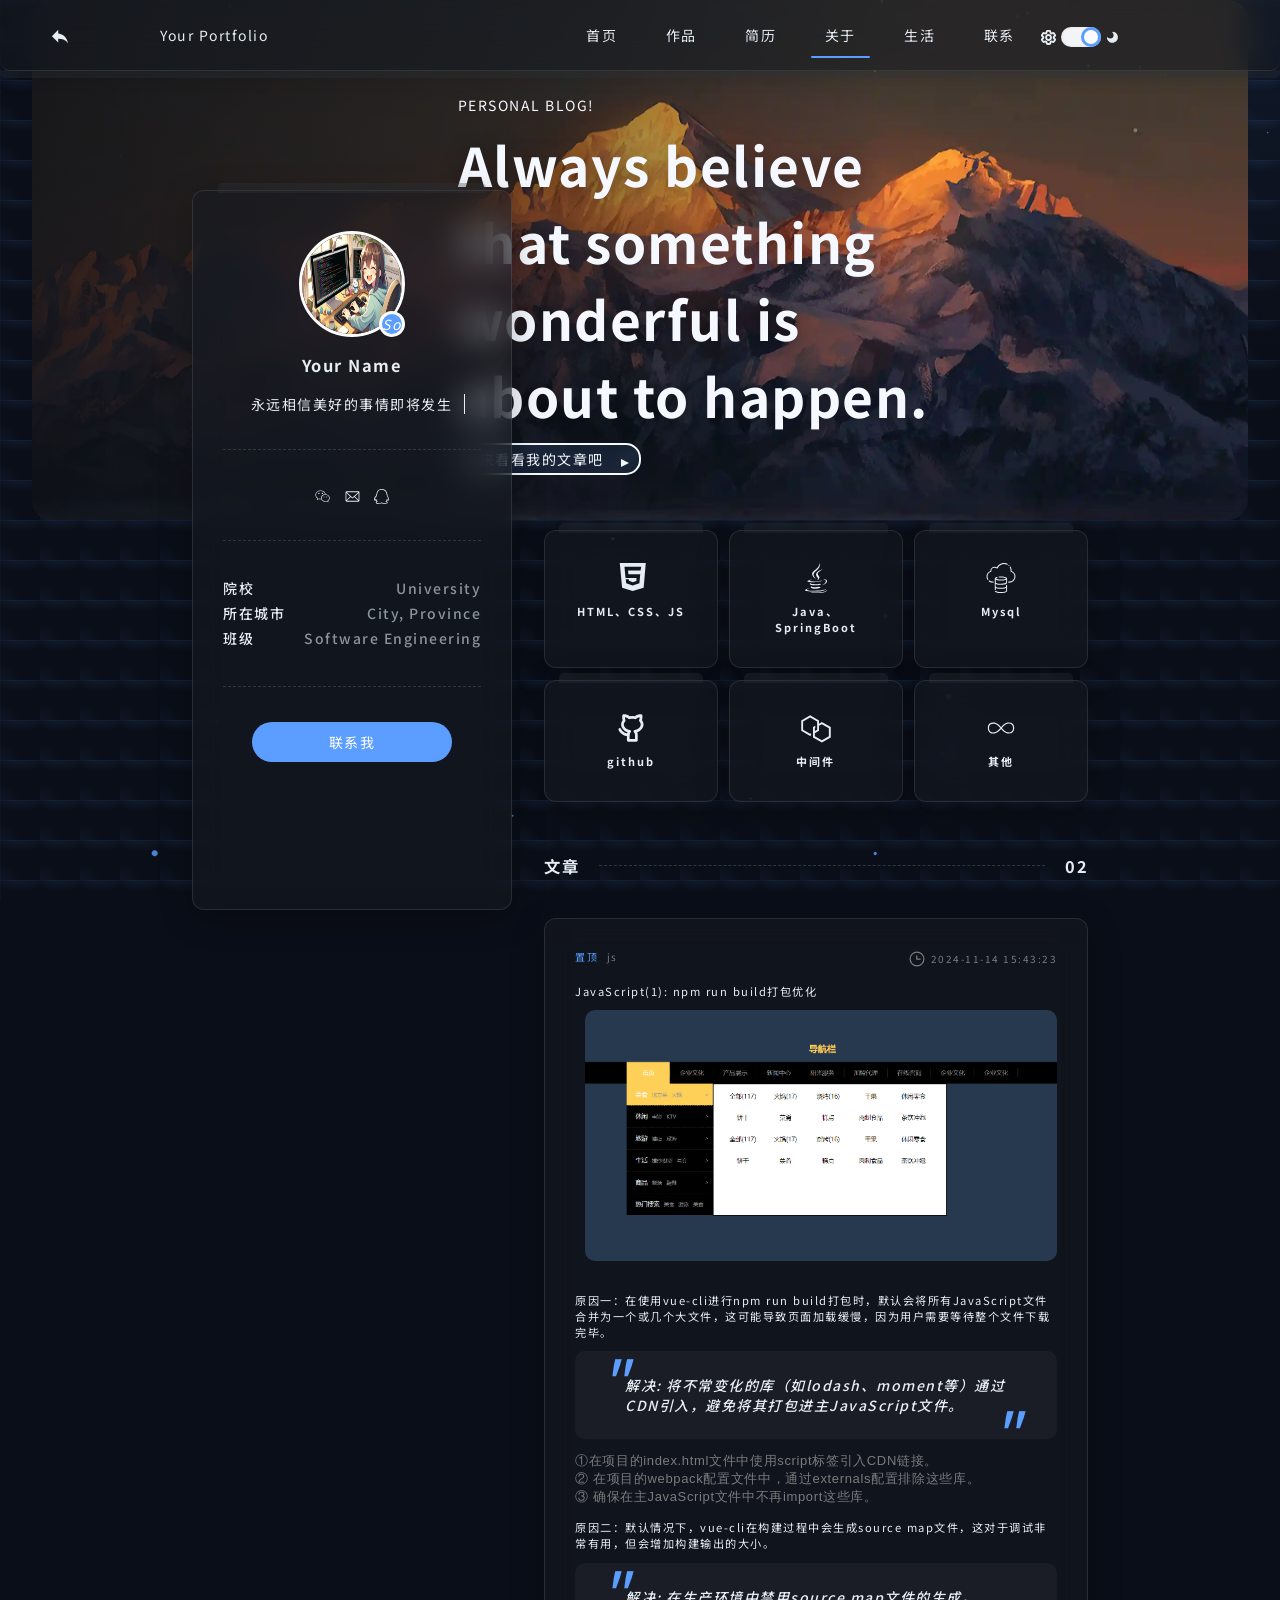
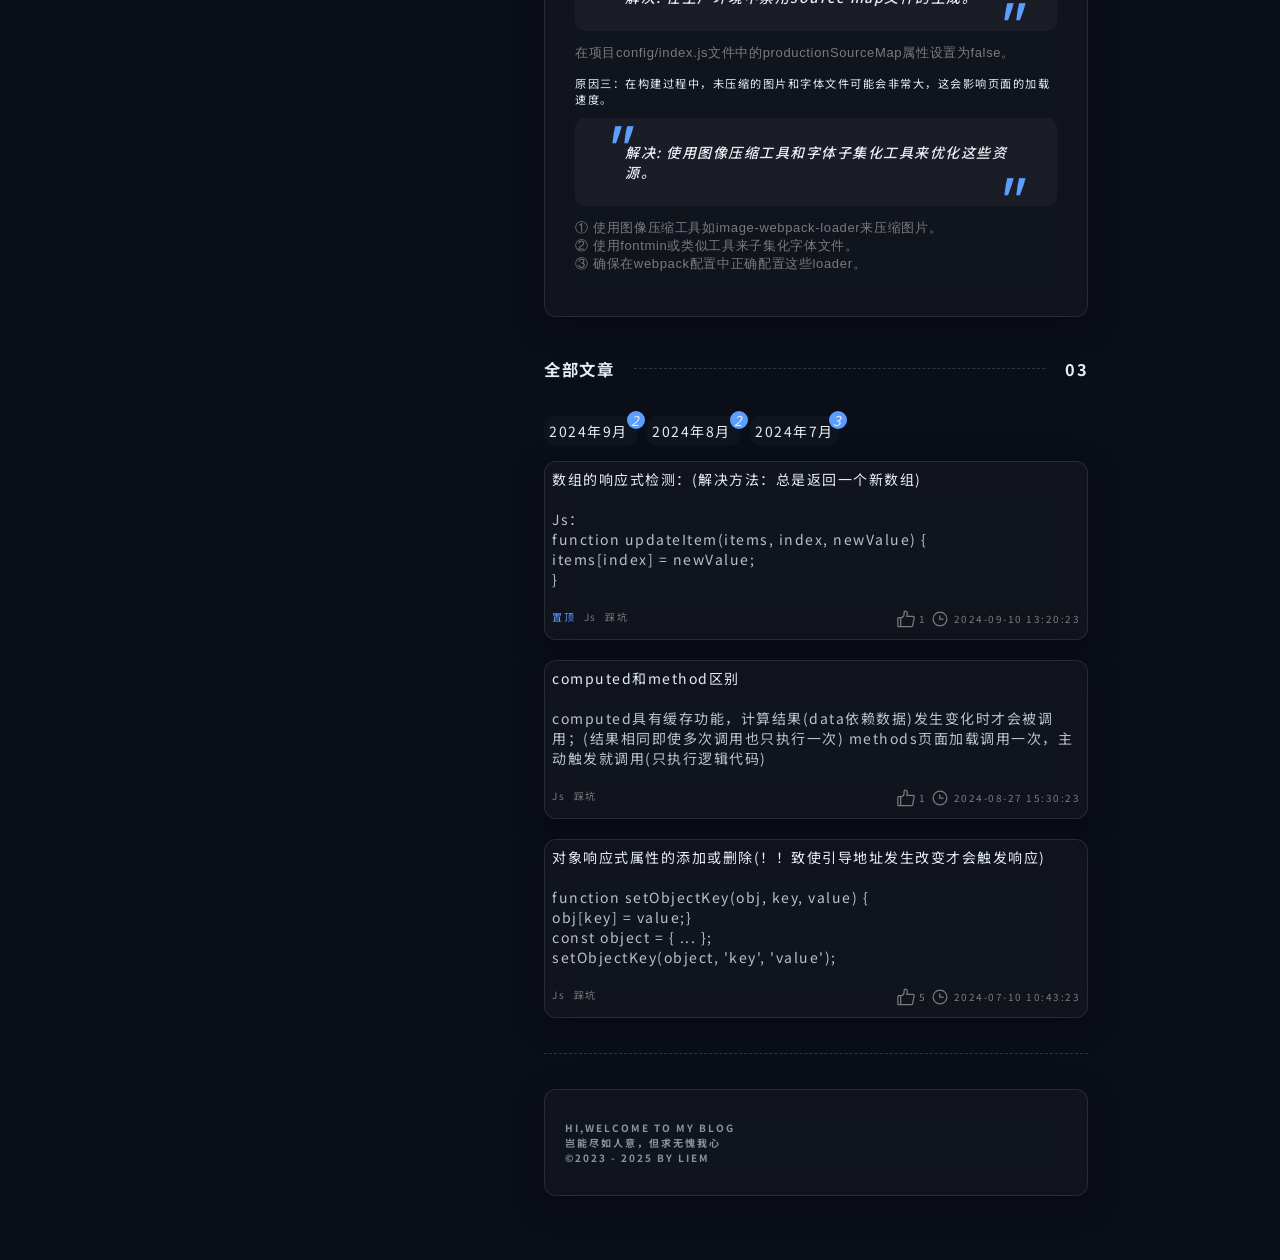
<file: blog.html>
<!DOCTYPE html>
<html lang="en">

<head>
  <meta charset="UTF-8">
  <meta http-equiv="X-UA-Compatible" content="IE=edge">
  <meta name="viewport" content="width=device-width, initial-scale=1.0">
  <title>YB的小窝</title>
  <link rel="preconnect" href="https://fonts.googleapis.com">
  <link rel="preconnect" href="https://fonts.gstatic.com" crossorigin>
  <link href="https://fonts.googleapis.com/css2?family=Noto+Sans+SC:wght@400;500;700&family=JetBrains+Mono:wght@400;500&display=swap" rel="stylesheet">
  <link rel="stylesheet" href="./css/base.css">
  <link rel="stylesheet" href="./css/blog.css">
  <script src="./js/jq.js"></script>
</head>


<body>
  <canvas class="canvas-wrap" id="triangle-lost-in-space" resize="true"></canvas>

  <!-- loadding -->
  <div class="lodding-wrap">
    <div class="loadding-div"></div>
  </div>

  <!-- 主要页面 -->
  <div class="box">

    <!-- 顶部栏 -->
    <div class="header borderafter">
      <!-- 返回按钮 -->
      <a style="position: absolute;left:50px;" href="javascript:history.back()">
        <svg t="1" class="icon" viewBox="0 0 1024 1024" version="1.1" xmlns="http://www.w3.org/2000/svg" p-id="3737"
          width="20" height="20">
          <path
            d="M98 468.9l322.8-322.8v184.4C743.6 376.7 881.9 607.3 928 837.8 812.7 676.4 651.3 602.6 420.8 602.6v189.1L98 468.9z"
            p-id="3738" fill="#254665"></path>
        </svg>
      </a>

      <div class="col">
        <span><a href="./index.html">Your Portfolio</a></span>
        <!-- 右边操作栏 -->
        <div class="header-right">
          <!-- 按钮 -->
          <div class="min_menu-wrap" id="minmenu">
            <span class="min_menu"></span>
          </div>
          <!-- 列表 -->
          <div class="menu_list">
            <!-- 栏目 -->
            <ul class="header-nav">
              <li><a href="./index.html">首页</a></li>
              <li><a href="./home.html">作品</a></li>
              <li><a href="./resume.html">简历</a></li>
              <li class="active"><a href="./blog.html">关于</a></li>
              <li><a href="./live.html">生活</a></li>
              <li><a href="./contact.html">联系</a></li>
            </ul>
            <!-- 开关灯 -->
            <span class="kaig-bottm">
              <svg t="12" class="icon" viewBox="0 0 1024 1024" version="1.1" xmlns="http://www.w3.org/2000/svg"
                p-id="2250" width="15" height="15">
                <path
                  d="M1008.535135 710.670332l-70.446388 116.386904a112.099975 112.099975 0 0 1-140.572857 43.829042l-69.422645-17.083729c-5.502624 3.1992-11.133217 6.3984-16.763809 9.341665l-18.299425 62.896276C687.335435 981.514621 639.4754 1023.744064 582.657604 1023.744064H441.764828c-56.817796 0-104.677831-42.293427-110.308423-97.703574l-18.299425-62.896276a422.166458 422.166458 0 0 1-16.827793-9.341665l-69.614597 17.083729a112.163959 112.163959 0 0 1-140.508873-43.893026L15.631361 710.542364a107.493127 107.493127 0 0 1 32.43989-144.731817L96.251206 518.910272a410.649338 410.649338 0 0 1 0-14.204448l-48.179955-46.836291a107.365159 107.365159 0 0 1-32.375906-144.731817l70.190452-116.450888a112.099975 112.099975 0 0 1 140.572857-43.893026l69.550612 17.083729c5.566608-3.1992 11.133217-6.3984 16.827794-9.341665l18.299425-62.896276C336.831061 42.229443 384.691096 0 441.508892 0H582.529636c56.817796 0 104.677831 42.293427 110.372407 97.63959l18.235441 62.704324c5.75856 3.007248 11.325169 6.142464 16.827793 9.341665l69.678581-17.083729a112.163959 112.163959 0 0 1 140.508873 43.893026l70.446388 116.514872a107.493127 107.493127 0 0 1-32.375906 144.731817l-48.179955 46.772307a414.616346 414.616346 0 0 1 0 14.204448l48.243939 46.836291c47.092227 31.928018 62.192452 94.952262 32.247938 145.115721z m-213.066733-142.23644l3.391152-31.032242a246.210447 246.210447 0 0 0 0-51.699076l-3.263184-30.904274 93.992502-91.305173-53.554612-88.553862-131.615096 32.311922-23.546113-16.059985a294.134466 294.134466 0 0 0-48.627844-26.809297l-27.513121-11.901025L568.453156 127.968008H455.649356L419.370426 252.736816l-27.705074 11.965009c-16.635841 7.166208-32.951762 16.187953-48.499875 26.745313l-23.610097 15.996001-131.487128-32.247938-53.36266 88.489878 94.056486 91.433141-3.263184 30.968258a247.874031 247.874031 0 0 0 0 51.699076l3.1992 30.904274-93.928518 91.369157 53.554612 88.489878 131.551112-32.311922 23.610097 16.059985c15.292177 10.429393 31.544114 19.451137 48.563859 26.809297l27.577106 11.965009L455.905292 895.776056h112.611848l36.342914-124.768808 27.64109-11.965009c16.699825-7.166208 32.951762-16.187953 48.563859-26.745313l23.546113-15.996001 131.423144 32.247938 53.68258-88.745814-94.184454-91.369157zM512.147232 615.846038c57.329668 0 103.846038-46.516371 103.974006-103.974006 0-57.329668-46.644339-103.974006-103.974006-103.974007S408.173225 454.542364 408.173225 511.872032 454.817564 615.846038 512.147232 615.846038z m0 127.968008c-127.968008 0-231.942014-103.910022-231.942015-231.942014 0-127.968008 103.910022-231.942014 231.942015-231.942015 127.968008 0 231.942014 103.910022 231.942014 232.133967A232.133967 232.133967 0 0 1 512.147232 743.814046z"
                  p-id="2251"></path>
              </svg>
              <!-- 开关按钮 -->
              <span class="my-radio active" id="myRadio">
                <i></i>
              </span>
              <svg t="123" class="icon" viewBox="0 0 1024 1024" version="1.1" xmlns="http://www.w3.org/2000/svg"
                p-id="3376" width="15" height="15">
                <path
                  d="M505.4 878.6c-196.7 0-358-150.9-374.9-343.1 1-18.6 16.1-33.4 34.9-33.4 10.8 0 20.5 4.8 26.9 12.4 0.2 0.3 0.5 0.1 0.5-0.7 41.6 44.2 100.5 71.9 166.1 71.9 127.1 0 230.1-103 230.1-230.1 0-66.1-28-125.1-72.6-166.8 0.1-0.1 0.5-0.1 0.3-0.3-7-6.5-11.4-15.7-11.4-26.1 0-19 14.9-34.1 33.7-35.3 192.1 17.1 342.9 178.3 342.9 375 0 208-168.5 376.5-376.5 376.5z"
                  p-id="3377"></path>
              </svg>
            </span>
          </div>
        </div>
      </div>
    </div>
    <!-- 顶部导航 -->
    <div class="navigation">
      <div class="nav-titleBox co zz">
        <!-- 占位符 -->
        <div class="co-left"></div>

        <!-- 标题 -->
        <div class="co-right">
          <span class="titleBox-tag">Personal Blog!</span>
          <h1>
            Always believe that something wonderful is about to happen.
          </h1>
          <a class="buttom navbtn" href="#next-one">来看看我的文章吧
          </a>
        </div>
      </div>
    </div>

    <!-- 个人资料 -->
    <div class="content zz">
      <!-- 占位符 -->
      <div class="co-left">
        <!-- 个人吸盘 -->
        <div class="me-card carbox borderbefore" id="mycard">
          <div class="mecar-title">
            <div class="me-image">
              <span class="status">
                <i>Software Engineer</i>
              </span>
              <img src="./img/touxiang.jpg" alt="">
            </div>
            <h3>Your Name</h3>
            <p class="me-hover">
              <span>永远相信美好的事情即将发生</span>
            </p>
          </div>
          <div class="borderbotm"></div>
          <div class="lianxi-list">
            <a title="wx:t1y1b24">
              <svg t="1234" class="icon" viewBox="0 0 1024 1024" version="1.1" xmlns="http://www.w3.org/2000/svg"
                p-id="14861" width="15" height="15">
                <path
                  d="M506.942 345.921c25.259 0 42.134-16.916 42.134-42.107 0-25.477-16.848-41.956-42.134-41.956-25.299 0-50.668 16.48-50.668 41.956 0.028 25.204 25.409 42.107 50.668 42.107l0 0zM506.942 345.921zM271.257 261.857c-25.259 0-50.79 16.48-50.79 41.956 0 25.19 25.532 42.107 50.79 42.107 25.163 0 42.012-16.916 42.012-42.107-0.014-25.477-16.834-41.956-42.012-41.956l0 0zM271.257 261.857zM1010.654 615.492c0-133.202-123.563-246.702-275.237-258.512 0.205-1.652 0.301-3.373-0.068-5.092-30.406-141.79-182.886-248.695-354.7-248.695-194.15 0-352.119 135.387-352.119 301.793 0 89.279 45.574 169.725 131.946 233.158l-30.106 90.508c-1.939 5.885-0.177 12.37 4.506 16.452 2.853 2.458 6.445 3.741 10.076 3.741 2.335 0 4.697-0.546 6.867-1.625l113.036-56.565 13.926 2.827c34.802 7.154 64.853 13.353 101.868 13.353 10.895 0 40.878-3.987 43.404-7.182 40.755 101.99 153.094 175.61 285.273 175.61 33.86 0 68.13-8.164 98.891-15.866l87.136 47.636c2.307 1.257 4.847 1.911 7.359 1.911 3.441 0 6.881-1.161 9.639-3.413 4.847-3.932 6.841-10.404 5.038-16.33l-22.255-74.001c74.602-58.955 115.521-129.488 115.521-199.708l0 0zM409.798 665.75c-9.626 0.833-19.388 1.243-29.082 1.243-32.686 0-60.334-5.652-92.31-12.26l-18.582-3.755c-3.195-0.683-6.567-0.245-9.503 1.269l-81.687 40.892 21.231-63.775c2.076-6.24-0.205-13.053-5.57-16.821-82.07-57.207-123.659-126.894-123.659-207.093 0-144.179 139.087-261.516 310.067-261.516 151.142 0 284.959 91.955 312.579 214.261-158.475 2.076-286.706 113.487-286.706 250.32 0 19.893 3.018 39.171 8.11 57.767-1.542-0.382-3.168-0.683-4.887-0.532l0 0zM860.371 788.699c-4.875 3.673-6.935 10.007-5.188 15.852l13.804 45.903-56.647-30.993c-2.157-1.188-4.588-1.803-7.004-1.803-1.188 0-2.389 0.15-3.564 0.464-30.379 7.674-61.822 15.593-92.433 15.593-142.186 0-257.857-97.717-257.857-217.811 0-120.095 115.658-217.771 257.857-217.771 139.469 0 257.325 99.724 257.325 217.771 0 59.87-37.738 121.255-106.291 172.797l0 0zM868.181 797.178zM616.454 506.006c-16.848 0-33.696 16.971-33.696 33.792 0 16.944 16.848 33.669 33.696 33.669 25.313 0 42.038-16.725 42.038-33.669 0-16.848-16.725-33.792-42.038-33.792l0 0zM616.454 506.006zM801.58 506.006c-16.603 0-33.451 16.971-33.451 33.792 0 16.944 16.848 33.669 33.451 33.669 25.231 0 42.257-16.725 42.257-33.669 0-16.848-16.998-33.792-42.257-33.792l0 0zM801.58 506.006z"
                  p-id="14862"></path>
              </svg>
            </a>
            <a title="email:your-email@example.com" href="Mailto:your-email@example.com?Subject=邮箱标题&amp;Body=邮箱内容！">
              <svg t="12345" class="icon" viewBox="0 0 1024 1024" version="1.1" xmlns="http://www.w3.org/2000/svg"
                p-id="17271" width="15" height="15">
                <path
                  d="M983.899806 785.385782V224.886223h0.180631l-0.180631-4.696419c-0.180632-5.238314-0.722526-10.476627-1.806315-15.714941-2.890104-25.469042-21.675781-44.977245-45.519139-47.686717H122.287529c-11.741048 0-23.482096 1.625684-34.861881 5.238314-30.346093 10.295996-50.757453 40.100194-50.576821 74.058917v534.849885c-0.361263 21.314518 5.780208 42.087141 17.701887 59.789028l0.361263 0.722526 5.418946 3.973893c18.243782 21.856412 44.977245 34.319986 73.517022 34.500618H904.421944c37.751984 0 70.265655-27.094726 79.477862-66.291763l0.180631-0.541894c0.361263-5.96084 0.361263-11.741048-0.180631-17.701888zM390.16405 547.494091l55.453872 49.854295 43.893456 40.100194c5.418945 5.96084 13.005468 9.57347 21.133886 9.57347 7.947786 0 15.534309-3.431999 21.133886-9.57347l101.153642-91.941436 272.753572 263.721997H126.622685L390.16405 547.494091z m120.119951 30.346092L111.449638 216.03528H115.604163c214.409596-0.903158 703.559711-2.890104 793.875463-0.361263l-399.195625 362.166166z m165.458458-69.72376l251.619686-227.956959v474.518963L675.742459 508.116423z m-328.568707 0.180631L93.205856 760.278003V278.895043l253.967896 229.402011z"
                  p-id="17272"></path>
              </svg>
            </a>
            <a title="QQ:your-qq-number">
              <svg t="123456" class="icon" viewBox="0 0 1024 1024" version="1.1" xmlns="http://www.w3.org/2000/svg"
                p-id="18277" width="15" height="15">
                <path
                  d="M537.576602 0c345.434577 0 362.285044 329.787714 362.285044 329.787714 52.356809 69.207276 24.072096 131.794725 24.072096 131.794725 168.504671 264.793055 59.578437 341.22196 29.488318 346.638181-29.488318 5.416222-58.374833-32.49733-58.374833-32.49733s-9.628838 37.913551-33.700934 58.374833c87.86315 40.922563 72.216288 92.075767 72.216288 92.075767s-18.655874 154.061414-383.94993 56.569425l-31.293725-5.416222c-350.248996 126.378504-393.578768-43.931575-393.578768-43.931575s-14.443258-71.012683 53.560413-97.491989c-39.718958-24.072096-53.560413-75.2253-53.560413-75.2253s-35.506341 57.77303-81.845126 36.709946C-3.443754 775.723291-31.728467 587.359141 143.997834 451.351799c0 0-25.275701-80.641521 32.49733-128.785713C176.495163 322.566085 192.142025 0 537.576602 0L537.576602 0 537.576602 0zM230.055576 341.22196C153.626672 406.216619 204.779876 471.211278 204.779876 471.211278 36.275204 574.72129 66.365324 742.022357 66.365324 742.022357s27.081108-13.239653 45.736982-52.356809c19.257677-39.117156 48.745994 6.619826 48.745994 6.619826s18.655874 89.066755 74.623497 123.971294c56.569425 34.904539-2.40721 57.171228-2.40721 57.171228s-61.985647 0.601802-56.569425 43.329773c5.416222 42.126168 205.81642 95.084779 325.575097 1.203605l63.791054 8.425234c209.427235 72.81809 312.937247 4.814419 319.557073-8.425234 6.619826-13.239653-31.895527-38.515353-67.401869-53.560413-35.506341-15.04506-44.533377-30.691922-13.239653-51.153204 31.293725-21.063084 43.931575-62.587449 61.985647-105.31542 18.054072-42.72797 45.736982-21.664886 49.347797-9.628838 3.610814 12.036048 29.488318 52.356809 29.488318 52.356809s68.003671-72.216288-73.419893-285.856139c0 0 30.691922-63.791054-21.063084-116.147863 0 0-12.63785-300.299397-320.158876-300.299397C224.639355 52.356809 230.055576 341.22196 230.055576 341.22196L230.055576 341.22196 230.055576 341.22196z"
                  p-id="18278"></path>
              </svg>
            </a>
          </div>
          <div class="borderbotm"></div>
          <div class="mecar-bottm">
            <div>
              <span class="mecarbottm-key">院校</span>
              <span class="mecarbottm-value">University</span>
            </div>
            <div>
              <span class="mecarbottm-key">所在城市</span>
              <span class="mecarbottm-value">City, Province</span>
            </div>
            <div>
              <span class="mecarbottm-key">班级</span>
              <span class="mecarbottm-value">Software Engineering</span>
            </div>

          </div>
          <div class="borderbotm"></div>
          <div class="buttom-box ">
            <a class="button" href="Mailto:your-email@example.com?Subject=邮箱标题&amp;Body=邮箱内容！">联系我</a>
          </div>
        </div>
      </div>
      <!-- 主要内容部分 -->
      <div class="co-right" id="next-one">
        <div class="content-li li1">
          <div class="li1-box borderbefore">
            <svg t="1663164259401" class="icon" viewBox="0 0 1024 1024" version="1.1" xmlns="http://www.w3.org/2000/svg"
              p-id="1936" width="30" height="30">
              <path
                d="M128 0l888.832 0-72.704 843.776-376.832 115.712-358.4-115.712zM839.68 254.976l21.504-128-572.416-1.024 36.864 384 372.736 0 0 100.352-124.928 44.032-130.048-46.08-8.192-54.272-102.4 1.024 15.36 135.168 219.136 76.8 230.4-72.704 29.696-309.248-405.504 0-10.24-130.048 428.032 0z"
                p-id="1937"></path>
            </svg>
            <p>HTML、CSS、JS</p>
          </div>
          <div class="li1-box borderbefore">
            <svg t="1663164308088" class="icon" viewBox="0 0 1024 1024" version="1.1" xmlns="http://www.w3.org/2000/svg"
              p-id="2882" width="30" height="30">
              <path
                d="M377.642667 791.893333s-39.125333 22.784 27.861333 30.464c81.152 9.301333 122.624 7.978667 212.010667-9.002666 0 0 23.552 14.762667 56.362666 27.562666-200.490667 85.888-453.674667-5.034667-296.234666-49.024m-24.533334-112.085333s-43.861333 32.469333 23.125334 39.424c86.698667 8.917333 155.136 9.685333 273.621333-13.141333 0 0 16.384 16.597333 42.112 25.685333-242.304 70.869333-512.298667 5.546667-338.858667-51.968m206.506667-190.208c49.408 56.874667-12.970667 108.074667-12.970667 108.074667s125.397333-64.768 67.797334-145.834667c-53.802667-75.605333-95.061333-113.152 128.298666-242.688 0-0.042667-350.549333 87.509333-183.125333 280.448m265.130667 385.237333s28.970667 23.850667-31.872 42.282667c-115.712 35.072-481.621333 45.610667-583.210667 1.408-36.522667-15.914667 32-37.973333 53.504-42.581333 22.485333-4.864 35.328-3.968 35.328-3.968-40.661333-28.629333-262.656 56.192-112.768 80.512 408.746667 66.261333 745.045333-29.866667 639.018667-77.653334M396.458667 563.626667s-186.112 44.202667-65.877334 60.245333c50.730667 6.784 151.936 5.248 246.186667-2.645333 77.056-6.485333 154.368-20.352 154.368-20.352s-27.178667 11.605333-46.848 25.045333c-188.970667 49.706667-554.069333 26.581333-448.938667-24.234667 88.832-42.922667 161.109333-38.058667 161.109334-38.058666m333.824 186.624c192.128-99.84 103.296-195.797333 41.301333-182.826667-15.146667 3.157333-21.973333 5.888-21.973333 5.888s5.632-8.832 16.426666-12.672c122.666667-43.136 217.002667 127.189333-39.594666 194.645333 0-0.042667 2.986667-2.645333 3.84-5.034666M614.442667 0s106.410667 106.410667-100.906667 270.08c-166.229333 131.285333-37.888 206.165333-0.042667 291.669333-97.024-87.594667-168.234667-164.608-120.490666-236.330666 70.144-105.344 264.405333-156.373333 221.44-325.418667M415.317333 1020.757333c184.405333 11.818667 467.584-6.528 474.282667-93.781333 0 0-12.885333 33.066667-152.405333 59.349333-157.354667 29.610667-351.530667 26.154667-466.645334 7.168 0-0.042667 23.594667 19.498667 144.768 27.264"
                p-id="2883"></path>
            </svg>
            <p>Java、SpringBoot</p>
          </div>
          <div class="li1-box borderbefore">
            <svg t="1663164338148" class="icon" viewBox="0 0 1024 1024" version="1.1" xmlns="http://www.w3.org/2000/svg"
              p-id="3834" width="30" height="30">
              <path
                d="M246.744812 635.667692h-14.572307a183.138462 183.138462 0 0 1-109.883077-36.233846 18.510769 18.510769 0 0 0-24.812308 3.544616H95.901735a17.329231 17.329231 0 0 0 3.544616 24.418461A215.433846 215.433846 0 0 0 232.172505 669.538462h14.572307a17.723077 17.723077 0 1 0 0-35.052308zM781.981735 102.793846a17.329231 17.329231 0 0 0 12.996923-5.513846 16.147692 16.147692 0 0 0 4.726154-12.603077 16.147692 16.147692 0 0 0-5.513846-12.209231 18.116923 18.116923 0 0 0-24.812308 0 16.541538 16.541538 0 0 0-4.726153 11.815385 17.723077 17.723077 0 0 0 17.32923 18.510769zM873.747889 270.572308V256a250.486154 250.486154 0 0 0-33.083077-124.455385 17.723077 17.723077 0 0 0-24.024615-6.301538 17.329231 17.329231 0 0 0-6.301539 24.024615 215.433846 215.433846 0 0 1 28.356924 106.732308 169.353846 169.353846 0 0 1 0 24.418462 16.935385 16.935385 0 0 0 12.20923 18.510769 174.08 174.08 0 0 1 120.91077 163.446154 177.230769 177.230769 0 0 1-179.593847 173.292307h-14.572307a17.723077 17.723077 0 1 0 0 35.052308h14.572307a211.889231 211.889231 0 0 0 214.646154-208.344615 207.163077 207.163077 0 0 0-133.12-191.803077zM732.750966 29.144615a272.147692 272.147692 0 0 0-265.846154 11.815385A258.363077 258.363077 0 0 0 371.594043 146.116923a150.843077 150.843077 0 0 0-73.649231-18.904615 147.298462 147.298462 0 0 0-149.267692 143.36A207.556923 207.556923 0 0 0 17.132505 462.375385a202.830769 202.830769 0 0 0 31.901538 109.48923 18.116923 18.116923 0 0 0 14.966154 7.876923 17.329231 17.329231 0 0 0 9.452308-2.756923 15.753846 15.753846 0 0 0 7.483077-11.027692 15.36 15.36 0 0 0-2.363077-14.572308 170.535385 170.535385 0 0 1-25.993847-90.584615 174.08 174.08 0 0 1 118.153847-163.052308 17.329231 17.329231 0 0 0 12.20923-18.116923 82.313846 82.313846 0 0 1 0-9.452307 111.852308 111.852308 0 0 1 115.003077-107.913847 118.153846 118.153846 0 0 1 70.498462 24.024616 18.904615 18.904615 0 0 0 15.753846 3.150769 19.692308 19.692308 0 0 0 11.815385-10.633846 233.156923 233.156923 0 0 1 320.590769-118.153846 17.723077 17.723077 0 0 0 16.147692-31.507693zM511.409428 459.224615a630.153846 630.153846 0 0 0-67.741539 3.15077 17.329231 17.329231 0 0 0-15.753846 19.298461 17.723077 17.723077 0 0 0 19.298462 15.753846c20.48-1.969231 42.141538-3.150769 64.196923-3.150769 106.732308 0 171.716923 23.630769 176.836923 34.658462-5.12 12.603077-70.104615 35.84-176.836923 35.84s-170.929231-23.236923-176.443077-34.264616c0-2.756923 12.209231-12.603077 45.292307-21.267692a17.723077 17.723077 0 0 0 12.603077-21.661539 18.116923 18.116923 0 0 0-21.267692-12.996923c-47.655385 12.603077-71.68 31.113846-71.68 55.138462v370.609231a17.723077 17.723077 0 0 0 17.723077 17.723077 17.723077 17.723077 0 0 0 17.723077-17.723077v-46.08a472.615385 472.615385 0 0 0 176.443077 28.356923 474.978462 474.978462 0 0 0 174.867692-28.356923v98.461538c-5.12 12.603077-70.104615 35.84-176.836923 35.84-89.796923 0-157.538462-16.935385-174.08-33.083077a17.723077 17.723077 0 0 0-25.206154 0 17.723077 17.723077 0 0 0 0 24.812308c27.963077 25.993846 105.944615 42.535385 196.923077 42.535385 78.769231 0 211.889231-14.966154 211.889231-70.498462v-192.984615a17.723077 17.723077 0 0 0-17.723077-17.723077 17.723077 17.723077 0 0 0-17.723077 17.723077v51.987692c-5.12 12.603077-70.104615 36.233846-176.836923 36.233846s-171.716923-23.630769-176.443077-35.446154V712.861538a472.615385 472.615385 0 0 0 176.443077 28.75077c78.769231 0 211.889231-14.966154 211.889231-70.892308v-140.996923c4.332308-57.107692-128.787692-70.498462-207.556923-70.498462z m0 246.941539c-106.732308 0-171.716923-23.236923-176.443077-35.446154v-99.249231a465.526154 465.526154 0 0 0 176.443077 28.750769 467.495385 467.495385 0 0 0 175.261538-28.750769V669.538462c-3.544615 13.390769-68.529231 36.627692-175.261538 36.627692z"
                fill="#333333" p-id="3835"></path>
            </svg>
            <p>Mysql</p>
          </div>
          <div class="li1-box borderbefore">
            <svg t="1663164362075" class="icon" viewBox="0 0 1024 1024" version="1.1" xmlns="http://www.w3.org/2000/svg"
              p-id="4757" width="30" height="30">
              <path
                d="M695.765333 981.333333h-276.053333c-26.794667 0-47.317333-21.077333-47.317333-48.64V739.84c0-29.184 6.314667-56.746667 17.365333-81.066667-129.365333-48.64-214.528-150.784-214.528-264.277333 0-53.504 17.365333-103.765333 50.474667-147.498667-12.629333-42.154667-15.786667-95.658667-12.629334-157.269333C216.234667 62.122667 236.8 42.666667 261.973333 42.666667c14.208 0 134.101333 1.621333 203.52 64.853333a504.448 504.448 0 0 1 184.533334 0C717.866667 44.288 837.717333 42.666667 853.504 42.666667c25.216 0 45.738667 19.456 47.317333 45.397333 4.693333 61.610667 0 115.114667-12.629333 157.269333C921.301333 290.688 938.666667 340.906667 938.666667 392.832c0 113.493333-85.162667 215.637333-214.528 264.277333a207.786667 207.786667 0 0 1 17.365333 81.066667v192.896c1.578667 27.562667-20.48 50.261333-45.738667 50.261333z m-228.693333-97.28h181.333333V739.84c0-27.562667-12.586667-53.504-33.109333-71.338667-14.165333-11.349333-20.48-30.805333-15.786667-50.261333 4.778667-17.834667 18.944-32.426667 36.309334-35.669333 123.050667-24.32 208.213333-102.144 208.213333-189.696 0-47.018667-25.258667-82.688-45.738667-105.386667-14.208-14.549333-17.365333-35.626667-7.893333-55.082667 6.314667-12.970667 15.786667-40.533333 15.786667-89.173333-39.466667 6.485333-85.205333 19.456-102.528 45.397333-11.093333 16.213333-31.573333 24.32-50.474667 19.456a393.045333 393.045333 0 0 0-194.005333 0c-18.944 4.864-37.888-3.242667-50.474667-19.456-17.365333-25.941333-63.146667-38.912-102.528-45.397333 1.578667 48.64 9.429333 76.202667 15.786667 89.173333 7.850667 17.834667 4.693333 40.533333-7.936 55.082667-20.48 22.698667-45.738667 58.368-45.738667 105.386667 0 87.552 85.205333 163.754667 208.213333 189.696 17.365333 3.242667 31.573333 17.834667 36.266667 35.669333 4.736 17.834667-1.578667 37.290667-15.786667 50.261333a95.104 95.104 0 0 0-33.109333 71.296v144.298667h3.157333z"
                p-id="4758"></path>
              <path
                d="M403.968 788.394667c-212.949333 0-309.162667-194.56-313.898667-202.666667-11.050667-24.32-1.578667-53.461333 20.48-64.810667 23.68-11.349333 52.053333-1.621333 63.146667 21.077334 3.114667 6.485333 80.426667 157.269333 241.28 149.162666 26.837333-1.621333 48.896 19.456 48.896 46.976 1.578667 27.562667-18.901333 50.261333-45.738667 50.261334h-14.165333z"
                p-id="4759"></path>
            </svg>
            <p>github</p>
          </div>
          <div class="li1-box borderbefore">
            <svg t="1663164383323" class="icon" viewBox="0 0 1024 1024" version="1.1" xmlns="http://www.w3.org/2000/svg"
              p-id="5574" width="30" height="30">
              <path
                d="M711.68 306.688l-97.28 56.32V256L311.296 80.896 7.68 256v350.208l303.616 175.104 33.28-19.456v-73.728l-33.28 19.456-239.616-138.24v-276.48l239.616-138.24 239.616 138.24V568.832L472.576 614.4v-95.744l14.336-8.192V436.736l-78.336 45.056v350.208l303.616 175.104 303.616-175.104V481.792L711.68 306.688z m239.616 488.448l-239.616 138.24-239.616-138.24v-106.496l142.336-81.92V436.736l97.28-56.32 239.616 138.24v276.48z"
                p-id="5575"></path>
            </svg>
            <p>中间件</p>
          </div>
          <div class="li1-box borderbefore">
            <svg t="1663164411953" class="icon" viewBox="0 0 1024 1024" version="1.1" xmlns="http://www.w3.org/2000/svg"
              p-id="6509" width="30" height="30">
              <path
                d="M781.041526 702.256158c-16.83134 0-34.491559-1.680269-52.873208-5.064342-85.793992-15.801894-151.311171-82.962503-213.415624-152.277172-62.652945 69.642127-129.096217 136.478348-217.570247 152.294568-70.713528 12.640901-130.713041 0.388856-173.508729-35.43607-40.167838-33.624818-61.400419-85.202521-61.400419-149.156088 0-64.520479 21.726837-116.567879 62.833047-150.514015 43.171242-35.655058 102.770642-47.420009 172.33909-34.026978 87.798649 16.901948 154.213267 86.10303 217.33284 156.718321 62.184271-69.613474 127.35148-138.577149 212.878388-156.647713l0 0c67.512626-14.261818 128.272455-3.003404 171.080423 31.705096 41.557488 33.694403 64.444754 87.947028 64.444754 152.765289 0 64.296375-21.394263 116.095112-61.869093 149.797701C869.62198 688.800705 828.659033 702.256158 781.041526 702.256158zM541.569456 514.873444c60.654428 67.89125 119.423927 129.252783 193.847963 142.959969 58.313104 10.744715 106.824981 1.688455 140.287093-26.172079 31.04711-25.853831 47.458895-67.01837 47.458895-119.045303 0-53.279461-17.161868-95.356788-49.629327-121.68134-33.737382-27.353998-81.32112-35.529191-137.603984-23.635303C661.437497 383.037836 602.76112 446.251553 541.569456 514.873444zM243.962338 362.741581c-37.352723 0-69.124334 10.190083-93.373621 30.216185-31.596625 26.093285-48.296983 67.471694-48.296983 119.659287 0 51.728128 16.276708 92.695169 47.070039 118.471229 33.419134 27.975145 82.102926 37.217646 140.779304 26.728758 77.165474-13.795191 136.761803-74.853825 197.828624-142.966109C426.068885 445.440072 366.364085 382.095371 289.87911 367.369995 273.809109 364.277564 258.462586 362.741581 243.962338 362.741581z"
                p-id="6510"></path>
            </svg>
            <p>其他</p>
          </div>
        </div>

        <div class="content-li li2">
          <h3>
            <span>文章
            </span>
            <div class="borderbotm"></div>
            <span>02</span>
          </h3>
          <div class="li2-box carbox">
            <div class="address-wrap">
              <div class="address-left">
                <span class="zd">置顶</span>
                <span>js</span>
              </div>
              <div class="address-right">
                <svg t="1663149212139" class="icon" viewBox="0 0 1024 1024" version="1.1"
                  xmlns="http://www.w3.org/2000/svg" p-id="1979" width="20" height="20">
                  <path
                    d="M192 512a320 320 0 1 1 640 0 320 320 0 0 1-640 0zM512 128a384 384 0 1 0 0 768 384 384 0 0 0 0-768z m21.333333 224a32 32 0 0 0-64 0V554.666667h202.666667a32 32 0 0 0 0-64H533.333333V352z"
                    fill="#222222" p-id="1980"></path>
                </svg>
                <span>2024-11-14 15:43:23</span>
              </div>
            </div>

            <p>JavaScript(1): npm run build打包优化</p>
            <div class="text-img">
              <img src="./img/project/daohanglan.png" alt="">
            </div>
            <p>原因一：在使用vue-cli进行npm run build打包时，默认会将所有JavaScript文件合并为一个或几个大文件，这可能导致页面加载缓慢，因为用户需要等待整个文件下载完毕。</p>
            <div class="text-block">
              <blockquote>
                解决: 将不常变化的库（如lodash、moment等）通过CDN引入，避免将其打包进主JavaScript文件。
              </blockquote>
            </div>
            <p class="text-hover">
              ①在项目的index.html文件中使用script标签引入CDN链接。 <br>
              ② 在项目的webpack配置文件中，通过externals配置排除这些库。 <br>
              ③ 确保在主JavaScript文件中不再import这些库。
            </p>


            <p>原因二：默认情况下，vue-cli在构建过程中会生成source map文件，这对于调试非常有用，但会增加构建输出的大小。</p>
            <div class="text-block">
              <blockquote>
                解决: 在生产环境中禁用source map文件的生成。
              </blockquote>
            </div>
            <p class="text-hover">
              在项目config/index.js文件中的productionSourceMap属性设置为false。
            </p>
            <p>原因三：在构建过程中，未压缩的图片和字体文件可能会非常大，这会影响页面的加载速度。</p>
            <div class="text-block">
              <blockquote>
                解决: 使用图像压缩工具和字体子集化工具来优化这些资源。
              </blockquote>
            </div>
            <p class="text-hover">
              ① 使用图像压缩工具如image-webpack-loader来压缩图片。 <br>
              ② 使用fontmin或类似工具来子集化字体文件。 <br>
              ③ 确保在webpack配置中正确配置这些loader。
            </p>


          </div>
        </div>

        <div class="content-li li3">
          <h3>
            <span>全部文章</span>
            <div class="borderbotm"></div>
            <span>03</span>
          </h3>

          <div class="time-tags-wrap">
            <span>2024年9月 <i>2</i></span>
            <span>2024年8月 <i>2</i></span>
            <span>2024年7月 <i>3</i></span>
          </div>
          <div class="carbox li3-box">
            <a>数组的响应式检测：(解决方法：总是返回一个新数组)</a>
            <p>Js：<br/>
              function updateItem(items, index, newValue) {<br/>
                items[index] = newValue;<br/>
            }<br/>
          </p>
            <div class="address-wrap">
              <div class="address-left">
                <span class="zd">置顶</span>
                <span>Js</span>
                <span>踩坑</span>
              </div>
              <div class="address-right">
                <span>
                  <svg t="1663167559418" class="icon" viewBox="0 0 1024 1024" version="1.1"
                    xmlns="http://www.w3.org/2000/svg" p-id="8282" width="20" height="20">
                    <path
                      d="M857.28 344.992h-264.832c12.576-44.256 18.944-83.584 18.944-118.208 0-78.56-71.808-153.792-140.544-143.808-60.608 8.8-89.536 59.904-89.536 125.536v59.296c0 76.064-58.208 140.928-132.224 148.064l-117.728-0.192A67.36 67.36 0 0 0 64 483.04V872c0 37.216 30.144 67.36 67.36 67.36h652.192a102.72 102.72 0 0 0 100.928-83.584l73.728-388.96a102.72 102.72 0 0 0-100.928-121.824zM128 872V483.04c0-1.856 1.504-3.36 3.36-3.36H208v395.68H131.36A3.36 3.36 0 0 1 128 872z m767.328-417.088l-73.728 388.96a38.72 38.72 0 0 1-38.048 31.488H272V476.864a213.312 213.312 0 0 0 173.312-209.088V208.512c0-37.568 12.064-58.912 34.72-62.176 27.04-3.936 67.36 38.336 67.36 80.48 0 37.312-9.504 84-28.864 139.712a32 32 0 0 0 30.24 42.496h308.512a38.72 38.72 0 0 1 38.048 45.888z"
                      p-id="8283"></path>
                  </svg>
                  1
                </span>

                <svg t="1663149212139" class="icon" viewBox="0 0 1024 1024" version="1.1"
                  xmlns="http://www.w3.org/2000/svg" p-id="1979" width="20" height="20">
                  <path
                    d="M192 512a320 320 0 1 1 640 0 320 320 0 0 1-640 0zM512 128a384 384 0 1 0 0 768 384 384 0 0 0 0-768z m21.333333 224a32 32 0 0 0-64 0V554.666667h202.666667a32 32 0 0 0 0-64H533.333333V352z"
                    fill="#222222" p-id="1980"></path>
                </svg>
                <span>2024-09-10 13:20:23</span>
              </div>
            </div>
          </div>
          <div class="carbox li3-box">
            <a>computed和method区别</a>
            <p>computed具有缓存功能，计算结果(data依赖数据)发生变化时才会被调用；(结果相同即使多次调用也只执行一次)
              methods页面加载调用一次，主动触发就调用(只执行逻辑代码)
            </p>
            <div class="address-wrap">
              <div class="address-left">
                <span>Js</span>
                <span>踩坑</span>
              </div>
              <div class="address-right">
                <span>
                  <svg t="1663167559418" class="icon" viewBox="0 0 1024 1024" version="1.1"
                    xmlns="http://www.w3.org/2000/svg" p-id="8282" width="20" height="20">
                    <path
                      d="M857.28 344.992h-264.832c12.576-44.256 18.944-83.584 18.944-118.208 0-78.56-71.808-153.792-140.544-143.808-60.608 8.8-89.536 59.904-89.536 125.536v59.296c0 76.064-58.208 140.928-132.224 148.064l-117.728-0.192A67.36 67.36 0 0 0 64 483.04V872c0 37.216 30.144 67.36 67.36 67.36h652.192a102.72 102.72 0 0 0 100.928-83.584l73.728-388.96a102.72 102.72 0 0 0-100.928-121.824zM128 872V483.04c0-1.856 1.504-3.36 3.36-3.36H208v395.68H131.36A3.36 3.36 0 0 1 128 872z m767.328-417.088l-73.728 388.96a38.72 38.72 0 0 1-38.048 31.488H272V476.864a213.312 213.312 0 0 0 173.312-209.088V208.512c0-37.568 12.064-58.912 34.72-62.176 27.04-3.936 67.36 38.336 67.36 80.48 0 37.312-9.504 84-28.864 139.712a32 32 0 0 0 30.24 42.496h308.512a38.72 38.72 0 0 1 38.048 45.888z"
                      p-id="8283"></path>
                  </svg>
                  1
                </span>

                <svg t="1663149212139" class="icon" viewBox="0 0 1024 1024" version="1.1"
                  xmlns="http://www.w3.org/2000/svg" p-id="1979" width="20" height="20">
                  <path
                    d="M192 512a320 320 0 1 1 640 0 320 320 0 0 1-640 0zM512 128a384 384 0 1 0 0 768 384 384 0 0 0 0-768z m21.333333 224a32 32 0 0 0-64 0V554.666667h202.666667a32 32 0 0 0 0-64H533.333333V352z"
                    fill="#222222" p-id="1980"></path>
                </svg>
                <span>2024-08-27 15:30:23</span>
              </div>
            </div>
          </div>
          <div class="carbox li3-box">
            <a>对象响应式属性的添加或删除(！！致使引导地址发生改变才会触发响应)</a>
            <p>
              function setObjectKey(obj, key, value) {<br>
                obj[key] = value;} <br>
                const object = { ... };<br>
                setObjectKey(object, 'key', 'value');<br>
            </p>
            <div class="address-wrap">
              <div class="address-left">
                <span>Js</span>
                <span>踩坑</span>
              </div>
              <div class="address-right">
                <span>
                  <svg t="1663167559418" class="icon" viewBox="0 0 1024 1024" version="1.1"
                    xmlns="http://www.w3.org/2000/svg" p-id="8282" width="20" height="20">
                    <path
                      d="M857.28 344.992h-264.832c12.576-44.256 18.944-83.584 18.944-118.208 0-78.56-71.808-153.792-140.544-143.808-60.608 8.8-89.536 59.904-89.536 125.536v59.296c0 76.064-58.208 140.928-132.224 148.064l-117.728-0.192A67.36 67.36 0 0 0 64 483.04V872c0 37.216 30.144 67.36 67.36 67.36h652.192a102.72 102.72 0 0 0 100.928-83.584l73.728-388.96a102.72 102.72 0 0 0-100.928-121.824zM128 872V483.04c0-1.856 1.504-3.36 3.36-3.36H208v395.68H131.36A3.36 3.36 0 0 1 128 872z m767.328-417.088l-73.728 388.96a38.72 38.72 0 0 1-38.048 31.488H272V476.864a213.312 213.312 0 0 0 173.312-209.088V208.512c0-37.568 12.064-58.912 34.72-62.176 27.04-3.936 67.36 38.336 67.36 80.48 0 37.312-9.504 84-28.864 139.712a32 32 0 0 0 30.24 42.496h308.512a38.72 38.72 0 0 1 38.048 45.888z"
                      p-id="8283"></path>
                  </svg>
                  5
                </span>

                <svg t="1663149212139" class="icon" viewBox="0 0 1024 1024" version="1.1"
                  xmlns="http://www.w3.org/2000/svg" p-id="1979" width="20" height="20">
                  <path
                    d="M192 512a320 320 0 1 1 640 0 320 320 0 0 1-640 0zM512 128a384 384 0 1 0 0 768 384 384 0 0 0 0-768z m21.333333 224a32 32 0 0 0-64 0V554.666667h202.666667a32 32 0 0 0 0-64H533.333333V352z"
                    fill="#222222" p-id="1980"></path>
                </svg>
                <span>2024-07-10 10:43:23</span>
              </div>
            </div>
          </div>
        </div>
        <div class="borderbotm"></div>
        <div class="carbox copybottm">
          Hi,welcome to my blog
          <br />
          岂能尽如人意，但求无愧我心
          <br />
          ©2023 - 2025 By Liem
        </div>
      </div>
    </div>
</body>

<script src="./js/base.js"></script>
<script type="text/javascript" src="./js/paper-full.min.js"></script>
<script type="text/javascript" src="./js/canvas.js"></script>

</html>
</file>
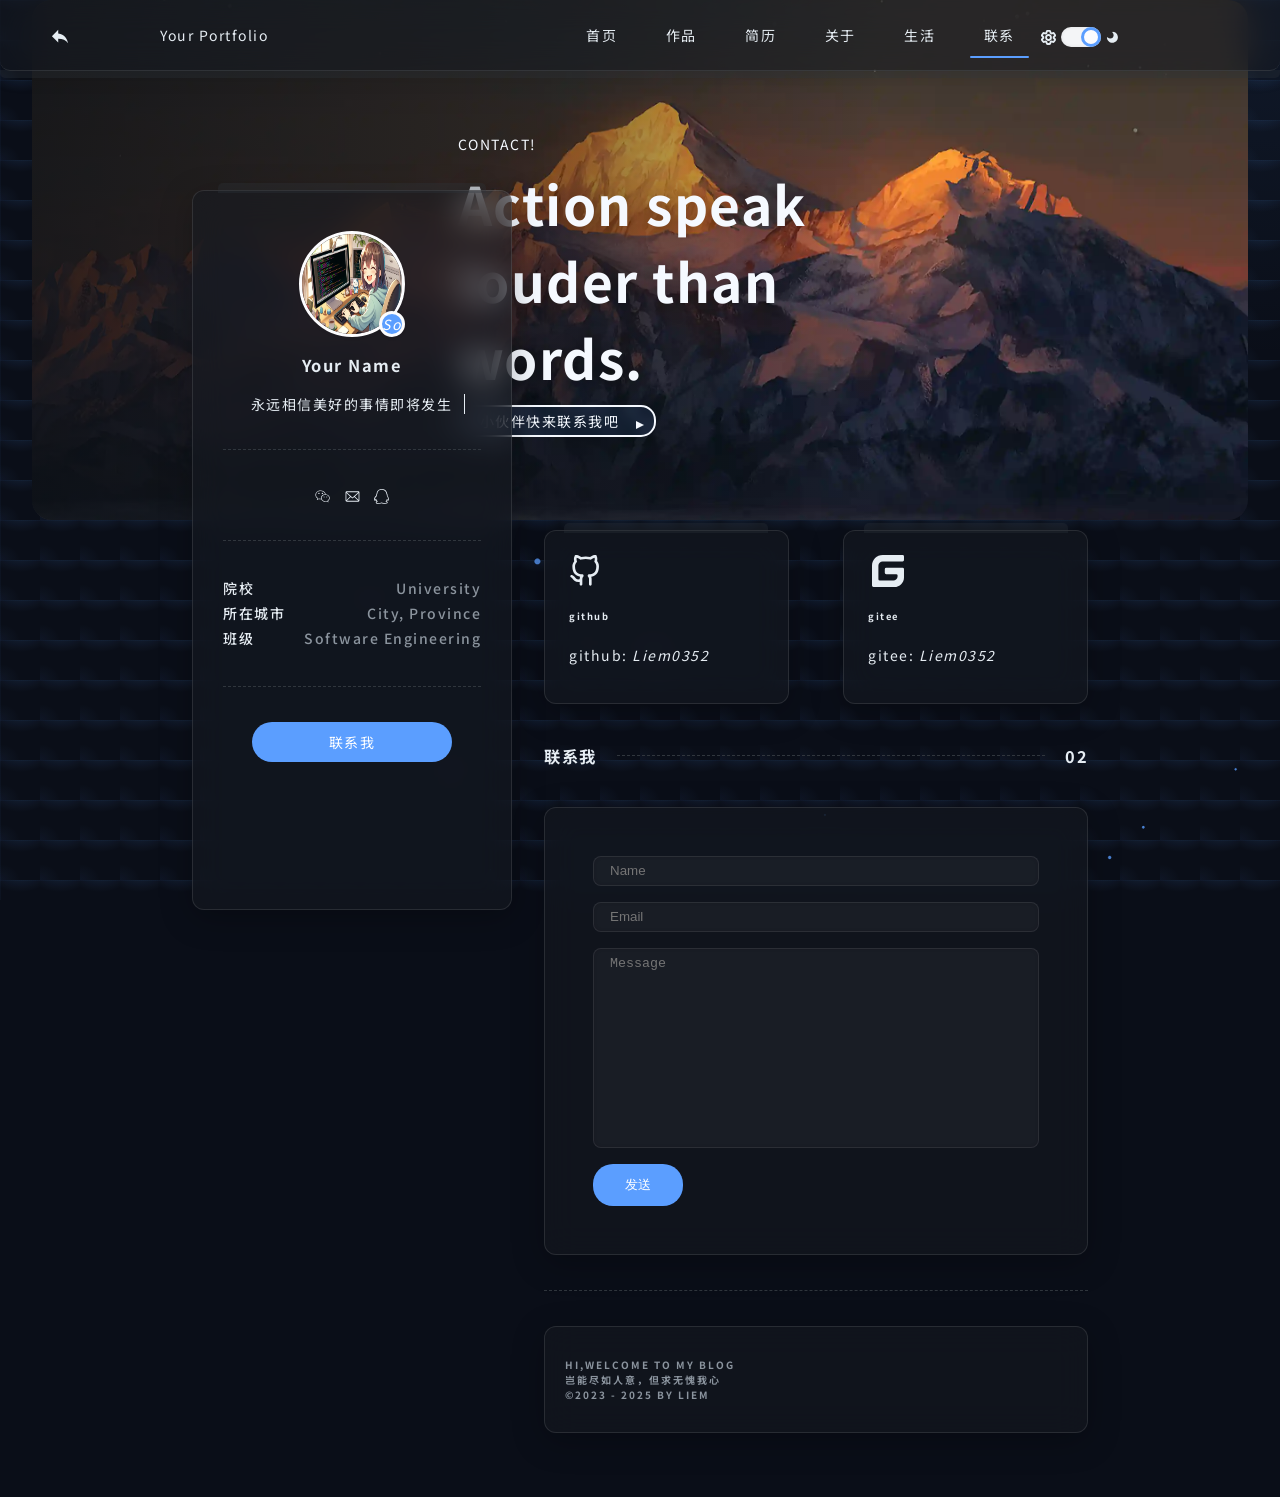
<file: contact.html>
<!DOCTYPE html>
<html lang="en">

<head>
  <meta charset="UTF-8">
  <meta http-equiv="X-UA-Compatible" content="IE=edge">
  <meta name="viewport" content="width=device-width, initial-scale=1.0">
  <title>YB的小窝</title>
  <link rel="preconnect" href="https://fonts.googleapis.com">
  <link rel="preconnect" href="https://fonts.gstatic.com" crossorigin>
  <link href="https://fonts.googleapis.com/css2?family=Noto+Sans+SC:wght@400;500;700&family=JetBrains+Mono:wght@400;500&display=swap" rel="stylesheet">
  <link rel="stylesheet" href="./css/base.css">
  <link rel="stylesheet" href="./css/contact.css">
  <script src="./js/jq.js"></script>
</head>
<script>
  function sendEmailEvent() {
    alert('发送成功！')
    $('#emailname').val('')
    $('#emailtext').val('')
    $('#emailtextarea').val('')
  }
</script>

<body>
  <canvas class="canvas-wrap" id="triangle-lost-in-space" resize="true"></canvas>

  <!-- loadding -->
  <div class="lodding-wrap">
    <div class="loadding-div"></div>
  </div>

  <!-- 主要页面 -->
  <div class="box">

    <!-- 顶部栏 -->
    <div class="header borderafter">
      <!-- 返回按钮 -->
      <a style="position: absolute;left:50px;" href="javascript:history.back()">
        <svg t="1649246285004" class="icon" viewBox="0 0 1024 1024" version="1.1" xmlns="http://www.w3.org/2000/svg"
          p-id="3737" width="20" height="20">
          <path
            d="M98 468.9l322.8-322.8v184.4C743.6 376.7 881.9 607.3 928 837.8 812.7 676.4 651.3 602.6 420.8 602.6v189.1L98 468.9z"
            p-id="3738" fill="#254665"></path>
        </svg>
      </a>

      <div class="col">
        <span><a href="./index.html">Your Portfolio</a></span>
        <!-- 右边操作栏 -->
        <div class="header-right">
          <!-- 按钮 -->
          <div class="min_menu-wrap" id="minmenu">
            <span class="min_menu"></span>
          </div>
          <!-- 列表 -->
          <div class="menu_list">
            <!-- 栏目 -->
            <ul class="header-nav">
              <li><a href="./index.html">首页</a></li>
              <li><a href="./home.html">作品</a></li>
              <li><a href="./resume.html">简历</a></li>
              <li><a href="./blog.html">关于</a></li>
              <li><a href="./live.html">生活</a></li>
              <li class="active"><a href="./contact.html">联系</a></li>
            </ul>
            <!-- 开关灯 -->
            <span class="kaig-bottm">
              <svg t="1649159647627" class="icon" viewBox="0 0 1024 1024" version="1.1"
                xmlns="http://www.w3.org/2000/svg" p-id="2250" width="15" height="15">
                <path
                  d="M1008.535135 710.670332l-70.446388 116.386904a112.099975 112.099975 0 0 1-140.572857 43.829042l-69.422645-17.083729c-5.502624 3.1992-11.133217 6.3984-16.763809 9.341665l-18.299425 62.896276C687.335435 981.514621 639.4754 1023.744064 582.657604 1023.744064H441.764828c-56.817796 0-104.677831-42.293427-110.308423-97.703574l-18.299425-62.896276a422.166458 422.166458 0 0 1-16.827793-9.341665l-69.614597 17.083729a112.163959 112.163959 0 0 1-140.508873-43.893026L15.631361 710.542364a107.493127 107.493127 0 0 1 32.43989-144.731817L96.251206 518.910272a410.649338 410.649338 0 0 1 0-14.204448l-48.179955-46.836291a107.365159 107.365159 0 0 1-32.375906-144.731817l70.190452-116.450888a112.099975 112.099975 0 0 1 140.572857-43.893026l69.550612 17.083729c5.566608-3.1992 11.133217-6.3984 16.827794-9.341665l18.299425-62.896276C336.831061 42.229443 384.691096 0 441.508892 0H582.529636c56.817796 0 104.677831 42.293427 110.372407 97.63959l18.235441 62.704324c5.75856 3.007248 11.325169 6.142464 16.827793 9.341665l69.678581-17.083729a112.163959 112.163959 0 0 1 140.508873 43.893026l70.446388 116.514872a107.493127 107.493127 0 0 1-32.375906 144.731817l-48.179955 46.772307a414.616346 414.616346 0 0 1 0 14.204448l48.243939 46.836291c47.092227 31.928018 62.192452 94.952262 32.247938 145.115721z m-213.066733-142.23644l3.391152-31.032242a246.210447 246.210447 0 0 0 0-51.699076l-3.263184-30.904274 93.992502-91.305173-53.554612-88.553862-131.615096 32.311922-23.546113-16.059985a294.134466 294.134466 0 0 0-48.627844-26.809297l-27.513121-11.901025L568.453156 127.968008H455.649356L419.370426 252.736816l-27.705074 11.965009c-16.635841 7.166208-32.951762 16.187953-48.499875 26.745313l-23.610097 15.996001-131.487128-32.247938-53.36266 88.489878 94.056486 91.433141-3.263184 30.968258a247.874031 247.874031 0 0 0 0 51.699076l3.1992 30.904274-93.928518 91.369157 53.554612 88.489878 131.551112-32.311922 23.610097 16.059985c15.292177 10.429393 31.544114 19.451137 48.563859 26.809297l27.577106 11.965009L455.905292 895.776056h112.611848l36.342914-124.768808 27.64109-11.965009c16.699825-7.166208 32.951762-16.187953 48.563859-26.745313l23.546113-15.996001 131.423144 32.247938 53.68258-88.745814-94.184454-91.369157zM512.147232 615.846038c57.329668 0 103.846038-46.516371 103.974006-103.974006 0-57.329668-46.644339-103.974006-103.974006-103.974007S408.173225 454.542364 408.173225 511.872032 454.817564 615.846038 512.147232 615.846038z m0 127.968008c-127.968008 0-231.942014-103.910022-231.942015-231.942014 0-127.968008 103.910022-231.942014 231.942015-231.942015 127.968008 0 231.942014 103.910022 231.942014 232.133967A232.133967 232.133967 0 0 1 512.147232 743.814046z"
                  p-id="2251"></path>
              </svg>
              <!-- 开关按钮 -->
              <span class="my-radio active" id="myRadio">
                <i></i>
              </span>
              <svg t="1649159678284" class="icon" viewBox="0 0 1024 1024" version="1.1"
                xmlns="http://www.w3.org/2000/svg" p-id="3376" width="15" height="15">
                <path
                  d="M505.4 878.6c-196.7 0-358-150.9-374.9-343.1 1-18.6 16.1-33.4 34.9-33.4 10.8 0 20.5 4.8 26.9 12.4 0.2 0.3 0.5 0.1 0.5-0.7 41.6 44.2 100.5 71.9 166.1 71.9 127.1 0 230.1-103 230.1-230.1 0-66.1-28-125.1-72.6-166.8 0.1-0.1 0.5-0.1 0.3-0.3-7-6.5-11.4-15.7-11.4-26.1 0-19 14.9-34.1 33.7-35.3 192.1 17.1 342.9 178.3 342.9 375 0 208-168.5 376.5-376.5 376.5z"
                  p-id="3377"></path>
              </svg>
            </span>
          </div>
        </div>
      </div>
    </div>
    <!-- 顶部导航 -->
    <div class="navigation">
      <div class="nav-titleBox co zz">
        <!-- 占位符 -->
        <div class="co-left"></div>

        <!-- 标题 -->
        <div class="co-right">
          <span class="titleBox-tag">CONTACT!</span>
          <h1>
            Action speak louder than words.
          </h1>
          <a class="buttom navbtn" href="#next-one">小伙伴快来联系我吧
          </a>
        </div>
      </div>
    </div>

    <!-- 个人资料 -->
    <div class="content zz">
      <!-- 占位符 -->
      <div class="co-left">
        <!-- 个人吸盘 -->
        <div class="me-card carbox borderbefore" id="mycard">
          <div class="mecar-title">
            <div class="me-image">
              <span class="status">
                <i>Software Engineer</i>
              </span>
              <img src="./img/touxiang.jpg" alt="">
            </div>
            <h3>Your Name</h3>
            <p class="me-hover">
              <span>永远相信美好的事情即将发生</span>
            </p>
          </div>
          <div class="borderbotm"></div>
          <div class="lianxi-list">
            <a title="wx:t1y1b24">
              <svg t="1234" class="icon" viewBox="0 0 1024 1024" version="1.1" xmlns="http://www.w3.org/2000/svg"
                p-id="14861" width="15" height="15">
                <path
                  d="M506.942 345.921c25.259 0 42.134-16.916 42.134-42.107 0-25.477-16.848-41.956-42.134-41.956-25.299 0-50.668 16.48-50.668 41.956 0.028 25.204 25.409 42.107 50.668 42.107l0 0zM506.942 345.921zM271.257 261.857c-25.259 0-50.79 16.48-50.79 41.956 0 25.19 25.532 42.107 50.79 42.107 25.163 0 42.012-16.916 42.012-42.107-0.014-25.477-16.834-41.956-42.012-41.956l0 0zM271.257 261.857zM1010.654 615.492c0-133.202-123.563-246.702-275.237-258.512 0.205-1.652 0.301-3.373-0.068-5.092-30.406-141.79-182.886-248.695-354.7-248.695-194.15 0-352.119 135.387-352.119 301.793 0 89.279 45.574 169.725 131.946 233.158l-30.106 90.508c-1.939 5.885-0.177 12.37 4.506 16.452 2.853 2.458 6.445 3.741 10.076 3.741 2.335 0 4.697-0.546 6.867-1.625l113.036-56.565 13.926 2.827c34.802 7.154 64.853 13.353 101.868 13.353 10.895 0 40.878-3.987 43.404-7.182 40.755 101.99 153.094 175.61 285.273 175.61 33.86 0 68.13-8.164 98.891-15.866l87.136 47.636c2.307 1.257 4.847 1.911 7.359 1.911 3.441 0 6.881-1.161 9.639-3.413 4.847-3.932 6.841-10.404 5.038-16.33l-22.255-74.001c74.602-58.955 115.521-129.488 115.521-199.708l0 0zM409.798 665.75c-9.626 0.833-19.388 1.243-29.082 1.243-32.686 0-60.334-5.652-92.31-12.26l-18.582-3.755c-3.195-0.683-6.567-0.245-9.503 1.269l-81.687 40.892 21.231-63.775c2.076-6.24-0.205-13.053-5.57-16.821-82.07-57.207-123.659-126.894-123.659-207.093 0-144.179 139.087-261.516 310.067-261.516 151.142 0 284.959 91.955 312.579 214.261-158.475 2.076-286.706 113.487-286.706 250.32 0 19.893 3.018 39.171 8.11 57.767-1.542-0.382-3.168-0.683-4.887-0.532l0 0zM860.371 788.699c-4.875 3.673-6.935 10.007-5.188 15.852l13.804 45.903-56.647-30.993c-2.157-1.188-4.588-1.803-7.004-1.803-1.188 0-2.389 0.15-3.564 0.464-30.379 7.674-61.822 15.593-92.433 15.593-142.186 0-257.857-97.717-257.857-217.811 0-120.095 115.658-217.771 257.857-217.771 139.469 0 257.325 99.724 257.325 217.771 0 59.87-37.738 121.255-106.291 172.797l0 0zM868.181 797.178zM616.454 506.006c-16.848 0-33.696 16.971-33.696 33.792 0 16.944 16.848 33.669 33.696 33.669 25.313 0 42.038-16.725 42.038-33.669 0-16.848-16.725-33.792-42.038-33.792l0 0zM616.454 506.006zM801.58 506.006c-16.603 0-33.451 16.971-33.451 33.792 0 16.944 16.848 33.669 33.451 33.669 25.231 0 42.257-16.725 42.257-33.669 0-16.848-16.998-33.792-42.257-33.792l0 0zM801.58 506.006z"
                  p-id="14862"></path>
              </svg>
            </a>
            <a title="email:your-email@example.com" href="Mailto:your-email@example.com?Subject=邮箱标题&amp;Body=邮箱内容！">
              <svg t="12345" class="icon" viewBox="0 0 1024 1024" version="1.1" xmlns="http://www.w3.org/2000/svg"
                p-id="17271" width="15" height="15">
                <path
                  d="M983.899806 785.385782V224.886223h0.180631l-0.180631-4.696419c-0.180632-5.238314-0.722526-10.476627-1.806315-15.714941-2.890104-25.469042-21.675781-44.977245-45.519139-47.686717H122.287529c-11.741048 0-23.482096 1.625684-34.861881 5.238314-30.346093 10.295996-50.757453 40.100194-50.576821 74.058917v534.849885c-0.361263 21.314518 5.780208 42.087141 17.701887 59.789028l0.361263 0.722526 5.418946 3.973893c18.243782 21.856412 44.977245 34.319986 73.517022 34.500618H904.421944c37.751984 0 70.265655-27.094726 79.477862-66.291763l0.180631-0.541894c0.361263-5.96084 0.361263-11.741048-0.180631-17.701888zM390.16405 547.494091l55.453872 49.854295 43.893456 40.100194c5.418945 5.96084 13.005468 9.57347 21.133886 9.57347 7.947786 0 15.534309-3.431999 21.133886-9.57347l101.153642-91.941436 272.753572 263.721997H126.622685L390.16405 547.494091z m120.119951 30.346092L111.449638 216.03528H115.604163c214.409596-0.903158 703.559711-2.890104 793.875463-0.361263l-399.195625 362.166166z m165.458458-69.72376l251.619686-227.956959v474.518963L675.742459 508.116423z m-328.568707 0.180631L93.205856 760.278003V278.895043l253.967896 229.402011z"
                  p-id="17272"></path>
              </svg>
            </a>
            <a title="QQ:your-qq-number">
              <svg t="123456" class="icon" viewBox="0 0 1024 1024" version="1.1" xmlns="http://www.w3.org/2000/svg"
                p-id="18277" width="15" height="15">
                <path
                  d="M537.576602 0c345.434577 0 362.285044 329.787714 362.285044 329.787714 52.356809 69.207276 24.072096 131.794725 24.072096 131.794725 168.504671 264.793055 59.578437 341.22196 29.488318 346.638181-29.488318 5.416222-58.374833-32.49733-58.374833-32.49733s-9.628838 37.913551-33.700934 58.374833c87.86315 40.922563 72.216288 92.075767 72.216288 92.075767s-18.655874 154.061414-383.94993 56.569425l-31.293725-5.416222c-350.248996 126.378504-393.578768-43.931575-393.578768-43.931575s-14.443258-71.012683 53.560413-97.491989c-39.718958-24.072096-53.560413-75.2253-53.560413-75.2253s-35.506341 57.77303-81.845126 36.709946C-3.443754 775.723291-31.728467 587.359141 143.997834 451.351799c0 0-25.275701-80.641521 32.49733-128.785713C176.495163 322.566085 192.142025 0 537.576602 0L537.576602 0 537.576602 0zM230.055576 341.22196C153.626672 406.216619 204.779876 471.211278 204.779876 471.211278 36.275204 574.72129 66.365324 742.022357 66.365324 742.022357s27.081108-13.239653 45.736982-52.356809c19.257677-39.117156 48.745994 6.619826 48.745994 6.619826s18.655874 89.066755 74.623497 123.971294c56.569425 34.904539-2.40721 57.171228-2.40721 57.171228s-61.985647 0.601802-56.569425 43.329773c5.416222 42.126168 205.81642 95.084779 325.575097 1.203605l63.791054 8.425234c209.427235 72.81809 312.937247 4.814419 319.557073-8.425234 6.619826-13.239653-31.895527-38.515353-67.401869-53.560413-35.506341-15.04506-44.533377-30.691922-13.239653-51.153204 31.293725-21.063084 43.931575-62.587449 61.985647-105.31542 18.054072-42.72797 45.736982-21.664886 49.347797-9.628838 3.610814 12.036048 29.488318 52.356809 29.488318 52.356809s68.003671-72.216288-73.419893-285.856139c0 0 30.691922-63.791054-21.063084-116.147863 0 0-12.63785-300.299397-320.158876-300.299397C224.639355 52.356809 230.055576 341.22196 230.055576 341.22196L230.055576 341.22196 230.055576 341.22196z"
                  p-id="18278"></path>
              </svg>
            </a>
          </div>
          <div class="borderbotm"></div>
          <div class="mecar-bottm">
            <div>
              <span class="mecarbottm-key">院校</span>
              <span class="mecarbottm-value">University</span>
            </div>
            <div>
              <span class="mecarbottm-key">所在城市</span>
              <span class="mecarbottm-value">City, Province</span>
            </div>
            <div>
              <span class="mecarbottm-key">班级</span>
              <span class="mecarbottm-value">Software Engineering</span>
            </div>

          </div>
          <div class="borderbotm"></div>
          <div class="buttom-box ">
            <a class="button" href="Mailto:your-email@example.com?Subject=邮箱标题&amp;Body=邮箱内容！">联系我</a>
          </div>
        </div>
      </div>
      <!-- 主要内容部分 -->
      <div class="co-right" id="next-one">
        <div class="content-li li1">
          <div class="li1-box">
            <div class="li1-box-item carbox borderbefore">
              <svg t="1649226472349" class="icon" viewBox="0 0 1024 1024" version="1.1"
                xmlns="http://www.w3.org/2000/svg" p-id="3023" width="32" height="32">
                <path
                  d="M682.215454 981.446137c-25.532318 0-42.553863-17.021545-42.553864-42.553864v-165.960067c4.255386-34.043091-8.510773-59.575409-29.787704-80.852341-12.766159-12.766159-17.021545-29.787704-8.510773-42.553864 4.255386-17.021545 21.276932-25.532318 34.043091-29.787704 123.406204-12.766159 238.301635-55.320023 238.301635-255.323181 0-46.80925-17.021545-93.6185-51.064636-131.916976-12.766159-12.766159-12.766159-29.787704-8.510772-42.553864 12.766159-34.043091 12.766159-68.086182 4.255386-102.129272-21.276932 4.255386-55.320023 17.021545-110.640045 55.320022-8.510773 8.510773-21.276932 8.510773-34.043091 4.255387-89.363113-25.532318-187.236999-25.532318-276.600112 0-12.766159 4.255386-25.532318 4.255386-38.298477-4.255387C307.741455 104.836549 269.442978 92.07039 248.166047 87.815004c-8.510773 34.043091-8.510773 68.086182 4.255386 102.129272 4.255386 17.021545 4.255386 34.043091-8.510773 42.553864-34.043091 38.298477-51.064636 85.107727-51.064636 131.916976 0 200.003158 114.895431 242.557022 238.301635 255.323181 17.021545 0 29.787704 12.766159 34.043091 29.787704 4.255386 17.021545 0 34.043091-8.510773 42.553864-21.276932 21.276932-29.787704 46.80925-29.787704 76.596954v165.960068c0 25.532318-17.021545 42.553863-42.553863 42.553863s-42.553863-17.021545-42.553864-42.553863v-72.341568c-127.66159 21.276932-182.981613-51.064636-221.28009-97.873886-17.021545-21.276932-29.787704-38.298477-46.80925-42.553864-21.276932-4.255386-38.298477-29.787704-29.787704-51.064636 4.255386-21.276932 29.787704-38.298477 51.064636-29.787704 42.553863 12.766159 68.086182 42.553863 93.6185 72.341568 34.043091 46.80925 63.830795 80.852341 153.193908 63.830795v-4.255386c0-25.532318 4.255386-55.320023 12.766159-76.596955-119.150818-25.532318-246.812408-102.129272-246.812408-327.664748 0-63.830795 21.276932-123.406204 59.575409-170.215454-17.021545-59.575409-12.766159-114.895431 12.766159-170.215454 4.255386-12.766159 12.766159-21.276932 25.532318-25.532318 17.021545-4.255386 72.341568-12.766159 187.236999 59.575409 93.6185-21.276932 191.492386-21.276932 280.855499 0 110.640045-72.341568 170.215454-63.830795 187.236999-59.575409 12.766159 4.255386 21.276932 12.766159 25.532319 25.532318 21.276932 55.320023 25.532318 110.640045 12.766159 165.960067 38.298477 46.80925 59.575409 106.384659 59.575408 170.215454 0 242.557022-144.683136 306.387817-246.812408 331.920135 8.510773 25.532318 12.766159 55.320023 12.766159 80.852341V938.892273c0 25.532318-17.021545 42.553863-42.553863 42.553864z"
                  p-id="3024"></path>
              </svg>
              <h6>github</h6>
              <p>github: <i>Liem0352</i>
              </p>
            </div>
            <div class="li1-box-item carbox borderbefore">
              <svg t="1649226330710" class="icon" viewBox="0 0 1024 1024" version="1.1"
                xmlns="http://www.w3.org/2000/svg" p-id="2175" width="40" height="32">
                <path
                  d="M978.467145 409.613653H455.100998v0.011378A45.5101 45.5101 0 0 0 409.590898 455.123753l-0.04551 113.775249a45.5101 45.5101 0 0 0 45.5101 45.521478L773.671696 614.409102a45.5101 45.5101 0 0 1 45.5101 45.5101v22.75505c0 75.398858-61.131442 136.530299-136.530299 136.530299H250.271416a45.5101 45.5101 0 0 1-45.5101-45.5101V341.348503h-0.011377c0-75.398858 61.120064-136.530299 136.530299-136.530299h637.061754v-0.022755a45.5101 45.5101 0 0 0 45.5101-45.487345l0.102398-113.775249H1023.977245a45.5101 45.5101 0 0 0-45.5101-45.532855L341.325748 0.022755C152.822915 0.022755 0 152.84567 0 341.348503v637.141397a45.5101 45.5101 0 0 0 45.5101 45.5101h671.273971c169.661652 0 307.193173-137.531522 307.193174-307.193173V455.123753a45.5101 45.5101 0 0 0-45.5101-45.5101z"
                  p-id="2176"></path>
              </svg>
              <h6>gitee</h6>
              <p>gitee: <i>Liem0352</i>
              </p>
            </div>
            
          </div>
        </div>
        <div class="content-li li2">
          <h3>
            <span>联系我
            </span>
            <div class="borderbotm"></div>
            <span>02</span>
          </h3>
          <div class="li2-box carbox">
            <input id="emailname" type="text" placeholder="Name">
            <input id="emailtext" type="text" placeholder="Email">
            <textarea id="emailtextarea" name="" id="" cols="30" rows="10" placeholder="Message"></textarea>
            <button class="buttonsty" onclick="sendEmailEvent()">发送</button>
          </div>
        </div>
        <div class="borderbotm"></div>
        <div class="carbox copybottm">
            Hi,welcome to my blog 
            <br/>
            岂能尽如人意，但求无愧我心
            <br/>
            ©2023 - 2025 By Liem 
        </div>
      </div>
    </div>
</body>

<script src="./js/base.js"></script>
<script type="text/javascript" src="./js/paper-full.min.js"></script>
<script type="text/javascript" src="./js/canvas.js"></script>

</html>
</file>
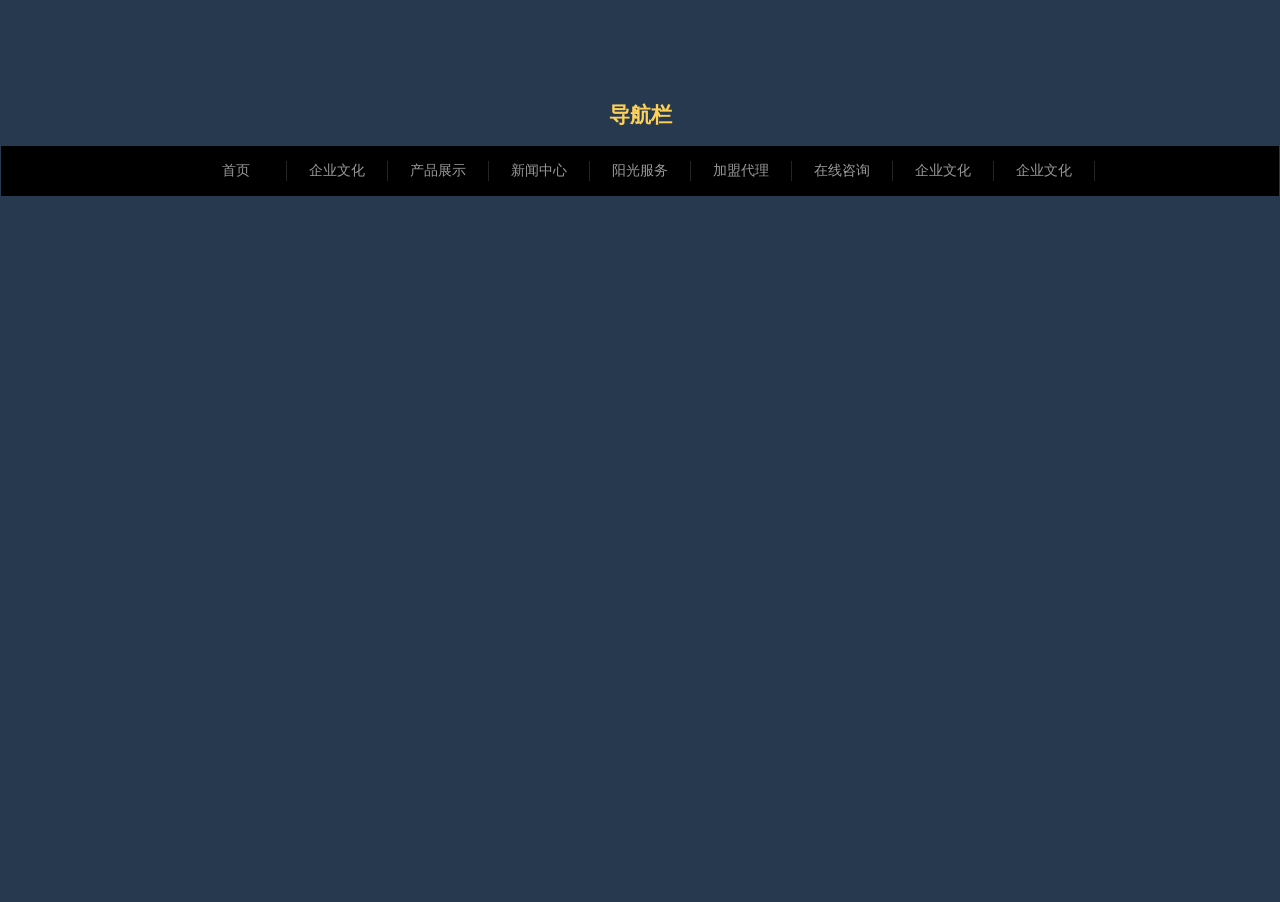
<file: Demo1.html>
<!DOCTYPE html>
<html lang="en"><head><meta http-equiv="Content-Type" content="text/html; charset=UTF-8">
    
    <meta http-equiv="X-UA-Compatible" content="IE=edge">
    <meta name="viewport" content="width=device-width, initial-scale=1.0">
    <title>Document</title>
    <!-- <link rel="stylesheet" href="./asd.css"> -->
<style>
    html {
        height: 100%;
    }
    
    body {
        background: #26394E;
        height: 100%;
        font-size: 14px;
        /* overflow: hidden; */
        border: 1px solid #ff000000;
        margin: 0px;
    }
    
    ul {
        list-style: none;
        padding: 0px;
    }
    
    a {
        display: inline-block;
        height: 100%;
        width: 100%;
        text-decoration: none;
        color: inherit;
        text-align: center;
    }
    
    h2 {
        margin-top: 100px;
        text-align: center;
        color: #fed057;
    }
    
    .header {
        background-color: antiquewhite;
    }
    
    .list-box {
        color: #999999;
        display: flex;
        justify-content: center;
        background-color: black;
        height: 50px;
        line-height: 50px;
    }
    
    .list-box::after {
        content: '';
        clear: both;
        height: 0px;
        display: inline-block;
    }
    
    .list-box>li {
        position: relative;
        float: left;
        width: 100px;
    }
    
    .list-box a {
        position: relative;
        overflow: hidden;
    }
    
    .list-box a>span {
        display: inline-block;
        left: 0px;
        right: 0px;
        transition: top .3s ease;
    }
    
    .list-box a>span.top {
        position: absolute;
        top: -50px;
        background-color: #fed057;
        color: white;
    }
    
    .list-box a>span.bottm {
        position: absolute;
        top: 0px;
    }
    /* .list-box li.active span.top {
        top: 0px;
    }
    
    .list-box li.active span.bottm {
        top: 50px;
    } */
    
    .list-box li:hover span.top {
        top: 0px;
    }
    
    .list-box li:hover span.bottm {
        top: 50px;
    }
    
    .list-box>li:hover .li-box {
        display: block;
    }
    
    .li-box {
        display: none;
        top: 50px;
        position: absolute;
        width: 200px;
        /* height: 200px; */
        background-color: black;
        left: 0px;
    }
    
    .li-box>ul {
        height: 100%;
        color: aliceblue;
    }
    
    .li-box>ul>li:not(:last-child) {
        border-bottom: 1px #252525 dashed;
    }
    
    .li-box>ul>li {
        display: block;
        padding-left: 20px;
    }
    
    .li-box>ul>li:hover {
        background-color: #fed057;
        color: white;
    }
    
    hr {
        display: inline-block;
        width: 1px;
        background-color: #252525;
        height: 20px;
        vertical-align: middle;
        margin: 15px 0px;
        padding: 0px;
        border: 0px;
    }
    /* .content-box ul {
        position: relative;
    }
    
    .content-box ul>div {} */
    
    .content-box>ul>li {
        /* position: relative; */
        height: 50px;
        line-height: 50px;
    }
    
    .content-box>ul>li a {
        text-align: left !important;
        position: relative;
    }
    
    .content-box>ul>li a i,
    .content-box>ul>li a span {
        font-size: 11px;
        margin-left: 10px;
        color: #969696;
    }
    
    .content-box>ul>li a i {
        position: absolute;
        right: 10px;
    }
    
    .content-box>ul>li:hover div {
        display: block;
    }
    
    .content-box>ul>li div {
        display: none;
        position: absolute;
        top: 0px;
        left: 100%;
        width: 120px;
        padding: 2px 20px;
        min-height: 98%;
        background-color: #ffffff;
        border: 2px solid black;
        color: black;
        min-width: 500px;
    }
    
    .content-box>ul>li div>span {
        width: 19%;
        display: inline-block;
        text-align: center;
    }
</style></head>



<body>
    <h2>导航栏</h2>
    <div class="header">
        <ul class="list-box">
            <li>
                <a>
                    <span class="top">首页</span>
                    <span class="bottm">首页</span>
                </a>
                <div class="li-box content-box">
                    <ul>
                        <li><a>美食<span>地方菜</span><span>火锅</span><i>&gt;</i></a>
                            <div>
                                <span>全部(117)</span>
                                <span>火锅(17)</span>
                                <span>烧烤(16)</span>
                                <span>干果</span>
                                <span>休闲零食</span>
                                <span>饼干</span>
                                <span>菜肴</span>
                                <span>糕点</span>
                                <span>肉制食品</span>
                                <span>茶饮冲泡</span>
                                <span>全部(117)</span>
                                <span>火锅(17)</span>
                                <span>烧烤(16)</span>
                                <span>干果</span>
                                <span>休闲零食</span>
                                <span>饼干</span>
                                <span>菜肴</span>
                                <span>糕点</span>
                                <span>肉制食品</span>
                                <span>茶饮冲泡</span>
                            </div>
                        </li>
                        <li><a>休闲<span>电影</span><span>KTV</span><i>&gt;</i></a>
                            <div>
                                <span>茶艺</span>
                                <span>插花</span>
                                <span>炊事用品</span>
                                <span>装饰用品</span>
                                <span>化妆用品</span>
                                <span>茶艺</span>
                                <span>插花</span>
                                <span>炊事用品</span>
                                <span>装饰用品</span>
                                <span>化妆用品</span>
                                <span>茶艺</span>
                                <span>插花</span>
                                <span>炊事用品</span>
                                <span>装饰用品</span>
                                <span>化妆用品</span>
                                <span>茶艺</span>
                                <span>插花</span>
                                <span>炊事用品</span>
                                <span>装饰用品</span>
                                <span>化妆用品</span>
                                <span>茶艺</span>
                                <span>插花</span>
                                <span>炊事用品</span>
                                <span>装饰用品</span>
                                <span>化妆用品</span>
                            </div>
                        </li>
                        <li><a>旅游<span>酒店</span><span>旅游</span><i>&gt;</i></a>
                            <div>
                                <span>摄像</span>
                                <span>收藏</span>
                                <span>茶艺</span>
                                <span>插花</span>
                                <span>脑筋急转弯</span>
                                <span>卡拉OK</span>
                                <span>谜语</span>
                                <span>谜语</span>
                                <span>摄像</span>
                                <span>收藏</span>
                                <span>茶艺</span>
                                <span>插花</span>
                                <span>脑筋急转弯</span>
                                <span>卡拉OK</span>
                                <span>谜语</span>
                                <span>谜语</span>
                                <span>摄像</span>
                                <span>收藏</span>
                                <span>茶艺</span>
                                <span>插花</span>
                                <span>脑筋急转弯</span>
                                <span>卡拉OK</span>
                                <span>谜语</span>
                                <span>谜语</span>
                                <span>摄像</span>
                                <span>收藏</span>
                                <span>茶艺</span>
                                <span>插花</span>
                                <span>脑筋急转弯</span>
                                <span>卡拉OK</span>
                                <span>谜语</span>
                                <span>谜语</span>
                            </div>
                        </li>
                        <li><a>生活<span>婚纱摄影</span><span>写真</span><i>&gt;</i></a>
                            <div>
                                <span>洗漱用品</span>
                                <span>炊事用品</span>
                                <span>装饰用品</span>
                                <span>化妆用品</span>
                                <span>床上用品</span>
                                <span>洗漱用品</span>
                                <span>炊事用品</span>
                                <span>装饰用品</span>
                                <span>化妆用品</span>
                                <span>床上用品</span>
                                <span>洗漱用品</span>
                                <span>炊事用品</span>
                                <span>装饰用品</span>
                                <span>化妆用品</span>
                                <span>床上用品</span>
                                <span>洗漱用品</span>
                                <span>炊事用品</span>
                                <span>装饰用品</span>
                                <span>化妆用品</span>
                                <span>床上用品</span>
                            </div>
                        </li>
                        <li><a>商品<span>服装</span><span>鞋靴</span><i>&gt;</i></a>
                            <div>
                                <span>男服</span>
                                <span>女服</span>
                                <span>中老年人服</span>
                                <span>儿童服</span>
                                <span>幼童服</span>
                                <span>男服</span>
                                <span>女服</span>
                                <span>中老年人服</span>
                                <span>儿童服</span>
                                <span>幼童服</span>
                                <span>男服</span>
                                <span>女服</span>
                                <span>中老年人服</span>
                                <span>儿童服</span>
                                <span>幼童服</span>
                                <span>男服</span>
                                <span>女服</span>
                                <span>中老年人服</span>
                                <span>儿童服</span>
                                <span>幼童服</span>
                            </div>
                        </li>
                        <li><a>热门搜索<span>美食</span><span>游泳</span><span>美食</span><span>游泳</span></a>
                        </li>
                    </ul>
                </div>
            </li>
            <hr>
            <li>
                <a>
                    <span class="top">企业文化</span>
                    <span class="bottm">企业文化</span>
                </a>
            </li>
            <hr>
            <li>
                <a href="">
                    <span class="top">产品展示</span>
                    <span class="bottm">产品展示</span>
                </a>
                <div class="li-box">
                    <ul>
                        <li>普通产品</li>
                        <li>会员产品</li>
                        <li>普通产品</li>
                        <li>会员产品</li>
                        <li>普通产品</li>
                        <li>会员产品</li>
                    </ul>
                </div>
            </li>
            <hr>
            <li>
                <a href="">
                    <span class="top">新闻中心</span>
                    <span class="bottm">新闻中心</span>
                </a>
                <div class="li-box">
                    <ul>
                        <li>娱乐新闻</li>
                        <li>政治新闻</li>
                        <li>社会新闻</li>
                        <li>娱乐新闻</li>
                        <li>政治新闻</li>
                        <li>社会新闻</li>
                    </ul>
                </div>
            </li>
            <hr>
            <li>
                <a href="">
                    <span class="top">阳光服务</span>
                    <span class="bottm">阳光服务</span>
                </a>
                <div class="li-box">
                    <ul>
                        <li>123</li>
                        <li>456</li>
                        <li>789</li>
                    </ul>
                </div>
            </li>
            <hr>
            <li>
                <a href="">
                    <span class="top">加盟代理</span>
                    <span class="bottm">加盟代理</span>
                </a>
                <div class="li-box">
                    <ul>
                        <li>联系网址：www.123.com</li>
                        <li>加盟须知</li>
                        <li>了解以下</li>
                    </ul>
                </div>
            </li>
            <hr>
            <li>
                <a href="">
                    <span class="top">在线咨询</span>
                    <span class="bottm">在线咨询</span>
                </a>
                <div class="li-box">
                    <ul>
                        <li>邮箱：your-email@example.com</li>
                        <li>电话：your-phone-number</li>
                        <li>微信：your-wechat-id</li>
                    </ul>
                </div>
            </li>
            <hr>
            <li>
                <a>
                    <span class="top">企业文化</span>
                    <span class="bottm">企业文化</span>
                </a>
            </li>
            <hr>
            <li>
                <a>
                    <span class="top">企业文化</span>
                    <span class="bottm">企业文化</span>
                </a>
            </li>
            <hr>
        </ul>
    </div>



</body></html>
</file>
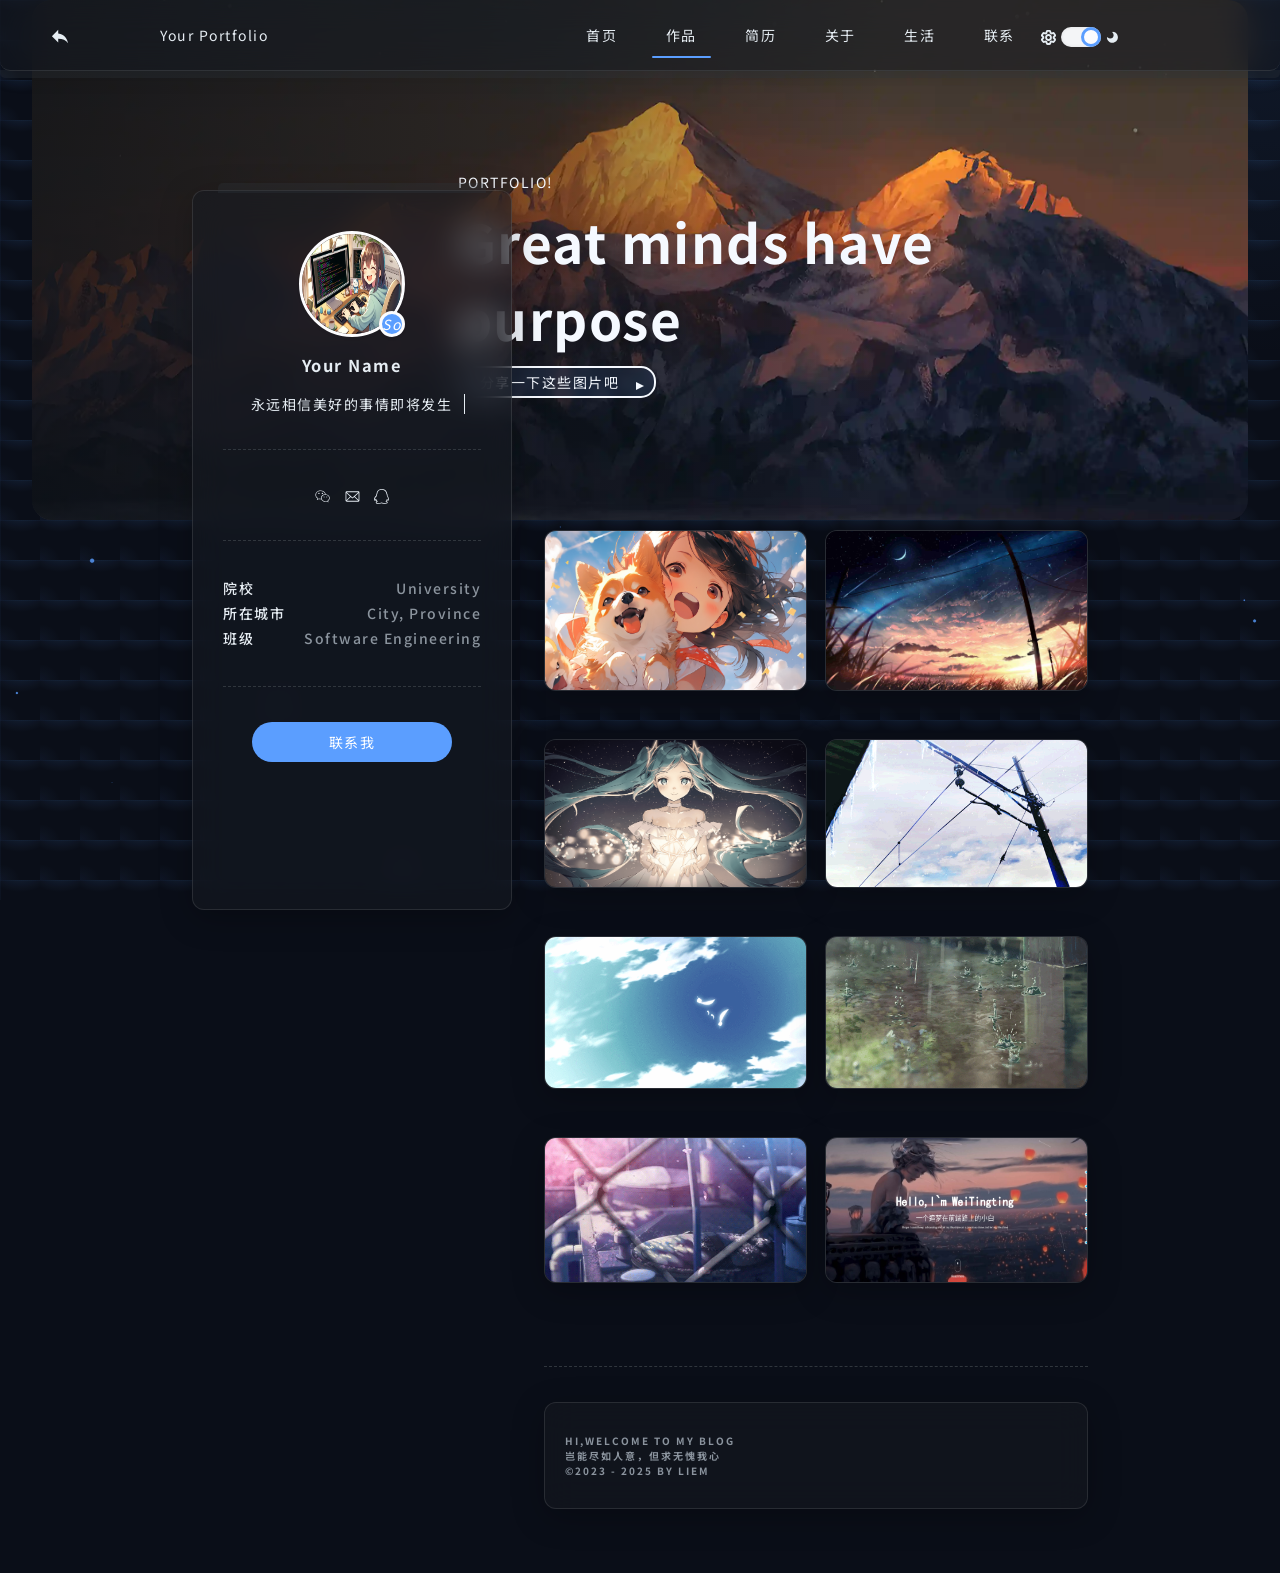
<file: home.html>
<!DOCTYPE html>
<html lang="en">

<head>
  <meta charset="UTF-8">
  <meta http-equiv="X-UA-Compatible" content="IE=edge">
  <meta name="viewport" content="width=device-width, initial-scale=1.0">
  <title>YB的小窝</title>
  <link rel="preconnect" href="https://fonts.googleapis.com">
  <link rel="preconnect" href="https://fonts.gstatic.com" crossorigin>
  <link href="https://fonts.googleapis.com/css2?family=Noto+Sans+SC:wght@400;500;700&family=JetBrains+Mono:wght@400;500&display=swap" rel="stylesheet">
  <link rel="stylesheet" href="./css/base.css">
  <script src="./js/jq.js"></script>
  <link rel="stylesheet" href="./css/home.css">
</head>

<body>
  <canvas class="canvas-wrap" id="triangle-lost-in-space" resize="true"></canvas>

  <!-- loadding -->
  <div class="lodding-wrap">
    <div class="loadding-div"></div>
  </div>


  <!-- 主要页面 -->
  <div class="box">

    <!-- 顶部栏 -->
    <div class="header borderafter">
      <!-- 返回按钮 -->
      <a style="position: absolute;left:50px;" href="javascript:history.back()">
        <svg t="1649246285004" class="icon" viewBox="0 0 1024 1024" version="1.1" xmlns="http://www.w3.org/2000/svg"
          p-id="3737" width="20" height="20">
          <path
            d="M98 468.9l322.8-322.8v184.4C743.6 376.7 881.9 607.3 928 837.8 812.7 676.4 651.3 602.6 420.8 602.6v189.1L98 468.9z"
            p-id="3738" fill="#254665"></path>
        </svg>
      </a>


      <div class="col">
        <span><a href="./index.html">Your Portfolio</a></span>
        <!-- 右边操作栏 -->
        <div class="header-right">
          <!-- 按钮 -->
          <div class="min_menu-wrap" id="minmenu">
            <span class="min_menu"></span>
          </div>
          <!-- 列表 -->
          <div class="menu_list">
            <!-- 栏目 -->
            <ul class="header-nav">
              <li><a href="./index.html">首页</a></li>
              <li class="active"><a href="./home.html">作品</a></li>
              <li><a href="./resume.html">简历</a></li>
              <li><a href="./blog.html">关于</a></li>
              <li><a href="./live.html">生活</a></li>
              <li><a href="./contact.html">联系</a></li>
            </ul>
            <!-- 开关灯 -->
            <span class="kaig-bottm">
              <svg t="1649159647627" class="icon" viewBox="0 0 1024 1024" version="1.1"
                xmlns="http://www.w3.org/2000/svg" p-id="2250" width="15" height="15">
                <path
                  d="M1008.535135 710.670332l-70.446388 116.386904a112.099975 112.099975 0 0 1-140.572857 43.829042l-69.422645-17.083729c-5.502624 3.1992-11.133217 6.3984-16.763809 9.341665l-18.299425 62.896276C687.335435 981.514621 639.4754 1023.744064 582.657604 1023.744064H441.764828c-56.817796 0-104.677831-42.293427-110.308423-97.703574l-18.299425-62.896276a422.166458 422.166458 0 0 1-16.827793-9.341665l-69.614597 17.083729a112.163959 112.163959 0 0 1-140.508873-43.893026L15.631361 710.542364a107.493127 107.493127 0 0 1 32.43989-144.731817L96.251206 518.910272a410.649338 410.649338 0 0 1 0-14.204448l-48.179955-46.836291a107.365159 107.365159 0 0 1-32.375906-144.731817l70.190452-116.450888a112.099975 112.099975 0 0 1 140.572857-43.893026l69.550612 17.083729c5.566608-3.1992 11.133217-6.3984 16.827794-9.341665l18.299425-62.896276C336.831061 42.229443 384.691096 0 441.508892 0H582.529636c56.817796 0 104.677831 42.293427 110.372407 97.63959l18.235441 62.704324c5.75856 3.007248 11.325169 6.142464 16.827793 9.341665l69.678581-17.083729a112.163959 112.163959 0 0 1 140.508873 43.893026l70.446388 116.514872a107.493127 107.493127 0 0 1-32.375906 144.731817l-48.179955 46.772307a414.616346 414.616346 0 0 1 0 14.204448l48.243939 46.836291c47.092227 31.928018 62.192452 94.952262 32.247938 145.115721z m-213.066733-142.23644l3.391152-31.032242a246.210447 246.210447 0 0 0 0-51.699076l-3.263184-30.904274 93.992502-91.305173-53.554612-88.553862-131.615096 32.311922-23.546113-16.059985a294.134466 294.134466 0 0 0-48.627844-26.809297l-27.513121-11.901025L568.453156 127.968008H455.649356L419.370426 252.736816l-27.705074 11.965009c-16.635841 7.166208-32.951762 16.187953-48.499875 26.745313l-23.610097 15.996001-131.487128-32.247938-53.36266 88.489878 94.056486 91.433141-3.263184 30.968258a247.874031 247.874031 0 0 0 0 51.699076l3.1992 30.904274-93.928518 91.369157 53.554612 88.489878 131.551112-32.311922 23.610097 16.059985c15.292177 10.429393 31.544114 19.451137 48.563859 26.809297l27.577106 11.965009L455.905292 895.776056h112.611848l36.342914-124.768808 27.64109-11.965009c16.699825-7.166208 32.951762-16.187953 48.563859-26.745313l23.546113-15.996001 131.423144 32.247938 53.68258-88.745814-94.184454-91.369157zM512.147232 615.846038c57.329668 0 103.846038-46.516371 103.974006-103.974006 0-57.329668-46.644339-103.974006-103.974006-103.974007S408.173225 454.542364 408.173225 511.872032 454.817564 615.846038 512.147232 615.846038z m0 127.968008c-127.968008 0-231.942014-103.910022-231.942015-231.942014 0-127.968008 103.910022-231.942014 231.942015-231.942015 127.968008 0 231.942014 103.910022 231.942014 232.133967A232.133967 232.133967 0 0 1 512.147232 743.814046z"
                  p-id="2251"></path>
              </svg>
              <!-- 开关按钮 -->
              <span class="my-radio active" id="myRadio">
                <i></i>
              </span>
              <svg t="1649159678284" class="icon" viewBox="0 0 1024 1024" version="1.1"
                xmlns="http://www.w3.org/2000/svg" p-id="3376" width="15" height="15">
                <path
                  d="M505.4 878.6c-196.7 0-358-150.9-374.9-343.1 1-18.6 16.1-33.4 34.9-33.4 10.8 0 20.5 4.8 26.9 12.4 0.2 0.3 0.5 0.1 0.5-0.7 41.6 44.2 100.5 71.9 166.1 71.9 127.1 0 230.1-103 230.1-230.1 0-66.1-28-125.1-72.6-166.8 0.1-0.1 0.5-0.1 0.3-0.3-7-6.5-11.4-15.7-11.4-26.1 0-19 14.9-34.1 33.7-35.3 192.1 17.1 342.9 178.3 342.9 375 0 208-168.5 376.5-376.5 376.5z"
                  p-id="3377"></path>
              </svg>
            </span>
          </div>
        </div>
      </div>
    </div>

    <!-- 顶部导航 -->
    <div class="navigation">
      <div class="nav-titleBox co zz">
        <!-- 占位符 -->
        <div class="co-left"></div>

        <!-- 标题 -->
        <div class="co-right">
          <span class="titleBox-tag">PORTFOLIO!</span>
          <h1>
            Great minds have purpose
          </h1>
          <a class="buttom navbtn" href="#next-one">分享一下这些图片吧
          </a>
        </div>
      </div>
    </div>

    <!-- 个人资料 -->
    <div class="content zz">
      <!-- 占位符 -->
      <div class="co-left">
        <!-- 个人吸盘 -->
        <div class="me-card carbox borderbefore" id="mycard">
          <div class="mecar-title">
            <div class="me-image">
              <span class="status">
                <i>Software Engineer</i>
              </span>
              <img src="./img/touxiang.jpg" alt="">
            </div>
            <h3>Your Name</h3>
            <p class="me-hover">
              <span>永远相信美好的事情即将发生</span>
            </p>
          </div>
          <div class="borderbotm"></div>
          <div class="lianxi-list">
            <a title="wx:t1y1b24">
              <svg t="1234" class="icon" viewBox="0 0 1024 1024" version="1.1" xmlns="http://www.w3.org/2000/svg"
                p-id="14861" width="15" height="15">
                <path
                  d="M506.942 345.921c25.259 0 42.134-16.916 42.134-42.107 0-25.477-16.848-41.956-42.134-41.956-25.299 0-50.668 16.48-50.668 41.956 0.028 25.204 25.409 42.107 50.668 42.107l0 0zM506.942 345.921zM271.257 261.857c-25.259 0-50.79 16.48-50.79 41.956 0 25.19 25.532 42.107 50.79 42.107 25.163 0 42.012-16.916 42.012-42.107-0.014-25.477-16.834-41.956-42.012-41.956l0 0zM271.257 261.857zM1010.654 615.492c0-133.202-123.563-246.702-275.237-258.512 0.205-1.652 0.301-3.373-0.068-5.092-30.406-141.79-182.886-248.695-354.7-248.695-194.15 0-352.119 135.387-352.119 301.793 0 89.279 45.574 169.725 131.946 233.158l-30.106 90.508c-1.939 5.885-0.177 12.37 4.506 16.452 2.853 2.458 6.445 3.741 10.076 3.741 2.335 0 4.697-0.546 6.867-1.625l113.036-56.565 13.926 2.827c34.802 7.154 64.853 13.353 101.868 13.353 10.895 0 40.878-3.987 43.404-7.182 40.755 101.99 153.094 175.61 285.273 175.61 33.86 0 68.13-8.164 98.891-15.866l87.136 47.636c2.307 1.257 4.847 1.911 7.359 1.911 3.441 0 6.881-1.161 9.639-3.413 4.847-3.932 6.841-10.404 5.038-16.33l-22.255-74.001c74.602-58.955 115.521-129.488 115.521-199.708l0 0zM409.798 665.75c-9.626 0.833-19.388 1.243-29.082 1.243-32.686 0-60.334-5.652-92.31-12.26l-18.582-3.755c-3.195-0.683-6.567-0.245-9.503 1.269l-81.687 40.892 21.231-63.775c2.076-6.24-0.205-13.053-5.57-16.821-82.07-57.207-123.659-126.894-123.659-207.093 0-144.179 139.087-261.516 310.067-261.516 151.142 0 284.959 91.955 312.579 214.261-158.475 2.076-286.706 113.487-286.706 250.32 0 19.893 3.018 39.171 8.11 57.767-1.542-0.382-3.168-0.683-4.887-0.532l0 0zM860.371 788.699c-4.875 3.673-6.935 10.007-5.188 15.852l13.804 45.903-56.647-30.993c-2.157-1.188-4.588-1.803-7.004-1.803-1.188 0-2.389 0.15-3.564 0.464-30.379 7.674-61.822 15.593-92.433 15.593-142.186 0-257.857-97.717-257.857-217.811 0-120.095 115.658-217.771 257.857-217.771 139.469 0 257.325 99.724 257.325 217.771 0 59.87-37.738 121.255-106.291 172.797l0 0zM868.181 797.178zM616.454 506.006c-16.848 0-33.696 16.971-33.696 33.792 0 16.944 16.848 33.669 33.696 33.669 25.313 0 42.038-16.725 42.038-33.669 0-16.848-16.725-33.792-42.038-33.792l0 0zM616.454 506.006zM801.58 506.006c-16.603 0-33.451 16.971-33.451 33.792 0 16.944 16.848 33.669 33.451 33.669 25.231 0 42.257-16.725 42.257-33.669 0-16.848-16.998-33.792-42.257-33.792l0 0zM801.58 506.006z"
                  p-id="14862"></path>
              </svg>
            </a>
            <a title="email:your-email@example.com" href="Mailto:your-email@example.com?Subject=邮箱标题&amp;Body=邮箱内容！">
              <svg t="12345" class="icon" viewBox="0 0 1024 1024" version="1.1" xmlns="http://www.w3.org/2000/svg"
                p-id="17271" width="15" height="15">
                <path
                  d="M983.899806 785.385782V224.886223h0.180631l-0.180631-4.696419c-0.180632-5.238314-0.722526-10.476627-1.806315-15.714941-2.890104-25.469042-21.675781-44.977245-45.519139-47.686717H122.287529c-11.741048 0-23.482096 1.625684-34.861881 5.238314-30.346093 10.295996-50.757453 40.100194-50.576821 74.058917v534.849885c-0.361263 21.314518 5.780208 42.087141 17.701887 59.789028l0.361263 0.722526 5.418946 3.973893c18.243782 21.856412 44.977245 34.319986 73.517022 34.500618H904.421944c37.751984 0 70.265655-27.094726 79.477862-66.291763l0.180631-0.541894c0.361263-5.96084 0.361263-11.741048-0.180631-17.701888zM390.16405 547.494091l55.453872 49.854295 43.893456 40.100194c5.418945 5.96084 13.005468 9.57347 21.133886 9.57347 7.947786 0 15.534309-3.431999 21.133886-9.57347l101.153642-91.941436 272.753572 263.721997H126.622685L390.16405 547.494091z m120.119951 30.346092L111.449638 216.03528H115.604163c214.409596-0.903158 703.559711-2.890104 793.875463-0.361263l-399.195625 362.166166z m165.458458-69.72376l251.619686-227.956959v474.518963L675.742459 508.116423z m-328.568707 0.180631L93.205856 760.278003V278.895043l253.967896 229.402011z"
                  p-id="17272"></path>
              </svg>
            </a>
            <a title="QQ:your-qq-number">
              <svg t="123456" class="icon" viewBox="0 0 1024 1024" version="1.1" xmlns="http://www.w3.org/2000/svg"
                p-id="18277" width="15" height="15">
                <path
                  d="M537.576602 0c345.434577 0 362.285044 329.787714 362.285044 329.787714 52.356809 69.207276 24.072096 131.794725 24.072096 131.794725 168.504671 264.793055 59.578437 341.22196 29.488318 346.638181-29.488318 5.416222-58.374833-32.49733-58.374833-32.49733s-9.628838 37.913551-33.700934 58.374833c87.86315 40.922563 72.216288 92.075767 72.216288 92.075767s-18.655874 154.061414-383.94993 56.569425l-31.293725-5.416222c-350.248996 126.378504-393.578768-43.931575-393.578768-43.931575s-14.443258-71.012683 53.560413-97.491989c-39.718958-24.072096-53.560413-75.2253-53.560413-75.2253s-35.506341 57.77303-81.845126 36.709946C-3.443754 775.723291-31.728467 587.359141 143.997834 451.351799c0 0-25.275701-80.641521 32.49733-128.785713C176.495163 322.566085 192.142025 0 537.576602 0L537.576602 0 537.576602 0zM230.055576 341.22196C153.626672 406.216619 204.779876 471.211278 204.779876 471.211278 36.275204 574.72129 66.365324 742.022357 66.365324 742.022357s27.081108-13.239653 45.736982-52.356809c19.257677-39.117156 48.745994 6.619826 48.745994 6.619826s18.655874 89.066755 74.623497 123.971294c56.569425 34.904539-2.40721 57.171228-2.40721 57.171228s-61.985647 0.601802-56.569425 43.329773c5.416222 42.126168 205.81642 95.084779 325.575097 1.203605l63.791054 8.425234c209.427235 72.81809 312.937247 4.814419 319.557073-8.425234 6.619826-13.239653-31.895527-38.515353-67.401869-53.560413-35.506341-15.04506-44.533377-30.691922-13.239653-51.153204 31.293725-21.063084 43.931575-62.587449 61.985647-105.31542 18.054072-42.72797 45.736982-21.664886 49.347797-9.628838 3.610814 12.036048 29.488318 52.356809 29.488318 52.356809s68.003671-72.216288-73.419893-285.856139c0 0 30.691922-63.791054-21.063084-116.147863 0 0-12.63785-300.299397-320.158876-300.299397C224.639355 52.356809 230.055576 341.22196 230.055576 341.22196L230.055576 341.22196 230.055576 341.22196z"
                  p-id="18278"></path>
              </svg>
            </a>
          </div>
          <div class="borderbotm"></div>
          <div class="mecar-bottm">
            <div>
              <span class="mecarbottm-key">院校</span>
              <span class="mecarbottm-value">University</span>
            </div>
            <div>
              <span class="mecarbottm-key">所在城市</span>
              <span class="mecarbottm-value">City, Province</span>
            </div>
            <div>
              <span class="mecarbottm-key">班级</span>
              <span class="mecarbottm-value">Software Engineering</span>
            </div>

          </div>
          <div class="borderbotm"></div>
          <div class="buttom-box ">
            <a class="button" href="Mailto:your-email@example.com?Subject=邮箱标题&amp;Body=邮箱内容！">联系我</a>
          </div>
        </div>
      </div>
      <!-- 右边 -->
      <div class="co-right" id="next-one">
        <div class="content-li li1">
          <div class="li1-box">
            <!-- 放大图片的模态框 -->
            <div id="image-modal" class="modal" style="display:none;">
              <span class="close" id="close-modal">&times;</span>
              <img class="modal-content" id="modal-image" />
            </div>
            <a class="li1-box-item carbox">
              <img src="./img/project/508.png" alt="">
              <div class="boxitem-title">
                <h6>小方同学</h6>
                <span>开心</span>
              </div>
            </a>
            <a class="li1-box-item carbox">
              <img src="./img/project/lyhd.jpg" alt="">
              <div class=" boxitem-title">
                <h6>秒速五厘米</h6>
                <span>新海诚</span>
              </div>
            </a>
            <a class="li1-box-item carbox">
              <img src="./img/project/OIP-C.png" alt="">
              <div class="boxitem-title">
                <h6>初音未来</h6>
                <span>miku</span>
              </div>
            </a>
            <a class="li1-box-item carbox">
              <img src="./img/box8.gif" alt="">
              <div class="boxitem-title">
                <h6>下雪</h6>
                <span>冬日</span>
              </div>
            </a>
            <a class="li1-box-item carbox">
              <img src="./img/box7.gif" alt="">
              <div class="boxitem-title">
                <h6>梦境</h6>
                <span>天</span>
              </div>
            </a>
            <a class="li1-box-item carbox">
              <img src="./img/box3.gif" alt="">
              <div class="boxitem-title">
                <h6>路面</h6>
                <span>下雨</span>
              </div>
            </a>
            <a class="li1-box-item carbox">
              <img src="./img/box4.gif" alt="">
              <div class="boxitem-title">
                <h6>落花</h6>
                <span>梦境</span>
              </div>
            </a>
            <a class="li1-box-item carbox">
              <img src="./img/project/wangzhan.png" alt="">
              <div class="boxitem-title">
                <h6>bootsrap搭建个人简历网站</h6>
                <span>个人简历demo</span>
              </div>
            </a>
            
          </div>
        </div>
        <div class="borderbotm"></div>
        <div class="carbox copybottm">
          Hi,welcome to my blog
          <br />
          岂能尽如人意，但求无愧我心
          <br />
          ©2023 - 2025 By Liem
        </div>
      </div>
    </div>
</body>

<script src="./js/base.js"></script>
<script type="text/javascript" src="./js/paper-full.min.js"></script>
<script type="text/javascript" src="./js/canvas.js"></script>

</html>
</file>
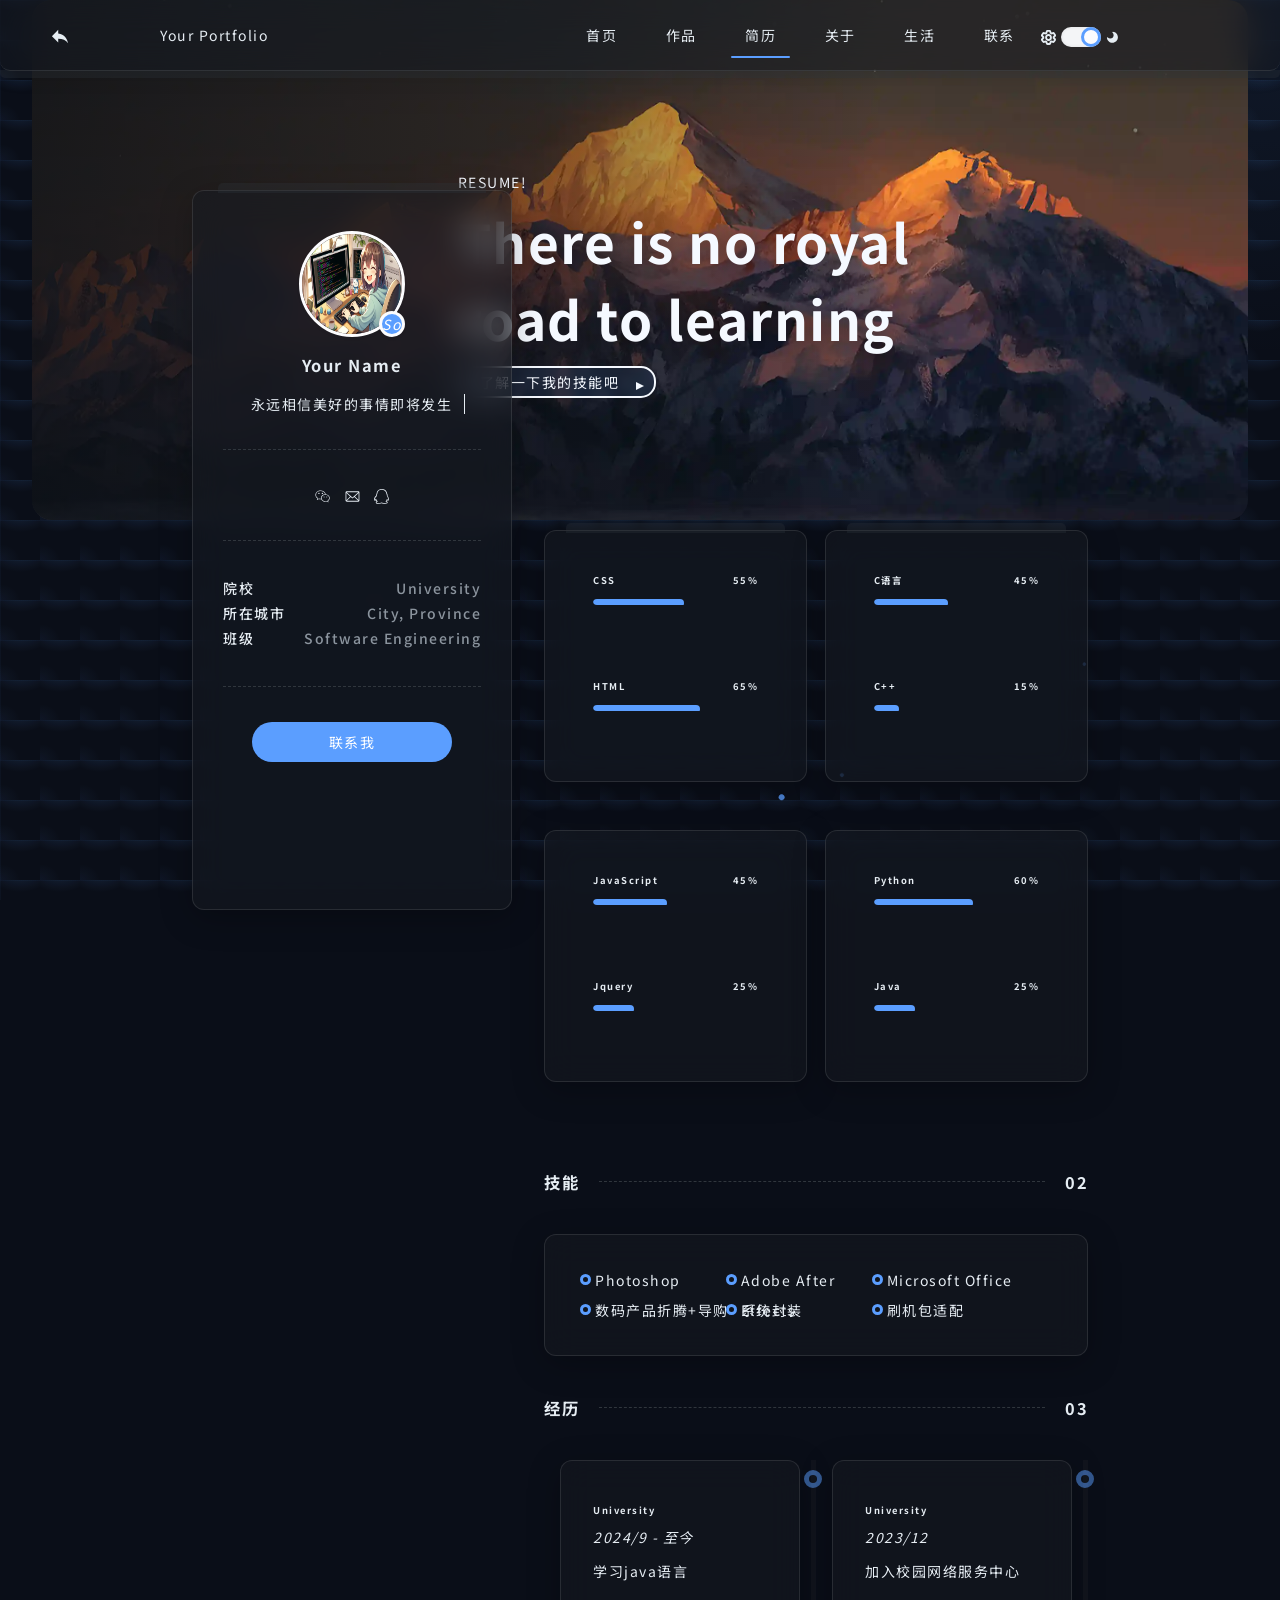
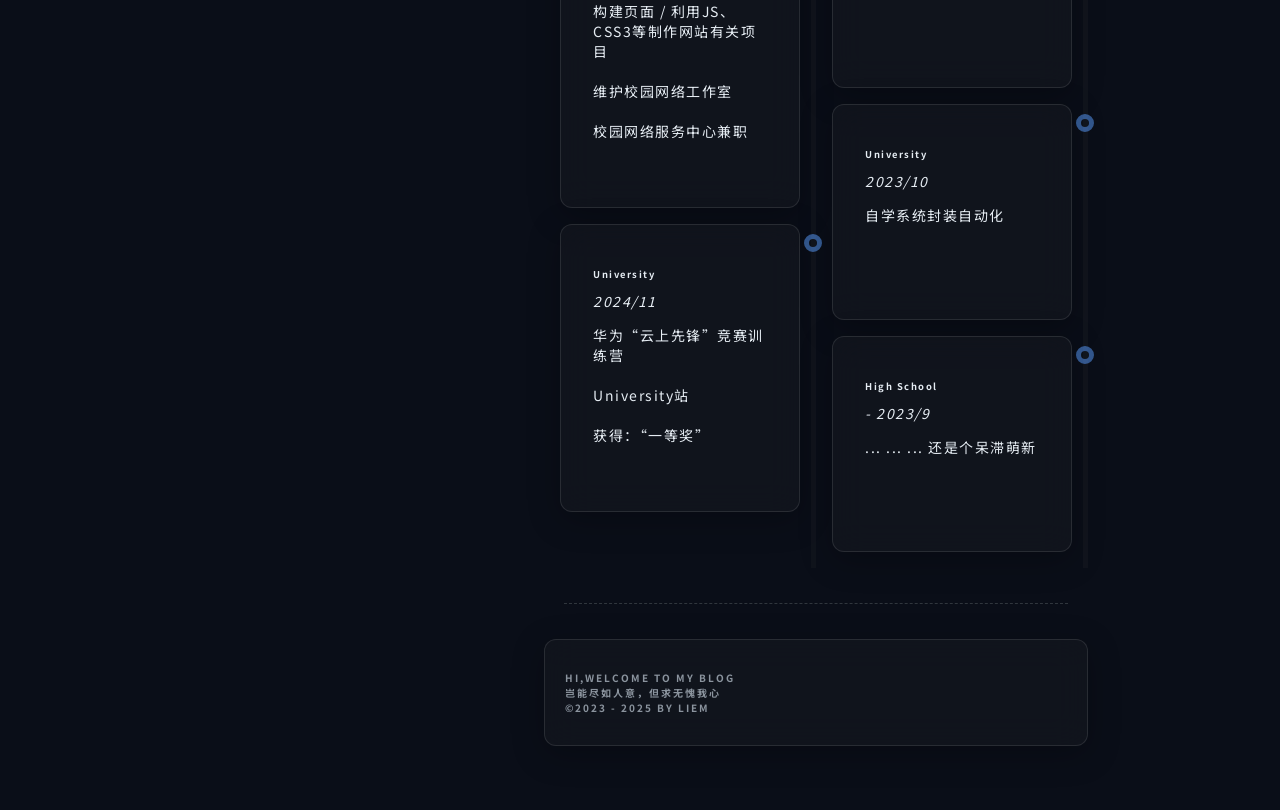
<file: resume.html>
<!DOCTYPE html>
<html lang="en">

<head>
  <meta charset="UTF-8">
  <meta http-equiv="X-UA-Compatible" content="IE=edge">
  <meta name="viewport" content="width=device-width, initial-scale=1.0">
  <title>YB的小窝</title>
  <link rel="preconnect" href="https://fonts.googleapis.com">
  <link rel="preconnect" href="https://fonts.gstatic.com" crossorigin>
  <link href="https://fonts.googleapis.com/css2?family=Noto+Sans+SC:wght@400;500;700&family=JetBrains+Mono:wght@400;500&display=swap" rel="stylesheet">
  <link rel="stylesheet" href="./css/base.css">
  <script src="./js/jq.js"></script>
  <link rel="stylesheet" href="./css/resume.css">
</head>

<body>
  <canvas class="canvas-wrap" id="triangle-lost-in-space" resize="true"></canvas>

  <!-- loadding -->
  <div class="lodding-wrap">
    <div class="loadding-div"></div>
  </div>

  <!-- 主要页面 -->
  <div class="box">

    <!-- 顶部栏 -->
    <div class="header borderafter">
      <!-- 返回按钮 -->
      <a style="position: absolute;left:50px;" href="javascript:history.back()">
        <svg t="1649246285004" class="icon" viewBox="0 0 1024 1024" version="1.1" xmlns="http://www.w3.org/2000/svg"
          p-id="3737" width="20" height="20">
          <path
            d="M98 468.9l322.8-322.8v184.4C743.6 376.7 881.9 607.3 928 837.8 812.7 676.4 651.3 602.6 420.8 602.6v189.1L98 468.9z"
            p-id="3738" fill="#254665"></path>
        </svg>
      </a>

      <div class="col">
        <span><a href="./index.html">Your Portfolio</a></span>
        <!-- 右边操作栏 -->
        <div class="header-right">
          <!-- 按钮 -->
          <div class="min_menu-wrap" id="minmenu">
            <span class="min_menu"></span>
          </div>
          <!-- 列表 -->
          <div class="menu_list">
            <!-- 栏目 -->
            <ul class="header-nav">
              <li><a href="./index.html">首页</a></li>
              <li><a href="./home.html">作品</a></li>
              <li class="active"><a href="./resume.html">简历</a></li>
              <li><a href="./blog.html">关于</a></li>
              <li><a href="./live.html">生活</a></li>
              <li><a href="./contact.html">联系</a></li>
            </ul>
            <!-- 开关灯 -->
            <span class="kaig-bottm">
              <svg t="1649159647627" class="icon" viewBox="0 0 1024 1024" version="1.1"
                xmlns="http://www.w3.org/2000/svg" p-id="2250" width="15" height="15">
                <path
                  d="M1008.535135 710.670332l-70.446388 116.386904a112.099975 112.099975 0 0 1-140.572857 43.829042l-69.422645-17.083729c-5.502624 3.1992-11.133217 6.3984-16.763809 9.341665l-18.299425 62.896276C687.335435 981.514621 639.4754 1023.744064 582.657604 1023.744064H441.764828c-56.817796 0-104.677831-42.293427-110.308423-97.703574l-18.299425-62.896276a422.166458 422.166458 0 0 1-16.827793-9.341665l-69.614597 17.083729a112.163959 112.163959 0 0 1-140.508873-43.893026L15.631361 710.542364a107.493127 107.493127 0 0 1 32.43989-144.731817L96.251206 518.910272a410.649338 410.649338 0 0 1 0-14.204448l-48.179955-46.836291a107.365159 107.365159 0 0 1-32.375906-144.731817l70.190452-116.450888a112.099975 112.099975 0 0 1 140.572857-43.893026l69.550612 17.083729c5.566608-3.1992 11.133217-6.3984 16.827794-9.341665l18.299425-62.896276C336.831061 42.229443 384.691096 0 441.508892 0H582.529636c56.817796 0 104.677831 42.293427 110.372407 97.63959l18.235441 62.704324c5.75856 3.007248 11.325169 6.142464 16.827793 9.341665l69.678581-17.083729a112.163959 112.163959 0 0 1 140.508873 43.893026l70.446388 116.514872a107.493127 107.493127 0 0 1-32.375906 144.731817l-48.179955 46.772307a414.616346 414.616346 0 0 1 0 14.204448l48.243939 46.836291c47.092227 31.928018 62.192452 94.952262 32.247938 145.115721z m-213.066733-142.23644l3.391152-31.032242a246.210447 246.210447 0 0 0 0-51.699076l-3.263184-30.904274 93.992502-91.305173-53.554612-88.553862-131.615096 32.311922-23.546113-16.059985a294.134466 294.134466 0 0 0-48.627844-26.809297l-27.513121-11.901025L568.453156 127.968008H455.649356L419.370426 252.736816l-27.705074 11.965009c-16.635841 7.166208-32.951762 16.187953-48.499875 26.745313l-23.610097 15.996001-131.487128-32.247938-53.36266 88.489878 94.056486 91.433141-3.263184 30.968258a247.874031 247.874031 0 0 0 0 51.699076l3.1992 30.904274-93.928518 91.369157 53.554612 88.489878 131.551112-32.311922 23.610097 16.059985c15.292177 10.429393 31.544114 19.451137 48.563859 26.809297l27.577106 11.965009L455.905292 895.776056h112.611848l36.342914-124.768808 27.64109-11.965009c16.699825-7.166208 32.951762-16.187953 48.563859-26.745313l23.546113-15.996001 131.423144 32.247938 53.68258-88.745814-94.184454-91.369157zM512.147232 615.846038c57.329668 0 103.846038-46.516371 103.974006-103.974006 0-57.329668-46.644339-103.974006-103.974006-103.974007S408.173225 454.542364 408.173225 511.872032 454.817564 615.846038 512.147232 615.846038z m0 127.968008c-127.968008 0-231.942014-103.910022-231.942015-231.942014 0-127.968008 103.910022-231.942014 231.942015-231.942015 127.968008 0 231.942014 103.910022 231.942014 232.133967A232.133967 232.133967 0 0 1 512.147232 743.814046z"
                  p-id="2251"></path>
              </svg>
              <!-- 开关按钮 -->
              <span class="my-radio active" id="myRadio">
                <i></i>
              </span>
              <svg t="1649159678284" class="icon" viewBox="0 0 1024 1024" version="1.1"
                xmlns="http://www.w3.org/2000/svg" p-id="3376" width="15" height="15">
                <path
                  d="M505.4 878.6c-196.7 0-358-150.9-374.9-343.1 1-18.6 16.1-33.4 34.9-33.4 10.8 0 20.5 4.8 26.9 12.4 0.2 0.3 0.5 0.1 0.5-0.7 41.6 44.2 100.5 71.9 166.1 71.9 127.1 0 230.1-103 230.1-230.1 0-66.1-28-125.1-72.6-166.8 0.1-0.1 0.5-0.1 0.3-0.3-7-6.5-11.4-15.7-11.4-26.1 0-19 14.9-34.1 33.7-35.3 192.1 17.1 342.9 178.3 342.9 375 0 208-168.5 376.5-376.5 376.5z"
                  p-id="3377"></path>
              </svg>
            </span>
          </div>
        </div>
      </div>
    </div>

    <!-- 顶部导航 -->
    <div class="navigation">
      <div class="nav-titleBox co zz">
        <!-- 占位符 -->
        <div class="co-left"></div>

        <!-- 标题 -->
        <div class="co-right">
          <span class="titleBox-tag">resume!</span>
          <h1>
            There is no royal road to learning
          </h1>
          <a class="buttom navbtn" href="#next-one">了解一下我的技能吧
          </a>
        </div>
      </div>
    </div>


    <!-- 个人资料 -->
    <div class="content zz">
      <!-- 占位符 -->
      <div class="co-left">
        <!-- 个人吸盘 -->
        <div class="me-card carbox borderbefore" id="mycard">
          <div class="mecar-title">
            <div class="me-image">
              <span class="status">
                <i>Software Engineer</i>
              </span>
              <img src="./img/touxiang.jpg" alt="">
            </div>
            <h3>Your Name</h3>
            <p class="me-hover">
              <span>永远相信美好的事情即将发生</span>
            </p>
          </div>
          <div class="borderbotm"></div>
          <div class="lianxi-list">
            <a title="wx:t1y1b24">
              <svg t="1234" class="icon" viewBox="0 0 1024 1024" version="1.1" xmlns="http://www.w3.org/2000/svg"
                p-id="14861" width="15" height="15">
                <path
                  d="M506.942 345.921c25.259 0 42.134-16.916 42.134-42.107 0-25.477-16.848-41.956-42.134-41.956-25.299 0-50.668 16.48-50.668 41.956 0.028 25.204 25.409 42.107 50.668 42.107l0 0zM506.942 345.921zM271.257 261.857c-25.259 0-50.79 16.48-50.79 41.956 0 25.19 25.532 42.107 50.79 42.107 25.163 0 42.012-16.916 42.012-42.107-0.014-25.477-16.834-41.956-42.012-41.956l0 0zM271.257 261.857zM1010.654 615.492c0-133.202-123.563-246.702-275.237-258.512 0.205-1.652 0.301-3.373-0.068-5.092-30.406-141.79-182.886-248.695-354.7-248.695-194.15 0-352.119 135.387-352.119 301.793 0 89.279 45.574 169.725 131.946 233.158l-30.106 90.508c-1.939 5.885-0.177 12.37 4.506 16.452 2.853 2.458 6.445 3.741 10.076 3.741 2.335 0 4.697-0.546 6.867-1.625l113.036-56.565 13.926 2.827c34.802 7.154 64.853 13.353 101.868 13.353 10.895 0 40.878-3.987 43.404-7.182 40.755 101.99 153.094 175.61 285.273 175.61 33.86 0 68.13-8.164 98.891-15.866l87.136 47.636c2.307 1.257 4.847 1.911 7.359 1.911 3.441 0 6.881-1.161 9.639-3.413 4.847-3.932 6.841-10.404 5.038-16.33l-22.255-74.001c74.602-58.955 115.521-129.488 115.521-199.708l0 0zM409.798 665.75c-9.626 0.833-19.388 1.243-29.082 1.243-32.686 0-60.334-5.652-92.31-12.26l-18.582-3.755c-3.195-0.683-6.567-0.245-9.503 1.269l-81.687 40.892 21.231-63.775c2.076-6.24-0.205-13.053-5.57-16.821-82.07-57.207-123.659-126.894-123.659-207.093 0-144.179 139.087-261.516 310.067-261.516 151.142 0 284.959 91.955 312.579 214.261-158.475 2.076-286.706 113.487-286.706 250.32 0 19.893 3.018 39.171 8.11 57.767-1.542-0.382-3.168-0.683-4.887-0.532l0 0zM860.371 788.699c-4.875 3.673-6.935 10.007-5.188 15.852l13.804 45.903-56.647-30.993c-2.157-1.188-4.588-1.803-7.004-1.803-1.188 0-2.389 0.15-3.564 0.464-30.379 7.674-61.822 15.593-92.433 15.593-142.186 0-257.857-97.717-257.857-217.811 0-120.095 115.658-217.771 257.857-217.771 139.469 0 257.325 99.724 257.325 217.771 0 59.87-37.738 121.255-106.291 172.797l0 0zM868.181 797.178zM616.454 506.006c-16.848 0-33.696 16.971-33.696 33.792 0 16.944 16.848 33.669 33.696 33.669 25.313 0 42.038-16.725 42.038-33.669 0-16.848-16.725-33.792-42.038-33.792l0 0zM616.454 506.006zM801.58 506.006c-16.603 0-33.451 16.971-33.451 33.792 0 16.944 16.848 33.669 33.451 33.669 25.231 0 42.257-16.725 42.257-33.669 0-16.848-16.998-33.792-42.257-33.792l0 0zM801.58 506.006z"
                  p-id="14862"></path>
              </svg>
            </a>
            <a title="email:your-email@example.com" href="Mailto:your-email@example.com?Subject=邮箱标题&amp;Body=邮箱内容！">
              <svg t="12345" class="icon" viewBox="0 0 1024 1024" version="1.1" xmlns="http://www.w3.org/2000/svg"
                p-id="17271" width="15" height="15">
                <path
                  d="M983.899806 785.385782V224.886223h0.180631l-0.180631-4.696419c-0.180632-5.238314-0.722526-10.476627-1.806315-15.714941-2.890104-25.469042-21.675781-44.977245-45.519139-47.686717H122.287529c-11.741048 0-23.482096 1.625684-34.861881 5.238314-30.346093 10.295996-50.757453 40.100194-50.576821 74.058917v534.849885c-0.361263 21.314518 5.780208 42.087141 17.701887 59.789028l0.361263 0.722526 5.418946 3.973893c18.243782 21.856412 44.977245 34.319986 73.517022 34.500618H904.421944c37.751984 0 70.265655-27.094726 79.477862-66.291763l0.180631-0.541894c0.361263-5.96084 0.361263-11.741048-0.180631-17.701888zM390.16405 547.494091l55.453872 49.854295 43.893456 40.100194c5.418945 5.96084 13.005468 9.57347 21.133886 9.57347 7.947786 0 15.534309-3.431999 21.133886-9.57347l101.153642-91.941436 272.753572 263.721997H126.622685L390.16405 547.494091z m120.119951 30.346092L111.449638 216.03528H115.604163c214.409596-0.903158 703.559711-2.890104 793.875463-0.361263l-399.195625 362.166166z m165.458458-69.72376l251.619686-227.956959v474.518963L675.742459 508.116423z m-328.568707 0.180631L93.205856 760.278003V278.895043l253.967896 229.402011z"
                  p-id="17272"></path>
              </svg>
            </a>
            <a title="QQ:your-qq-number">
              <svg t="123456" class="icon" viewBox="0 0 1024 1024" version="1.1" xmlns="http://www.w3.org/2000/svg"
                p-id="18277" width="15" height="15">
                <path
                  d="M537.576602 0c345.434577 0 362.285044 329.787714 362.285044 329.787714 52.356809 69.207276 24.072096 131.794725 24.072096 131.794725 168.504671 264.793055 59.578437 341.22196 29.488318 346.638181-29.488318 5.416222-58.374833-32.49733-58.374833-32.49733s-9.628838 37.913551-33.700934 58.374833c87.86315 40.922563 72.216288 92.075767 72.216288 92.075767s-18.655874 154.061414-383.94993 56.569425l-31.293725-5.416222c-350.248996 126.378504-393.578768-43.931575-393.578768-43.931575s-14.443258-71.012683 53.560413-97.491989c-39.718958-24.072096-53.560413-75.2253-53.560413-75.2253s-35.506341 57.77303-81.845126 36.709946C-3.443754 775.723291-31.728467 587.359141 143.997834 451.351799c0 0-25.275701-80.641521 32.49733-128.785713C176.495163 322.566085 192.142025 0 537.576602 0L537.576602 0 537.576602 0zM230.055576 341.22196C153.626672 406.216619 204.779876 471.211278 204.779876 471.211278 36.275204 574.72129 66.365324 742.022357 66.365324 742.022357s27.081108-13.239653 45.736982-52.356809c19.257677-39.117156 48.745994 6.619826 48.745994 6.619826s18.655874 89.066755 74.623497 123.971294c56.569425 34.904539-2.40721 57.171228-2.40721 57.171228s-61.985647 0.601802-56.569425 43.329773c5.416222 42.126168 205.81642 95.084779 325.575097 1.203605l63.791054 8.425234c209.427235 72.81809 312.937247 4.814419 319.557073-8.425234 6.619826-13.239653-31.895527-38.515353-67.401869-53.560413-35.506341-15.04506-44.533377-30.691922-13.239653-51.153204 31.293725-21.063084 43.931575-62.587449 61.985647-105.31542 18.054072-42.72797 45.736982-21.664886 49.347797-9.628838 3.610814 12.036048 29.488318 52.356809 29.488318 52.356809s68.003671-72.216288-73.419893-285.856139c0 0 30.691922-63.791054-21.063084-116.147863 0 0-12.63785-300.299397-320.158876-300.299397C224.639355 52.356809 230.055576 341.22196 230.055576 341.22196L230.055576 341.22196 230.055576 341.22196z"
                  p-id="18278"></path>
              </svg>
            </a>
          </div>
          <div class="borderbotm"></div>
          <div class="mecar-bottm">
            <div>
              <span class="mecarbottm-key">院校</span>
              <span class="mecarbottm-value">University</span>
            </div>
            <div>
              <span class="mecarbottm-key">所在城市</span>
              <span class="mecarbottm-value">City, Province</span>
            </div>
            <div>
              <span class="mecarbottm-key">班级</span>
              <span class="mecarbottm-value">Software Engineering</span>
            </div>

          </div>
          <div class="borderbotm"></div>
          <div class="buttom-box ">
            <a class="button" href="Mailto:your-email@example.com?Subject=邮箱标题&amp;Body=邮箱内容！">联系我</a>
          </div>
        </div>
      </div>
      <!-- 右边 -->
      <div class="co-right" id="next-one">
        <div class="content-li li1">
          <div class="li1-box ">
            <div class="li1-box-item carbox borderbefore">
              <div class="boxitem-line">
                <h6>CSS<span>55%</span></h6>
                <div class="propress">
                  <span class="jindu"></span>
                  <!-- <span style="width: 55%;"></span> -->
                </div>
              </div>
              <div class="boxitem-line">
                <h6>HTML<span>65%</span></h6>
                <div class="propress">
                  <span class="jindu"></span>
                </div>
              </div>
            </div>
            <div class="li1-box-item carbox borderbefore">
              <div class="boxitem-line">
                <h6>C语言<span>45%</span></h6>
                <div class="propress">
                  <span class="jindu"></span>
                </div>
              </div>
              <div class="boxitem-line">
                <h6>C++<span>15%</span></h6>
                <div class="propress">
                  <span class="jindu"></span>
                </div>
              </div>
            </div>
            <div class="li1-box-item carbox">
              <div class="boxitem-line">
                <h6>JavaScript<span>45%</span></h6>
                <div class="propress">
                  <span class="jindu"></span>
                </div>
              </div>
              <div class="boxitem-line">
                <h6>Jquery<span>25%</span></h6>
                <div class="propress">
                  <span class="jindu"></span>
                </div>
              </div>
            </div>
            <div class="li1-box-item carbox">
              <div class="boxitem-line">
                <h6>Python<span>60%</span></h6>
                <div class="propress">
                  <span class="jindu"></span>
                </div>
              </div>
              <div class="boxitem-line">
                <h6>Java<span>25%</span></h6>
                <div class="propress">
                  <span class="jindu"></span>
                </div>
              </div>
            </div>
          </div>

          <div class="content-li li2">
            <h3>
              <span>技能</span>
              <div class="borderbotm"></div>
              <span>02</span>
            </h3>
            <div class="carbox li2-box">
              <ul>
                <li>Photoshop</li>
                <li>Adobe After Effects</li>
                <li>Microsoft Office</li>
                <li>数码产品折腾+导购</li>
                <li>系统封装</li>
                <li>刷机包适配</li>
              </ul>
            </div>
          </div>
          <div class="content-li li3">
            <h3>
              <span>经历</span>
              <div class="borderbotm"></div>
              <span>03</span>
            </h3>
            <div class="li3-box">
              <div class="li3box-left">
                <div class="li3box-pro">
                  <div class="carbox carcontent">
                    <h6>University</h6>
                    <i>2024/9 - 至今</i>
                    <p> 学习java语言<br><br>
                      构建页面 / 利用JS、CSS3等制作网站有关项目 <br><br>
                      维护校园网络工作室<br><br>
                      校园网络服务中心兼职<br><br>
                    </p>
                    <!-- <a href="">阅读</a> -->
                  </div>
                  <div class="carprogress"></div>
                </div>
                <div class="li3box-pro">
                  <div class="carbox carcontent">
                    <h6>University</h6>
                    <i>2024/11</i>
                    <p>
                      华为“云上先锋”竞赛训练营<br><br>
                      University站<br><br>
                      获得：“一等奖”
                      <br><br>
                    </p>
                    <!-- <a href="">阅读</a> -->
                  </div>
                  <div class="carprogress"></div>
                </div>
              </div>
              <div class="li3box-right">
                <div class="li3box-pro">
                  <div class="carbox carcontent">
                    <h6>University</h6>
                    <i>2023/12</i>
                    <p>
                      加入校园网络服务中心<br><br>

                      <br><br>
                    </p>
                    <!-- <a href="">阅读</a> -->
                  </div>
                  <div class="carprogress"></div>
                </div>
                <div class="li3box-pro">
                  <div class="carbox carcontent">
                    <h6>University</h6>
                    <i>2023/10</i>
                    <p>
                      自学系统封装自动化<br><br>

                    </p>
                  </div>
                  <div class="carprogress"></div>
                </div>
                <div class="li3box-pro">
                  <div class="carbox carcontent">
                    <h6>High School</h6>
                    <i>- 2023/9</i>
                    <p>
                      ... ... ... 还是个呆滞萌新
                    </p>
                  </div>
                  <div class="carprogress"></div>
                </div>
              </div>

            </div>
          </div>
          <div class="borderbotm"></div>

          <div class="carbox copybottm">
            Hi,welcome to my blog
            <br />
            岂能尽如人意，但求无愧我心
            <br />
            ©2023 - 2025 By Liem
          </div>
        </div>
      </div>
    </div>

  </div>
  </div>

</body>

<script src="./js/base.js"></script>
<script type="text/javascript" src="./js/paper-full.min.js"></script>
<script type="text/javascript" src="./js/canvas.js"></script>
<script>
  $(document).ready(function () {
    let spanList = $('.li1-box-item .boxitem-line .jindu');
    let jinduList = ['55%', '65%', '45%', '15%', '45%', '25%', '60%', '25%']

    for (let i = 0; i <= spanList.length; i++) {
      $(spanList[i]).css('width', jinduList[i])
    }
  })
</script>

</html>
</file>
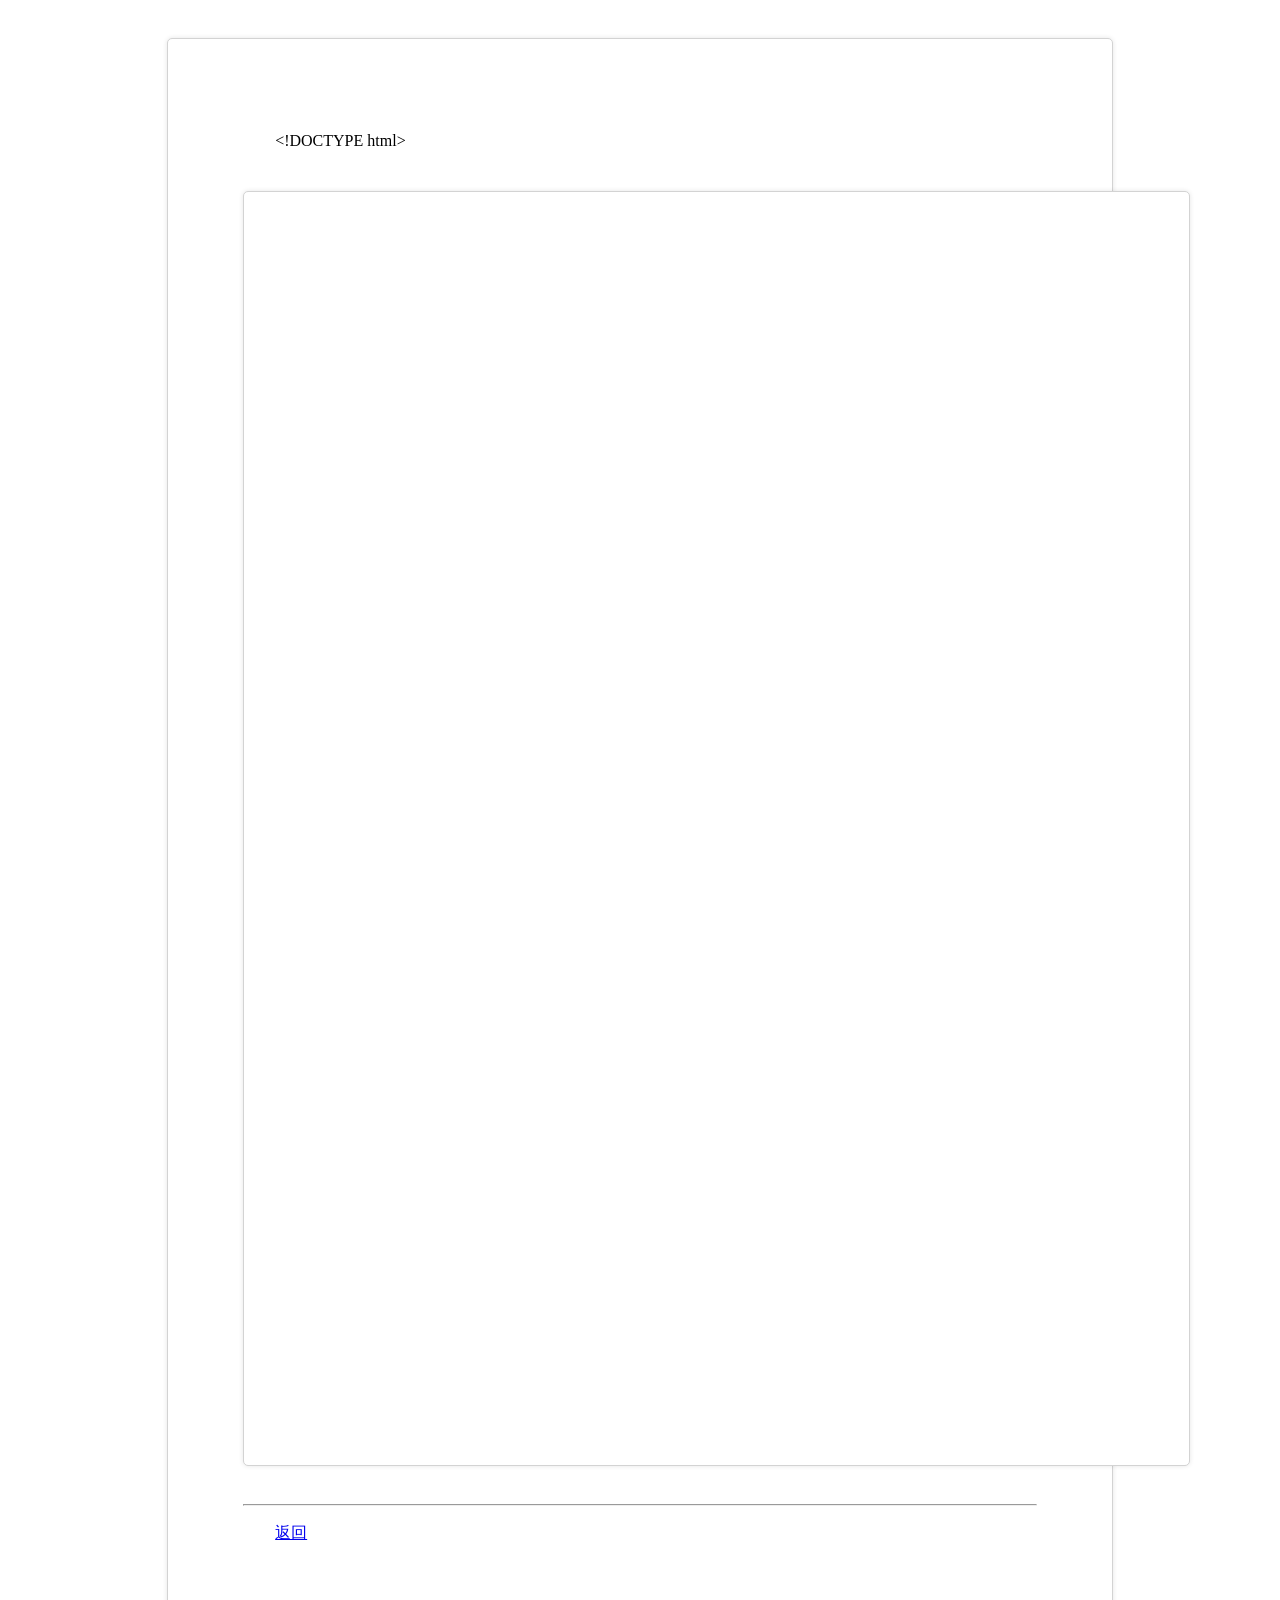
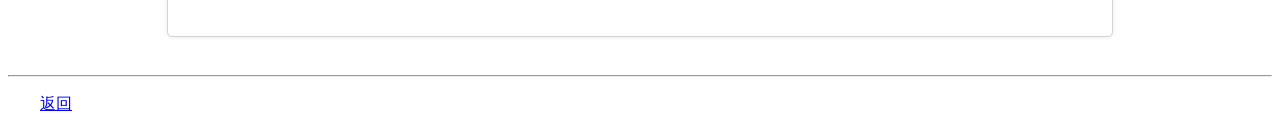
<file: showmd.html>
<!DOCTYPE html>
<html lang="zh-cmn-Hans">

<head>
  <meta charset="UTF-8">
  <meta name="viewport" content="width=device-width, initial-scale=1.0">
  <meta http-equiv="X-UA-Compatible" content="ie=edge">
  <title>Prism代码语法高亮</title>

  <!--<link href="https://cdn.bootcss.com/prism/1.25.0/themes/prism-okaidia.css" rel="stylesheet">-->
  <link rel="stylesheet" href="/css/font-awesome.min.css">

  <link href="/css/prism.css" rel="stylesheet">
  <link href="/css/prism-line-numbers.css" rel="stylesheet">
  <script src="/js/marked.js" type="text/javascript" charset="utf-8"></script>
  <script src="/js/prism.js"></script>
  <script src="/js/jquery.min.js"></script>

  <style>
    #content {
      width: 21cm;
      min-height: 29.7cm;
      padding: 2cm;
      margin: 1cm auto;
      border: 1px #D3D3D3 solid;
      border-radius: 5px;
      background: white;
      box-shadow: 0 0 5px rgba(0, 0, 0, 0.1);
    }

    mark {
      font-family: 宋体, "Courier New";
      background-color: #66FF33;
    }

    h1,
    h2 {
      text-align: center;
      font-family: "Arial", "Microsoft YaHei";
      font-weight: normal;
      line-height: 1.1;
    }

    h3,
    h4 {
      text-align: left;
      font-family: "Arial", "楷体";
      font-weight: normal;
      line-height: 1.1;
    }

    figure {
      width: 19cm;
      max-width: 19cm;
      text-align: center;
      text-indent: 0em;
    }

    figure img {
      height: auto;
      width: auto;
      max-width: 100%;
    }

    figure table {
      height: auto;
      width: auto;
      max-width: 100%;
    }

    p {
      font-family: 宋体, "verdana";
      text-indent: 2em;
      line-height: 1.4em;
    }

    ol,
    ul {
      list-style: none;
      padding: 0;
      margin: 0;
    }

    li:before {
      content: "\f00c";
      /* FontAwesome Unicode */
      font-family: FontAwesome;
      display: inline-block;
      margin-left: -0.3em;
      /* same as padding-left set on li */
      width: 1.5em;
      /* same as padding-left set on li */
    }

    li {
      text-indent: -1em;
      padding-left: 2cm;
      font-family: 宋体, "verdana";
      list-style-position: outside;
      line-height: 1.4em;
    }

    mark {
      background-color: #66FF33;
    }

    h5 {
      font-family: "Arial", "楷体";
      font-weight: normal;
      line-height: 1.1;
    }

    table.tableStyle {
      font-family: verdana, arial, sans-serif;
      font-size: 11px;
      color: #333333;
      border: 1px #999999;
      border-collapse: collapse;
      margin: 0 auto;
    }

    table.tableStyle th {
      background: #C7EDCC;
      padding: 8px;
      border: 1px solid #999999;
    }

    table.tableStyle td {
      background: #fffae0;
      padding: 8px;
      border: 1px solid #999999;
    }
  </style>
</head>

<body>

  <div id="content"></div>

  <script>
    function GetQueryValue(queryName) {
      let reg = new RegExp("(^|&)" + queryName + "=([^&]*)(&|$)", "i");
      let r = window.location.search.substr(1).match(reg);
      if (r != null) {
        return decodeURI(r[2]);
      } else {
        return null;
      }
    }

    // 向服务器发送请求
    $.ajax({
      type: "get",
      url: GetQueryValue("mdfile"),
      async: true,
      dataType: "text",
      success: function (data) {
        data = data.replace(/```mssql/g, "```sql");
        data = data.replace(/```mysql/g, "```sql");

        let ht = marked(data);
        ht = ht.replace(/<table/g, "<table class='tableStyle'");

        document.getElementById('content').innerHTML = ht.replace(/<pre/g, "<pre class='line-numbers'");

        $('#content code').map(function () {
          Prism.highlightElement(this);
        });

        $("[class |='line-numbers language']").dblclick(function () {
          const oInput = document.createElement('textarea');
          // 把文字放进input中，供复制
          oInput.value = $(this).text();
          document.body.appendChild(oInput);
          // 选中创建的input
          oInput.select();
          // 执行复制方法， 该方法返回bool类型的结果，告诉我们是否复制成功
          const copyResult = document.execCommand('copy')
          // 操作中完成后 从Dom中删除创建的input
          document.body.removeChild(oInput)
          // 根据返回的复制结果 给用户不同的提示
          if (copyResult) {
            //alert('DDL已复制到粘贴板')
          } else {
            alert('复制失败')
          }
        });
      }
    });
  </script>
  <hr>
  <p><a href="javascript:history.go(-1)">返回</a></p>

</body>

</html>
</file>
<file: css/base.css>
/* =========================================================
 * 主题变量系统
 * - :root 默认深色主题（墨黑背景 + Azure 蓝主色）
 * - [data-theme="light"] 浅色覆盖（冷白背景 + Sapphire 蓝主色）
 * - 切换由 base.js 仅修改 data-theme 属性触发
 * 配色策略：避开 LLM 默认蓝（#3b82f6 / #6366f1），采用 Azure / Sapphire 双调蓝
 * ========================================================= */
:root {
  /* —— 背景与卡片 —— */
  --bagColor: #0a0e18;          /* body 主背景（深空蓝黑） */
  --headerCOlor: rgba(22, 27, 34, 0.55); /* header / 卡片背景（半透明，配合毛玻璃） */
  --headerhover: rgba(22, 27, 34, 0.75); /* 卡片悬停态背景（加深一点） */
  --borderline: #30363d;       /* 顶部装饰条 / 边框 */

  /* —— 毛玻璃设计系统（Glass Morphism）——
   * 参考知乎毛玻璃设计文章 + Apple Liquid Glass 美学
   * 三要素：半透明背景 + backdrop-filter 模糊 + 顶部高光边框
   * 背景已由 body 的网格+渐变提供参照物 */
  --glass-bg: rgba(22, 27, 34, 0.55);     /* 玻璃背景（深色：半透明深灰） */
  --glass-bg-hover: rgba(22, 27, 34, 0.75); /* 玻璃悬停态 */
  --glass-blur: 16px;                       /* 模糊半径（参考 Apple 14-20px） */
  --glass-border: 1px solid rgba(255, 255, 255, 0.10); /* 边框：微弱白光 */
  --glass-border-hover: 1px solid rgba(91, 158, 255, 0.45); /* 悬停边框：主色微光 */
  --glass-shadow: 0 8px 32px rgba(0, 0, 0, 0.25); /* 柔和投影 */
  --glass-shadow-hover: 0 12px 48px rgba(0, 0, 0, 0.35), 0 4px 12px rgba(91, 158, 255, 0.12); /* 悬停投影+主色辉光 */

  /* 科技感背景：径向渐变主色光晕 + 细密网格线
   * 让毛玻璃卡片有参照物，凸显 glass morphism 效果 */
  --bg-gradient:
    radial-gradient(ellipse 80% 50% at 50% -20%, rgba(91, 158, 255, 0.15), transparent),
    radial-gradient(ellipse 60% 40% at 100% 0%, rgba(91, 158, 255, 0.08), transparent),
    radial-gradient(ellipse 50% 40% at 0% 100%, rgba(91, 158, 255, 0.06), transparent);
  --bg-grid:
    linear-gradient(rgba(91, 158, 255, 0.04) 1px, transparent 1px),
    linear-gradient(90deg, rgba(91, 158, 255, 0.04) 1px, transparent 1px);
  --bg-grid-size: 40px 40px;

  /* —— 文字 —— */
  --headerFont: #e6edf3;        /* 主文字色（亮白） */
  --fontColor: #0d1117;        /* 反差色（按钮文字） */
  --accentSecondary: #8b949e;   /* 辅助文字（暖灰） */
  --heroFont: #f5f9ff;         /* hero 区域文字色（冷白偏蓝） */

  /* —— 品牌主色 —— Azure Blue（深色背景上对比度 7.2:1，过 WCAG AAA） */
  --mainColor: #5b9eff;        /* Azure Blue（深色主题偏亮） */
  --mainColor-soft: rgba(91, 158, 255, 0.10); /* 主色 10% 透明叠加（用于悬停背景） */
  --mainColor-rgb: 91, 158, 255; /* 主色 RGB 三元组，便于 rgba() 复用 */

  /* —— 间距 token 系统（4px 网格，参考 Linear/Vercel） —— */
  --space-xs: 8px;
  --space-sm: 12px;
  --space-md: 16px;
  --space-lg: 24px;
  --space-xl: 32px;
  --space-2xl: 48px;
  --space-3xl: 64px;

  /* —— 卡片 token 系统 —— */
  --card-radius: 12px;
  --card-border: 1px solid rgba(255, 255, 255, 0.08);
  --card-border-hover: 1px solid rgba(91, 158, 255, 0.45);
  --card-shadow: 0 1px 3px rgba(0, 0, 0, 0.2), 0 1px 2px rgba(0, 0, 0, 0.4);
  --card-shadow-hover: 0 4px 12px rgba(0, 0, 0, 0.3), 0 2px 4px rgba(91, 158, 255, 0.15);

  /* —— 主题专用 token —— */
  --lodding-bg: rgba(13, 17, 23, 0.95);   /* 加载层背景 */
  --lodding-wing: rgba(91, 158, 255, 0.7); /* 蝴蝶翅膀色（跟随主色） */
  --zhezhao-bg: rgba(0, 0, 0, 0.7);       /* 遮罩层背景 */
  --radio-bg: #f4f5f7;                    /* 开关轨道背景 */
  --radio-thumb: #fcfcfe;                 /* 开关滑块色 */
  --border-light: #fcfcfe;               /* 头像 / 圆形元素描边 */

  /* —— 模态 / 遮罩 —— */
  --modal-bg: rgba(0, 0, 0, 0.9);         /* 图片放大模态背景 */
  --modal-fg: #ffffff;                    /* 模态前景文字 */

  /* —— 次级灰文字 —— */
  --text-muted: #7b7b7d;                 /* 统一替换原硬编码 #7B7B7D */

  /* —— 内容区背景 —— */
  --textblock-bg: rgba(255, 255, 255, 0.04); /* 引用块底色（深色：透明白） */
}

/* —— 浅色主题覆盖（由 base.js 设置 data-theme="light" 触发） ——
 * 配色：避开 design-taste-frontend 禁止的 warm paper / cream / chalk 系（#fafaf7/#f5f1ea 等），
 * 改用 cool off-white (#f5f7fa)，让深浅主题感知差异更明显；
 * 主色用 Sapphire Blue（在 #f5f7fa 背景上对比度 7.8:1，过 WCAG AAA）。
 */
:root[data-theme="light"] {
  --bagColor: #eef2f8;          /* 冷调浅蓝灰（比纯白更有科技感） */
  --headerCOlor: rgba(255, 255, 255, 0.60); /* 半透明白，配合毛玻璃 */
  --headerhover: rgba(255, 255, 255, 0.80); /* 悬停态更实一些 */
  --borderline: #d0d7de;

  --headerFont: #1f2328;
  --fontColor: #ffffff;
  --accentSecondary: #57606a;
  --heroFont: #1f2328;          /* hero 区文字：浅色主题用深灰 */

  --mainColor: #1e40af;        /* Sapphire Blue（浅色主题偏深，保证对比度） */
  --mainColor-soft: rgba(30, 64, 175, 0.08);
  --mainColor-rgb: 30, 64, 175;

  /* 浅色毛玻璃：白色半透明 + 更深的阴影对比 */
  --glass-bg: rgba(255, 255, 255, 0.60);
  --glass-bg-hover: rgba(255, 255, 255, 0.80);
  --glass-blur: 16px;
  --glass-border: 1px solid rgba(255, 255, 255, 0.60); /* 白色高光边框 */
  --glass-border-hover: 1px solid rgba(30, 64, 175, 0.40);
  --glass-shadow: 0 8px 32px rgba(31, 35, 40, 0.10);
  --glass-shadow-hover: 0 12px 48px rgba(31, 35, 40, 0.15), 0 4px 12px rgba(30, 64, 175, 0.10);

  /* 浅色科技感背景：冷蓝光晕 + 细网格
   * 让毛玻璃卡片有更多视觉纹理参照 */
  --bg-gradient:
    radial-gradient(ellipse 80% 50% at 50% -20%, rgba(30, 64, 175, 0.10), transparent),
    radial-gradient(ellipse 60% 40% at 100% 0%, rgba(30, 64, 175, 0.06), transparent),
    radial-gradient(ellipse 50% 40% at 0% 100%, rgba(30, 64, 175, 0.04), transparent);
  --bg-grid:
    linear-gradient(rgba(30, 64, 175, 0.05) 1px, transparent 1px),
    linear-gradient(90deg, rgba(30, 64, 175, 0.05) 1px, transparent 1px);
  --bg-grid-size: 40px 40px;

  --card-border: 1px solid rgba(31, 35, 40, 0.08);
  --card-border-hover: 1px solid rgba(30, 64, 175, 0.45);
  --card-shadow: 0 1px 3px rgba(31, 35, 40, 0.08), 0 1px 2px rgba(31, 35, 40, 0.06);
  --card-shadow-hover: 0 4px 12px rgba(31, 35, 40, 0.12), 0 2px 4px rgba(30, 64, 175, 0.15);

  --lodding-bg: rgba(245, 247, 250, 0.95);
  --lodding-wing: rgba(30, 64, 175, 0.7);
  --zhezhao-bg: rgba(31, 35, 40, 0.6);
  --radio-bg: #e4e6e8;
  --radio-thumb: #ffffff;
  --border-light: #ffffff;

  --modal-bg: rgba(31, 35, 40, 0.9);
  --modal-fg: #ffffff;

  --text-muted: #6e7781;

  --textblock-bg: rgba(31, 35, 40, 0.04); /* 引用块底色（浅色：透明深灰） */
}

.content-li svg path,.buttom svg path{
  fill: var(--headerFont); /* 跟随主题主文字色 */
}
svg{
  vertical-align: middle;
}
svg path{
  fill: var(--headerFont);
}

/* 遮罩 */
.zhezhao{
  position: fixed;
  left: 0px;
  right: 0px;
  bottom: 0px;
  top: 0px;
  background-color: var(--zhezhao-bg, rgba(0, 0, 0, .7));
  z-index: 9;
  display: none;
}
.zhezhao.active{
  display: block;
}
.zhezhao .close{
  position: absolute;
  right: 20%;
  top:  10%;
}
.close path{
  fill: var(--modal-fg); /* 关闭按钮跟随模态前景色 */
}
#videoResume{
  position: absolute;
  left: 50%;
  top:  50%;
  transform: translate(-50%,-50%);
}
#videoResumeC{
  width: 100%;
}


body,
html {
  position: relative;
  margin: 0px;
  width: 100%;
  padding: 0px;
  font-size: 14px;
  letter-spacing: 1.5px;
  transition: background-color .4s ease-in-out, color .4s ease-in-out;
  font-weight: 400;
  font-family: 'Noto Sans SC', -apple-system, BlinkMacSystemFont, "Segoe UI", Roboto, "Helvetica Neue", Arial, sans-serif;
  
  color: var(--headerFont);
  background-color: var(--bagColor);
  background-image: var(--bg-grid), var(--bg-gradient);
  background-size: var(--bg-grid-size), 100% 100%;
  background-attachment: fixed;
}
a{
   transition: color .6s ease-in-out;
   text-decoration: none;
   color: inherit;
}
a:hover {
  color: var(--mainColor);
}


.carbox {
  background-color: var(--glass-bg);
  border-radius: var(--card-radius);
  border: var(--glass-border);
  box-shadow: var(--glass-shadow);
  backdrop-filter: blur(var(--glass-blur));
  -webkit-backdrop-filter: blur(var(--glass-blur));
  transition: border-color .3s ease, box-shadow .3s ease, transform .3s ease, background-color .3s ease;
}

/* 卡片悬停态：边框变主色 + 轻微上浮 + 背景稍实 */
.carbox:hover {
  border: var(--glass-border-hover);
  box-shadow: var(--glass-shadow-hover);
  transform: translateY(-2px);
  background-color: var(--glass-bg-hover);
}

ul {
  list-style: none;
  margin: 0px;
  padding: 0px;
}

ul>li {
  display: inline-block;
}
img {
  width: 100%;
  height: 100%;
  vertical-align: middle;
}
.copybottm {
  padding: 30px 20px;
  color: var(--accentSecondary);
  font-size: 10px;
  font-weight: 700;
  letter-spacing: 2px;
  transition: .4s ease-in-out;
  text-transform: uppercase;
}

 /* 顶部栏目 */
.header {
  position: fixed;
  z-index: 2;
  top: 0px;
  width: 100%;
  height: 70px;
  line-height: 70px;
  background-color: var(--glass-bg);
  border-radius: 0% 0% 10px 10px;
  border-bottom: var(--glass-border);
  box-shadow: 0 4px 20px rgba(0, 0, 0, 0.15);
  backdrop-filter: blur(var(--glass-blur));
  -webkit-backdrop-filter: blur(var(--glass-blur));
}

/* 下面的装饰 */
.borderafter::after{
  content: '';
  position: absolute;
  top: 70px;
  left: 0px;
  right: 0px;
  height: 8px;
  /* background-color: #00283A; */
  background-color: var(--borderline);
  border-radius: 0% 0% 5px 5px;
  opacity: .3;
}

/* 上面的装饰 */
.borderbefore::before{
  content: '';
  position: absolute;
  top: -8px;
  left: 8%;
  right: 8%;
  height: 10px;
  background-color: var(--borderline);
  border-radius: 5px 5px 0% 0%;
  opacity: .3;
}

.col {
  width: 75%;
  margin: 0 auto;
  /* border: 1px solid red; */
}

.header>div {
  display: flex;
  justify-content: space-between;
}

/* 开灯：使用变量适配主题 */
.kaig-bottm img {
  width: 15px;
  height: 15px;
}
.kaig-bottm .my-radio{
  position: relative;
  display: inline-block;
  height: 20px;
  width: 40px;
  vertical-align: middle;
  background: var(--radio-bg, #F4F5F7);
  border-radius: 2em;
  box-shadow: inset 0 0 4px -1px rgb(0 0 0 / 15%);
  transition: .4s ease-in-out;
  cursor: pointer;
}

.kaig-bottm .my-radio.active>i{
  right: 0px;
  left: auto;
}
.kaig-bottm .my-radio>i{
  position: absolute;
  left: 0px;
  top: 0px;
  bottom: 0px;
  display: inline-block;
  width: 35%;
  border: solid 3px var(--mainColor);
  border-radius: 50%;
  background: var(--radio-thumb, #FCFCFE);
  transition: all .2s ease;
}

/* 顶部导航栏 */
.header-nav {
  display: inline-block;
}

.header-nav>li.active::after {
  content: '';
  display: inline-block;
  position: absolute;
  bottom: 12px;
  left: 8px;
  right: 8px;
  border-radius: 3px;
  height: 2px;
  background-color: var(--mainColor);
  transition: .3s ease-in-out;
}

.header-nav>li {
  padding: 0 22px;
  position: relative;
  transition: color .3s ease, background-color .3s ease;
  box-sizing: border-box;
  border-radius: 8px;
}

/* 导航悬停态：背景微亮 + 文字变主色（参考 Vercel/GitHub） */
.header-nav>li:hover {
  color: var(--mainColor);
  background-color: var(--mainColor-soft);
}

/* 导航链接统一样式 */
.header-nav>li>a {
  display: inline-block;
  line-height: 70px;
}



/* 导航 */
/* 黑色主题背景：深色模式下 hero 区域使用深色背景图 */
.navigation.active{
  background-image: url("../img/back/aitx6-0og08.webp") !important;
}
/* 默认主题（深色） */
.navigation {
  position: relative;
  margin: 0px auto 0;
  width: 95%;
  background-color: transparent;
  height: 520px;
  border-radius: 20px;
  background-image: url("../img/back/a58cbbffd2aa49c1b1e99990be912f30.jpg");
  background-attachment: fixed;
  background-size: cover;
  background-position: center;
  background-repeat: no-repeat;
  overflow: hidden;
  color: var(--heroFont); /* hero 区域文字色跟随主题 */
}
/* 深色主题：左侧叠加暗色渐变蒙版，让文字嵌在山景左侧暗部 */
.navigation::before {
  content: '';
  position: absolute;
  inset: 0;
  background: linear-gradient(90deg, rgba(13, 17, 23, 0.82) 0%, rgba(13, 17, 23, 0.45) 45%, transparent 70%);
  pointer-events: none;
  z-index: 0;
}
/* 浅色主题：hero 区域换成更柔和的浅色背景图，并叠加半透明冷白滤镜提升对比度 */
:root[data-theme="light"] .navigation {
  background-image: linear-gradient(rgba(245, 247, 250, 0.45), rgba(245, 247, 250, 0.55)), url("../img/back/a58cbbffd2aa49c1b1e99990be912f30.jpg");
  background-blend-mode: normal;
}
:root[data-theme="light"] .navigation.active {
  background-image: linear-gradient(rgba(245, 247, 250, 0.45), rgba(245, 247, 250, 0.55)), url("../img/back/aitx6-0og08.webp") !important;
}
/* 浅色主题：左侧叠加柔和的冷白渐变，让深色文字在山景亮部上仍可读 */
:root[data-theme="light"] .navigation::before {
  background: linear-gradient(90deg, rgba(245, 247, 250, 0.88) 0%, rgba(245, 247, 250, 0.55) 40%, transparent 70%);
}

/* 顶部导航 */
.navigation .titleBox-tag {
  text-transform: uppercase;
}

.navigation h1 {
  margin: 10px 0;
  font-size: 3.8rem;
  color: var(--heroFont); /* hero 文字色跟随主题 */
  text-shadow: 0 2px 20px rgba(0, 0, 0, 0.35);
  position: relative;
  z-index: 1;
}
/* 浅色主题下 hero 描边光晕增强，避免亮色山峰干扰文字 */
:root[data-theme="light"] .navigation h1 {
  text-shadow: 0 2px 16px rgba(245, 247, 250, 0.8), 0 1px 4px rgba(255, 255, 255, 0.6);
}
.navigation,
.navigation .buttom,
.navigation .nav-titleBox {
  color: var(--heroFont);
  position: relative;
  z-index: 1;
}
.navigation .buttom:hover{
  transform: scale(1.1);
  color: var(--heroFont);
}
.navigation>.nav-titleBox {
  display: flex;
  flex-direction: column;
  align-items: flex-start;
  justify-content: center;
  height: 100%;
  width: auto;
  margin: 0;
  padding-left: 35%;
  box-sizing: border-box;
}

.nav-titleBox .buttom {
  display: inline-block;
  height: 28px;
  line-height: 28px;
  padding: 0px 35px 0 20px;
  border: 2px solid var(--heroFont); /* hero CTA 边框跟随 hero 文字色 */
  border-radius: 15px;
  cursor: pointer;
  transition: transform .3s ease;
  color: var(--heroFont);
  position: relative;
  background-color: rgba(var(--mainColor-rgb), 0.1);
  backdrop-filter: blur(4px);
}
.nav-titleBox .buttom:hover {
  background-color: rgba(var(--mainColor-rgb), 0.2);
}
.nav-titleBox .buttom::after{
  position: absolute;
  right: 10px;
  top: 50%;
  content: '';
  width: 0px;
  height: 0px;
  border-top: 4px solid transparent;
  border-left: 8px solid var(--heroFont); /* 箭头颜色跟随 hero 文字色 */
  border-bottom: 4px solid transparent;
  animation: bmove 1s infinite;
}
@keyframes bmove {
  0%{
    opacity: 1;
    transform: translateX(-8px) translateY(-50%);
  }
  100%{
    opacity: 0;
    transform: translateX(5px) translateY(-50%);
  }
}


/* 内容 */

.co-left {
  width:35%;
  display: inline-block;
  height: 50px;
}

.co-right {
  width: 64%;
  display: inline-block;
  /* background-color: #45454566; */
  min-height: 50px;
}
.co{
  width: 70%;
  margin: 0 auto;
}

/* =========================================================
 * 首页内容区布局（参考原模板：卡片贯穿 Hero 背景图）
 * - 大屏 (>1200px)：.content 整体上移覆盖 Hero 底部，左侧 me-card 从 Hero 区域内开始，
 *   背景山脉从卡片边缘露出；右侧内容顺延到 Hero 下方
 * - 中小屏 (<=1200px)：单列堆叠，卡片回归文档流
 * ========================================================= */
.content {
  position: relative;
  min-height: 1000px;
  width: 70%;
  margin: -330px auto 0;
  display: flex;
  gap: var(--space-xl);
  padding: 0 0 var(--space-3xl) 0;
  z-index: 1;
  /* background-color: rgba(10, 15, 20, 0.2); */
}

/* 左栏：侧边栏定位容器 */
.content .co-left {
  position: relative;
  width: 320px;
  flex: 0 0 320px;
  height: auto;
}

/* 非首页页面：.content 下没有 co-left/co-right，内容直接放在 #next-one 等容器里
 * 需要加顶部 padding 抵消 .content 的负 margin，避免压住 Hero */
.content > :first-child:not(.co-left):not(.co-right) {
  padding-top: 340px;
}

/* 个人卡片：大屏下 sticky 跟随滚动，顶部留出 header 高度
 * 使用半透明背景 + 背景模糊，营造“贯穿/浮于背景”的玻璃质感 */
.content .me-card {
  position: sticky;
  top: 100px;
  width: 100%;
  min-width: auto;
  transform: none;
  height: auto;
  min-height: 720px;
  border-radius: var(--card-radius);
  text-align: center;
  border: var(--glass-border);
  box-shadow: var(--glass-shadow);
  background-color: var(--glass-bg);
  backdrop-filter: blur(var(--glass-blur));
  -webkit-backdrop-filter: blur(var(--glass-blur));
  padding: 0px 30px;
  box-sizing: border-box;
}

/* 浅色主题下卡片玻璃效果：使用统一 glass token */
:root[data-theme="light"] .content .me-card {
  border: var(--glass-border);
  background-color: var(--glass-bg);
  box-shadow: var(--glass-shadow);
}

/* 滚动后不再使用固定定位顶出屏幕，直接用 sticky 即可 */
.content .me-card.scroll {
  position: sticky;
  top: 100px;
}

/* 右栏：内容流占满剩余空间，从 Hero 底部开始，避免压住文字 */
.content .co-right {
  flex: 1;
  min-width: 0;
  width: auto;
  padding-top: 340px;
}


/* 左边吸盘 */
.mecar-title {
  margin-top: 40px;
}


.me-hover span{
  margin: 0 auto;
  display: block;
  font: 14px ;
  border-right: .08em solid;
  /* 个数*2ch */
  width: 28ch; 
  white-space: nowrap;
  overflow: hidden;
  animation: typing 3s steps(28,end), blink-caret .3s step-end infinite alternate;
}


@keyframes typing {
  from {
    width: 0;
  }
}
@keyframes blink-caret {
  50%{
    border-color: transparent;
  }
}


/* 虚线 */
.content .borderbotm {
  /* border-style: dashed; */
  border-bottom: 1px dashed var(--borderline); /* 虚线色跟随主题边框色 */
  height: 0px;
  margin: 35px 0;
}

.mecar-title .me-image {
  position: relative;
  display: inline-block;
}
.me-image>img{
  width: 100px;
  height: 100px;
  border: solid 3px var(--border-light, #FCFCFE);
  border-radius: 50%;
  box-shadow: 0 2px 4px -2px rgb(0 0 0 / 15%);
}
.mecar-title .me-image>.status{
    height: 20px;
    width: 20px;
     box-shadow: 0 2px 4px -2px rgb(0 0 0 / 15%);
    border-radius: 50%;
    position: absolute;
    border: solid 3px var(--border-light, #FCFCFE);
    right: 0px;
    bottom: 0px;
    background-color: var(--mainColor);
    overflow: hidden;
    color: #ffffff; /* 徽章文字强制白色，深浅主题一致 */
    transition: width .2s ease-in-out, visible .2s ease-in-out;
}
.mecar-title .me-image:hover .status{
  width: 100px;
  border-radius: 20px;
}
.mecar-title .me-image:hover .status i {
  width: 0%;
  visibility: hidden;
}
.mecar-title .me-image:hover .status i {
  width: 100%;
  visibility: visible;
}

.mecar-bottm>div {
  display: flex;
  justify-content: space-between;
  height: 25px;
  line-height: 25px;
}

.mecar-bottm .mecarbottm-key {
  font-weight: 500;
}

.mecar-bottm .mecarbottm-value {
  font-weight: 500;
  color: var(--accentSecondary);
}
.me-card .lianxi-list svg{
  margin: 0 5px;
 
}
.me-card .lianxi-list a svg path{
  transition: .2s ease-in-out;
}
.me-card .lianxi-list a:hover svg path{
  fill: var(--mainColor);
}
.me-card .lianxi-list a{
 display: inline-block;
}
.me-card .buttom-box .button{
  display: block;
  margin: 0 auto;
  border: none;
  height: 40px;
  line-height: 40px;
  width: 200px;

  color: #ffffff; /* 按钮文字强制白色，深浅主题一致 */
  border-radius: 50px;
  /* 渐变高光：使用主色 + 主题边框色 */
  background: linear-gradient(-45deg, var(--mainColor) 50%, var(--border-light, #fff) 60%, var(--mainColor) 70%);
  background-size: 600% 100%;
  animation: shine 5s infinite;
}
@keyframes shine {
  0% {
    background-position-x: 100%;
  }
  50% {
    background-position-x: 0%;
  }
  100% {
    background-position-x: -100%;
  }
}


/* g公共 */
.content-li>h3 {
  display: flex;
  align-items: center;
  color: var(--headerFont);
}

.content-li .borderbotm {
  flex: 1;
  margin-left: 20px;
  margin-right: 20px;
}


/* 加载小蝴蝶 */
.lodding-wrap{
  position: fixed;
  left: 0px;
  right: 0px;
  bottom: 0px;
  top: 0px;
  /* 使用 RGB 变量以适配深浅主题 */
  background-color: var(--lodding-bg, rgba(13, 17, 23, 0.95));
  z-index: 9;
  opacity: 1;
}

.loadding-div{
  left: 50%;
  top: 50%;
  position: relative;
  width: 100px;
  height: 100px;
  transform: rotateZ(-13deg) translate(-50%,-50%);
  animation: insect-fly 0.3333333333s infinite alternate cubic-bezier(.45,-0.43,.63,1.94);
}

/* 蝴蝶翅膀：使用主色变量适配主题 */
.loadding-div::after,.loadding-div::before{
  content: '';
  position: absolute;
  width: 50px;
  height: 50px;
  border: 1px solid var(--mainColor);
  transform: rotateX(60deg) rotateY(-60deg);
  background-color: var(--lodding-wing, rgba(232, 179, 57, 0.7));
  border-radius: 40% 20% 50% 50%;
  animation: wings 0.333s infinite cubic-bezier(0.6, 0, 0.4, 1) alternate;
}
.loadding-div::after{
  transform-origin: right center;
  left: 0;
}

.loadding-div::before{
  right: 0;
  transform-origin: left center;
  animation-direction: alternate-reverse;
}

@keyframes insect-fly {
  from {
    margin-top: -0.3em;
  }
  to {
    margin-top: 0.3em;
  }
}
@keyframes wings {
  from{
    transform: rotateX(60deg) rotateY(-60deg);
  }
  to{
    transform: rotateX(60deg) rotateY(60deg);
  }
}
/* 鼠标火花：使用主色变量适配主题 */
.star {
    background-color: var(--mainColor); /* 跟随主题主色 */
    position: absolute; /* 绝对定位 */
    pointer-events: none; /* 不影响鼠标事件 */
    box-shadow: 0 0 4px rgba(var(--mainColor-rgb), 0.4); /* 柔和发光 */
}


/* 雪花 */
.canvas-wrap{
  position: fixed;
  top: 100px;
  bottom: 0px;
  z-index: 1;
  left: 0;
  right: 0;
}


/* 置顶层 */
.zz{
  position: relative;
  z-index: 1;
}


/* 公共的按钮样式 */
.buttonsty{
  cursor: pointer;
  transition: .4s ease-in-out;
}
.buttonsty:hover{
  transform: scale(1.03);
}



/* 适配 */

/* @media screen and (min-width:1000px) and (max-width:1200px) {
  .content .me-card{
    min-width: auto;
  }
}



@media screen and ( max-width:1000px) {
  .content{
    display: block;
  }
  .content .me-card{
    min-width: auto;
  }
    

  .header-right{
    display: none;
  }
  .nav-titleBox{
    display: none;
  }
  .co-right{
    display: none;
  }
} */


/* 播放器 */
 .music-wrap{
  position: fixed;
  right: -14%;
  bottom: 30px;
  z-index: 2;
  transition: right .3s ease;
}
.music-wrap:hover{
  right: 0%;
}
/*
.music-wrap.paused .music-box{
  animation-play-state:paused;
}
.music-wrap .music-box{
  animation:fadenum 5s linear infinite;
}
.music-wrap .music-box{
  background-image: url(../img/bg2.jpg);
  background-size: 100% 100%;
  transform-origin: center center;
  width:80px;
  height:80px;
  background-color:pink;
  border-radius: 50%;
}
@keyframes fadenum{
  0%{transform:rotate(0deg);}
  100%{transform:rotate(360deg);}
}

.music-wrap .star{
  display: inline-block;
  width: 0;
  height: 0;
  border-top: 10px solid #fff;
  border-bottom: 10px solid #fff;
  border-left: 20px solid #fff;
  z-index: 1;
  position: absolute;
  top: 50%;
  left: 50%;
  transform: translate(-50%,-50%);
}

.music-wrap.paused .star{
  border-top: 10px solid transparent;
  border-bottom: 10px solid transparent;
  border-left: 20px solid #fff;
} */



 .min_menu{
  display: none;
  height: 2px;
  width: 15px;
  background-color: var(--headerFont);
  border-radius: 2px;
  position: relative;
  transition: .4s ease-in-out;
}
.min_menu::after{
  content: "";
  top: -5px;
  position: absolute;
  background-color: inherit;
  transition: .4s ease-in-out;
  display: block;
  width: 15px;
  height: 2px;
  border-radius: 2px;
}

.min_menu::before{
  content: "";
  bottom: -5px;
  position: absolute;
  background-color: inherit;
  transition: .4s ease-in-out;
  display: block;
  width: 15px;
  height: 2px;
  border-radius: 2px;
  
}
.min_menu-wrap{
  min-width: 50px;
}
.min_menu-wrap.active .min_menu{
  transform: rotate(45deg);
}
.min_menu-wrap.active .min_menu::after{
  transform: translate(0,5px) rotate(-90deg);
}
.min_menu-wrap.active .min_menu::before{
  transform: translate(0,-5px) rotate(-90deg);
}


  /* 手机与平板 (<=1200px)：单列堆叠，隐藏左侧固定侧边栏 */
@media screen and (max-width: 1200px) {
  .col>span{
    visibility: hidden;
  }
  .content{
    display: block;
    width: 90%;
    margin: -160px auto 0;
    padding: var(--space-xl) 0;
  }
  .content .co-left{
    display: none;
    width: auto;
    flex: none;
    height: auto;
  }
  .content .me-card{
    position: relative;
    top: auto;
    width: auto;
    min-width: auto;
    transform: translateY(-20px);
    height: auto;
    min-height: auto;
  }
  .content .me-card.scroll{
    position: relative;
    top: auto;
  }
  .content .co-right{
    width: 100%;
    padding-top: 0;
  }

  /* 中小屏下非首页页面：内容区顶部留白相应减少 */
  .content > :first-child:not(.co-left):not(.co-right) {
    padding-top: 180px;
  }

  .min_menu{
    display: inline-block;
  }

  .header-right .min_menu-wrap{
    text-align: center;
  }
  .header-right .header-nav>li{
    display: block;
  }
  .header-right .kaig-bottm{
    display: block;
  }

  .menu_list{
    pointer-events: none;
    position: absolute;
    left: 0;
    right: 0;
    text-align: center;
    opacity: 0;
    background-color: var(--headerhover);
    transform: translateY(10px);
    transition: .1s ease-in-out;
  }

  .menu_list.active{
    opacity: 1;
    pointer-events: all;
    transform: translateY(0px);
  }

  .navigation>.nav-titleBox {
    margin-top: 10rem;
    padding-left: 8%;
  }
}
</file>
<file: css/blog.css>
.content-li.li1 {
  display: flex;
  justify-content: space-between;
  flex-wrap: wrap;
}
.content-li.li1>.li1-box {
  position: relative;
  flex: 0 0 32%;
  background-color: var(--glass-bg);
  min-height: 100px;
  text-align: center;
  border-radius: var(--card-radius);
  border: var(--glass-border);
  box-shadow: var(--glass-shadow);
  backdrop-filter: blur(var(--glass-blur));
  -webkit-backdrop-filter: blur(var(--glass-blur));
  padding: var(--space-xl) var(--space-lg);
  box-sizing: border-box;
  margin-bottom: var(--space-sm);
  transition: border-color .3s ease, box-shadow .3s ease, transform .3s ease, background-color .3s ease;
}

/* 博客统计卡悬停态 */
.content-li.li1>.li1-box:hover {
  border: var(--glass-border-hover);
  box-shadow: var(--glass-shadow-hover);
  transform: translateY(-2px);
  background-color: var(--glass-bg-hover);
}

.li1-box>svg {
 margin-bottom: 10px;
}

.li1-box>svg path{
  fill: var(--headerFont);
}

.li1-box>span.tag{
  color: var(--mainColor);
  font-size: 18px;
}

.li1-box>p {
  /* text-transform: uppercase; */
  font-size: 11px;
  font-weight: 700;
  letter-spacing: 2px;
  color: var(--headerFont);
  transition: .4s ease-in-out;
  margin: 0px;
}

.li2 .li2-box{
  padding: 30px;
  font-size: 0.8rem;
}

.li2-box>.text-hover{
  color: var(--text-muted); /* 次级灰文字，跟随主题 */
  font-size: 13px;
  font-family: 'Inter',sans-serif;
  letter-spacing: .05em;
  -webkit-font-smoothing: antialiased;
}
.li2-box>.text-img{
  display: flex;
  overflow: hidden;
  justify-content: space-between;
  flex-wrap: wrap;
  
}
.text-img img{
  flex: 1;
  min-width: 45%;
  margin-bottom: 20px;
  margin-left: 10px;
  border-radius: 10px;
}

.text-block blockquote::after {
  margin: 0;
  width: 50px;
  color: var(--mainColor);
  line-height: 55px;
  content: '"';
  position: absolute;
  bottom: -42px;
  right: -35px;
  font-size: 54px;
}

.text-block blockquote::before {
  margin: 0;
  color: var(--mainColor);
  width: 50px;
  line-height: 55px;
  content: '"';
  position: absolute;
  top: -25px;
  left: -25px;
  font-size: 54px;
}

.text-block blockquote {
  position: relative;
  display: block;
  color: var(--headerFont);
  font-style: italic;
  font-size: 1rem;
  font-weight: 500;
 
 
}
.text-block{
  padding: 10px;
  background-color: var(--textblock-bg);
  border-radius: 10px;
}

.content-li .li3-box{
  display: block;
  margin-bottom: 20px;
  padding: 0.5rem;
  cursor: pointer;
}

.li3-box h3{
  margin: 0px;
}

.li3-box p{
  margin: 20px 0;
  opacity: .8;
}
.address-wrap{
  display: flex;
  justify-content: space-between;
  color: var(--text-muted); /* 次级灰文字，跟随主题 */
  font-size: 10px;
}

.address-wrap svg path{
  fill: var(--text-muted); /* SVG 图标颜色跟随主题 */
}
.address-wrap svg{
  margin-bottom: 3px;
}

.address-left span{
  margin-right: 5px;
}

.address-left span.zd{
  color: var(--mainColor);
}
.address-wrap .address-right{

}

.time-tags-wrap{
  margin-bottom: 20px;
}
.time-tags-wrap span{
  position: relative;
  margin-right: 10px;
  border-radius: 10px;
  padding: 5px;
  cursor: pointer;
  background: var(--headerCOlor);
}
.time-tags-wrap span>i{
  position: absolute;
  right: -8px;
  top: -5px;
  text-align: center;
  background-color: var(--mainColor);
  width: 18px;
  height: 18px;
  line-height: 18px;
  border-radius: 50%;
}



/* 手机*/
@media screen and (max-width: 550px) {
  .content-li{
    display: block;
  }
  .content-li.li1{
    display: block;
  }
  .time-tags-wrap span{
    display: block;
    margin-bottom: 8px;
  }
}
</file>
<file: css/contact.css>
.li1-box{
  display: flex;
  justify-content: space-between;
}

.li1-box-item{
  position: relative;
  flex: 0 0 45%;
  padding: var(--space-lg);
  box-sizing: border-box;
  background-color: var(--glass-bg);
  border-radius: var(--card-radius);
  border: var(--glass-border);
  box-shadow: var(--glass-shadow);
  backdrop-filter: blur(var(--glass-blur));
  -webkit-backdrop-filter: blur(var(--glass-blur));
  transition: border-color .3s ease, box-shadow .3s ease, transform .3s ease, background-color .3s ease;
}

/* 联系方式卡悬停态 */
.li1-box-item:hover {
  border: var(--glass-border-hover);
  box-shadow: var(--glass-shadow-hover);
  transform: translateY(-2px);
  background-color: var(--glass-bg-hover);
}


.li1-box-item>img{
  width: 50px;
  height: 50px;
}
.li2-box{
  padding: var(--space-2xl);
}

/* 表单输入框：跟随主题（深色：墨黑半透明，浅色：浅灰半透明） */
.li2-box>input,.li2-box>textarea{
  display: block;
  width: 100%;
  height: 30px;
  line-height: 30px;
  margin-bottom: var(--space-md);
  border: var(--card-border);
  background-color: var(--textblock-bg);
  border-radius: 8px;
  padding: 0 var(--space-md);
  color: var(--headerFont);
  box-shadow: inset 0 0 4px -1px rgb(0 0 0 / 15%);
  box-sizing: border-box;
  transition: border-color .3s ease;
}

/* 输入框聚焦态：边框变琥珀金 */
.li2-box>input:focus,.li2-box>textarea:focus{
  outline: none;
  border-color: var(--mainColor);
}
.li2-box>textarea{
  height: 200px;
  resize: none;
}
.li2-box>button{
  padding: var(--space-sm) var(--space-xl);
  border: none;
  border-radius: 20px;
  background-color: var(--mainColor);
  color: #ffffff; /* 按钮文字强制白色 */
  cursor: pointer;
  transition: transform .2s ease, box-shadow .2s ease;
}

/* 按钮悬停态：轻微放大 + 阴影 */
.li2-box>button:hover{
  transform: translateY(-1px);
  box-shadow: 0 4px 12px rgba(var(--mainColor-rgb), 0.3); /* 主色阴影，跟随主题切换 */
}

.content-li svg path{
  fill: var(--headerFont);
}


 /* 手机*/
 @media screen and (max-width: 550px) {
  .content-li{
    display: block;
  }
  .li1-box{
    display: block !important;
  }
  .li2-box{
    padding: 10px;
  }
}
</file>
<file: css/home.css>
.li1-box{
  display: flex;
  flex-wrap: wrap;
  justify-content: space-between;
}

.li1-box-item{
  overflow: hidden;
  flex: 0 0 48%;
  position: relative;
  /* min-height: 300px; */
  margin-bottom: var(--space-2xl);
  background-color: var(--glass-bg);
  border-radius: var(--card-radius);
  border: var(--glass-border);
  box-shadow: var(--glass-shadow);
  backdrop-filter: blur(var(--glass-blur));
  -webkit-backdrop-filter: blur(var(--glass-blur));
  transition: border-color .3s ease, box-shadow .3s ease, transform .3s ease, background-color .3s ease;
}

/* 作品卡悬停态：边框变主色 + 轻微上浮 */
.li1-box-item:hover {
  border: var(--glass-border-hover);
  box-shadow: var(--glass-shadow-hover);
  transform: translateY(-3px);
  background-color: var(--glass-bg-hover);
}
.li1-box-item:hover img{
  transform: scale(1);
}
.li1-box-item:hover .boxitem-title{
  bottom:0px;
  opacity: 1;
  transform: scale(1.2);
}
.li1-box-item>img{
  /* width: 100%; */
  height: 100%;
  transform: scale(1.1);
  transition: all .3s ease-in-out;
}
.li1-box-item .boxitem-title{
  position: absolute;
  bottom:-75px;
  left:0px;
  right: 0px;
  height: 75px;
  text-align: center;
  background-color: var(--headerhover);
  color: var(--headerFont);
  transition: all .3s ease-in-out;
  transform: scale(1);
  font-size: 12px;
}
.boxitem-title h6{
  font-size: 12px;
  /* display: inline-block; */
  margin: 15px 0 8px;
}

.modal {
  display: none;
  position: fixed;
  z-index: 1000;
  padding-top: 100px;
  left: 0;
  top: 0;
  width: 100%;
  height: 100%;
  overflow: auto;
  /* 模态背景跟随主题（深色：黑色，浅色：深灰） */
  background-color: var(--modal-bg);
}

.modal-content {
  margin: auto;
  display: block;
  max-width: 80%; /* 设置最大宽度为80% */
  max-height: 80%; /* 设置最大高度为80% */
  border-radius: 15px; /* 添加圆角效果 */
}

.close {
  position: absolute;
  top: 20px;
  right: 35px;
  color: var(--modal-fg); /* 模态前景文字色，跟随主题 */
  font-size: 40px;
  font-weight: bold;
  cursor: pointer;
}

.close:hover,
.close:focus {
  color: var(--text-muted); /* 次级灰文字 */
  text-decoration: none;
  cursor: pointer;
}

  /* 手机*/
  @media screen and (max-width: 550px) {
    .li1-box-item{
      flex: auto;
      min-height: auto;
    }
  }
</file>
<file: css/resume.css>
.li1-box{
  position: relative;
  display: flex;
  flex-wrap: wrap;
  justify-content: space-between;
}

.li1-box-item{
  flex: 0 0 48%;
  position: relative;
  min-height: 250px;
  margin-bottom: var(--space-2xl);
  background-color: var(--glass-bg);
  border-radius: var(--card-radius);
  border: var(--glass-border);
  box-shadow: var(--glass-shadow);
  backdrop-filter: blur(var(--glass-blur));
  -webkit-backdrop-filter: blur(var(--glass-blur));
  transition: border-color .3s ease, box-shadow .3s ease, transform .3s ease, background-color .3s ease;
}

/* 简历技能卡悬停态 */
.li1-box-item:hover {
  border: var(--glass-border-hover);
  box-shadow: var(--glass-shadow-hover);
  transform: translateY(-2px);
  background-color: var(--glass-bg-hover);
}

.boxitem-line{
  padding: var(--space-xl) var(--space-2xl);
}
.boxitem-line h6{
}
.boxitem-line h6>span{
  float: right;
}
.boxitem-line .propress{
  height: 8px;
  width: 100%;
  background-color: transparent;
  border-radius: 10px;
  overflow: hidden;
}
.propress>span{
    width: 0%;
    transition: width 1s ease-in-out;
    background-color: var(--mainColor);
    display: inline-block;
    height: 100%;
    vertical-align: super;
    border-radius: 10px;
}


h6{
  margin: 10px 0px;
}

.li2-box{
  /* min-height: 200px; */
  padding: 30px 50px;
  box-sizing: border-box;
}
.li2-box ul{
  display: flex;
  flex-wrap: wrap;
}
.li2-box li{
  flex: 0 0 33%;
  text-align: left;
  height: 30px;
  line-height:  30px;
  position: relative;
}
.li2-box li:after{
  position: absolute;
    content: '';
    left: -15px;
    top: 9px;
    width: 5px;
    height: 5px;
    /* background-color: aqua; */
    border-radius: 50%;
    border: 3px solid var(--mainColor);
}
.li3-box{
  display: flex;
  flex-wrap: wrap;
}
.li3-box>div{
  flex: 0 0 50%;
  position: relative;
  /* margin-bottom: 10px; */
}
.li3-box>div::after{
  position: absolute;
  right: 0px;
  top: 0px;
  content: '';
  display: inline-block;
  width: 5px;
  height: 100%;
  background-color: var(--headerCOlor);
}

.li3-box .carcontent{
  min-height: 150px;
  margin: 0 var(--space-md) var(--space-md);
  padding: var(--space-xl);
  box-sizing: content-box;
  background-color: var(--glass-bg);
  border-radius: var(--card-radius);
  border: var(--glass-border);
  box-shadow: var(--glass-shadow);
  backdrop-filter: blur(var(--glass-blur));
  -webkit-backdrop-filter: blur(var(--glass-blur));
  transition: border-color .3s ease, box-shadow .3s ease, background-color .3s ease;
}

/* 经历卡悬停态 */
.li3-box .carcontent:hover {
  border: var(--glass-border-hover);
  box-shadow: var(--glass-shadow-hover);
  background-color: var(--glass-bg-hover);
}
.li3-box .li3box-pro{
  position: relative;
}
.li3box-pro:hover .carprogress{
  opacity: 1;
}
.li3-box .carprogress{
  transition: all .2s ease-in-out;
  position: absolute;
  right: -6px;
  z-index: 1;
  top: 10px;
  width: 18px;
  height: 18px;
  background-color: var(--headerCOlor);
  border-radius: 50%;
  box-sizing: border-box;
  border: 5px solid var(--mainColor);
  opacity: .5;
}


 /* 手机*/
 @media screen and (max-width: 550px) {
  .content-li{
    display: block;
  }
  .li1-box{
    display: block;
  }
  .li2-box ul{
    display: block;
  }
  .li3-box{
    display: block;
  }
  .li2-box li{
    width: 100%;
  }
}
</file>
<file: css/prism.css>
/* PrismJS 1.25.0
https://prismjs.com/download.html#themes=prism&languages=[base64]&plugins=line-numbers+jsonp-highlight+inline-color */
code[class*=language-],pre[class*=language-]{color:#000;background:0 0;text-shadow:0 1px #fff;font-family:Consolas,Monaco,'Andale Mono','Ubuntu Mono',monospace;font-size:1em;text-align:left;white-space:pre;word-spacing:normal;word-break:normal;word-wrap:normal;line-height:1.5;-moz-tab-size:4;-o-tab-size:4;tab-size:4;-webkit-hyphens:none;-moz-hyphens:none;-ms-hyphens:none;hyphens:none}code[class*=language-] ::-moz-selection,code[class*=language-]::-moz-selection,pre[class*=language-] ::-moz-selection,pre[class*=language-]::-moz-selection{text-shadow:none;background:#b3d4fc}code[class*=language-] ::selection,code[class*=language-]::selection,pre[class*=language-] ::selection,pre[class*=language-]::selection{text-shadow:none;background:#b3d4fc}@media print{code[class*=language-],pre[class*=language-]{text-shadow:none}}pre[class*=language-]{padding:1em;margin:.5em 0;overflow:auto}:not(pre)>code[class*=language-],pre[class*=language-]{background:#f5f2f0}:not(pre)>code[class*=language-]{padding:.1em;border-radius:.3em;white-space:normal}.token.cdata,.token.comment,.token.doctype,.token.prolog{color:#708090}.token.punctuation{color:#999}.token.namespace{opacity:.7}.token.boolean,.token.constant,.token.deleted,.token.number,.token.property,.token.symbol,.token.tag{color:#905}.token.attr-name,.token.builtin,.token.char,.token.inserted,.token.selector,.token.string{color:#690}.language-css .token.string,.style .token.string,.token.entity,.token.operator,.token.url{color:#9a6e3a;background:hsla(0,0%,100%,.5)}.token.atrule,.token.attr-value,.token.keyword{color:#07a}.token.class-name,.token.function{color:#dd4a68}.token.important,.token.regex,.token.variable{color:#e90}.token.bold,.token.important{font-weight:700}.token.italic{font-style:italic}.token.entity{cursor:help}
pre[class*=language-].line-numbers{position:relative;padding-left:3.8em;counter-reset:linenumber}pre[class*=language-].line-numbers>code{position:relative;white-space:inherit}.line-numbers .line-numbers-rows{position:absolute;pointer-events:none;top:0;font-size:100%;left:-3.8em;width:3em;letter-spacing:-1px;border-right:1px solid #999;-webkit-user-select:none;-moz-user-select:none;-ms-user-select:none;user-select:none}.line-numbers-rows>span{display:block;counter-increment:linenumber}.line-numbers-rows>span:before{content:counter(linenumber);color:#999;display:block;padding-right:.8em;text-align:right}
span.inline-color-wrapper{background:url([data-uri]);background-position:center;background-size:110%;display:inline-block;height:1.333ch;width:1.333ch;margin:0 .333ch;box-sizing:border-box;border:1px solid #fff;outline:1px solid rgba(0,0,0,.5);overflow:hidden}span.inline-color{display:block;height:120%;width:120%}
</file>
<file: css/prism-line-numbers.css>
pre[class*="language-"].line-numbers {
	position: relative;
	padding-left: 3.8em;
	counter-reset: linenumber;
}

pre[class*="language-"].line-numbers > code {
	position: relative;
	white-space: inherit;
}

.line-numbers .line-numbers-rows {
	position: absolute;
	pointer-events: none;
	top: 0;
	font-size: 100%;
	left: -3.8em;
	width: 3em; /* works for line-numbers below 1000 lines */
	letter-spacing: -1px;
	border-right: 1px solid #999;

	-webkit-user-select: none;
	-moz-user-select: none;
	-ms-user-select: none;
	user-select: none;

}

	.line-numbers-rows > span {
		display: block;
		counter-increment: linenumber;
	}

		.line-numbers-rows > span:before {
			content: counter(linenumber);
			color: #999;
			display: block;
			padding-right: 0.8em;
			text-align: right;
		}
</file>
